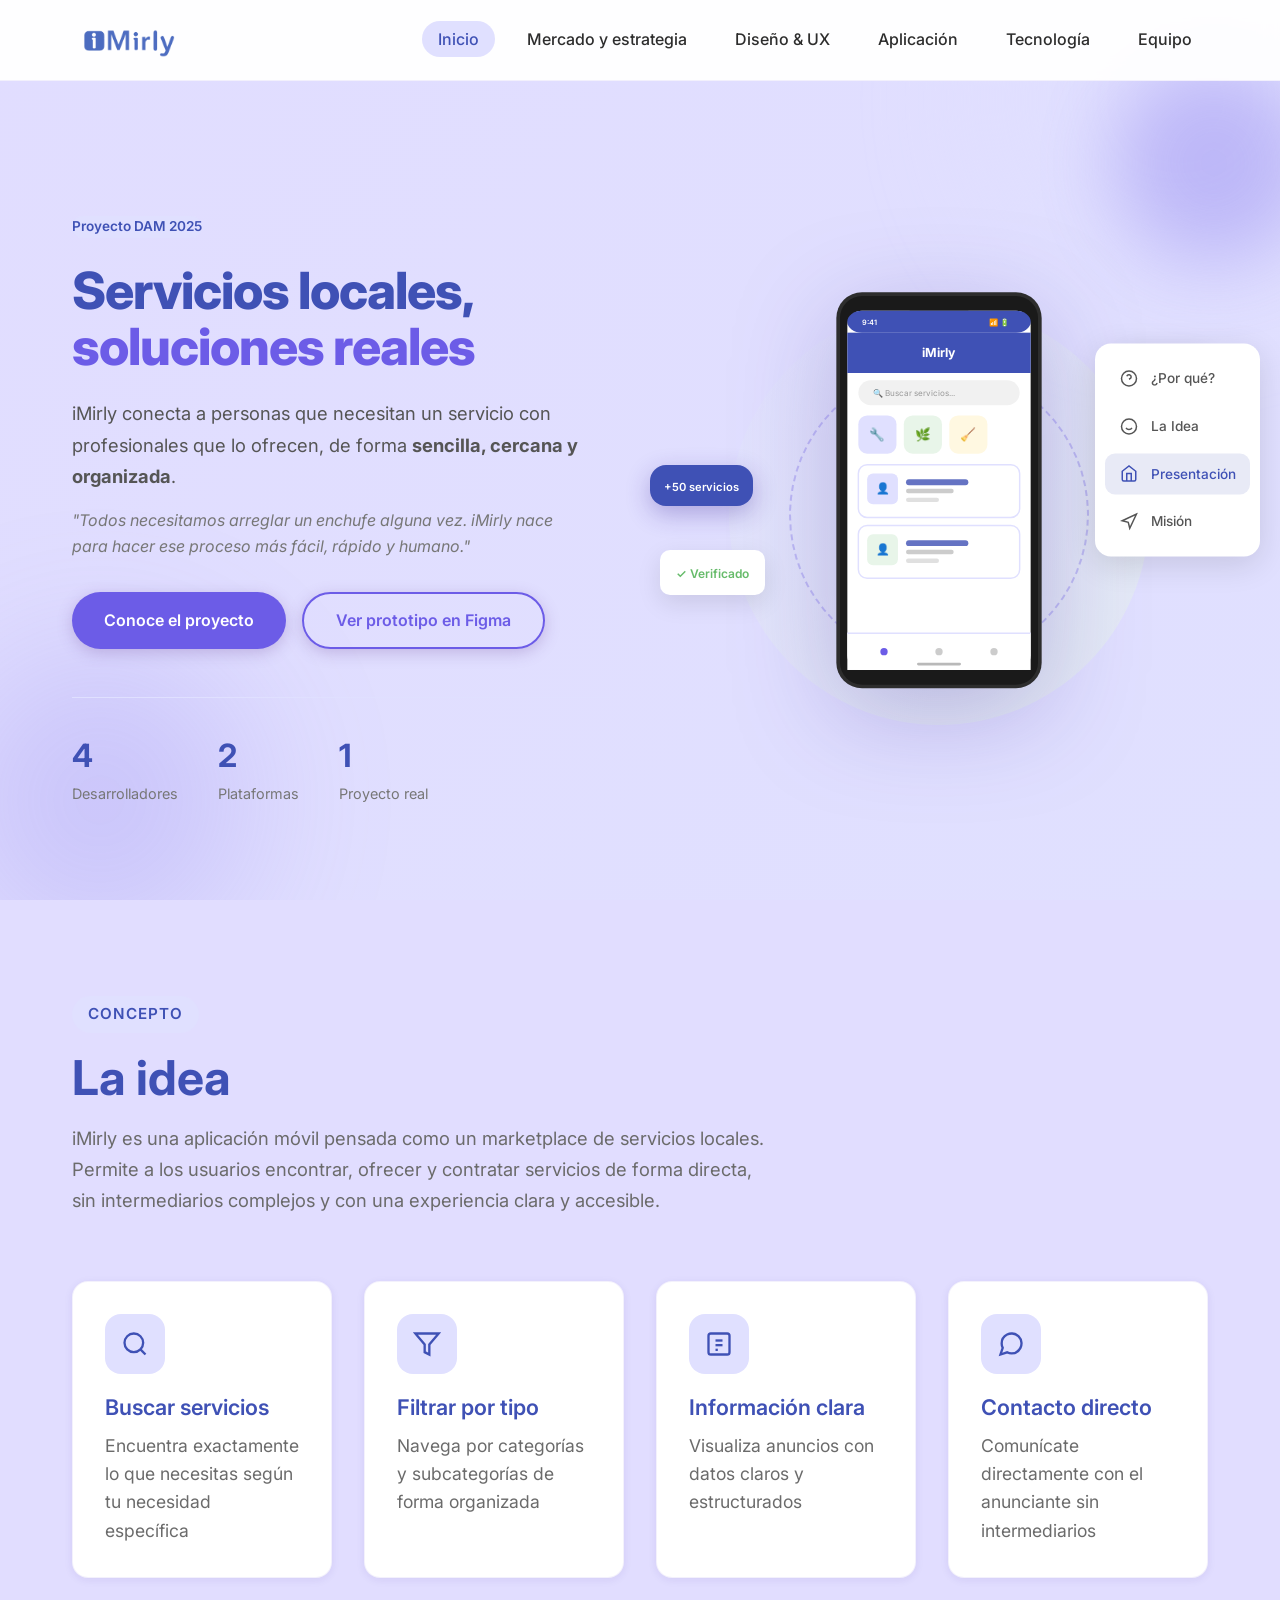
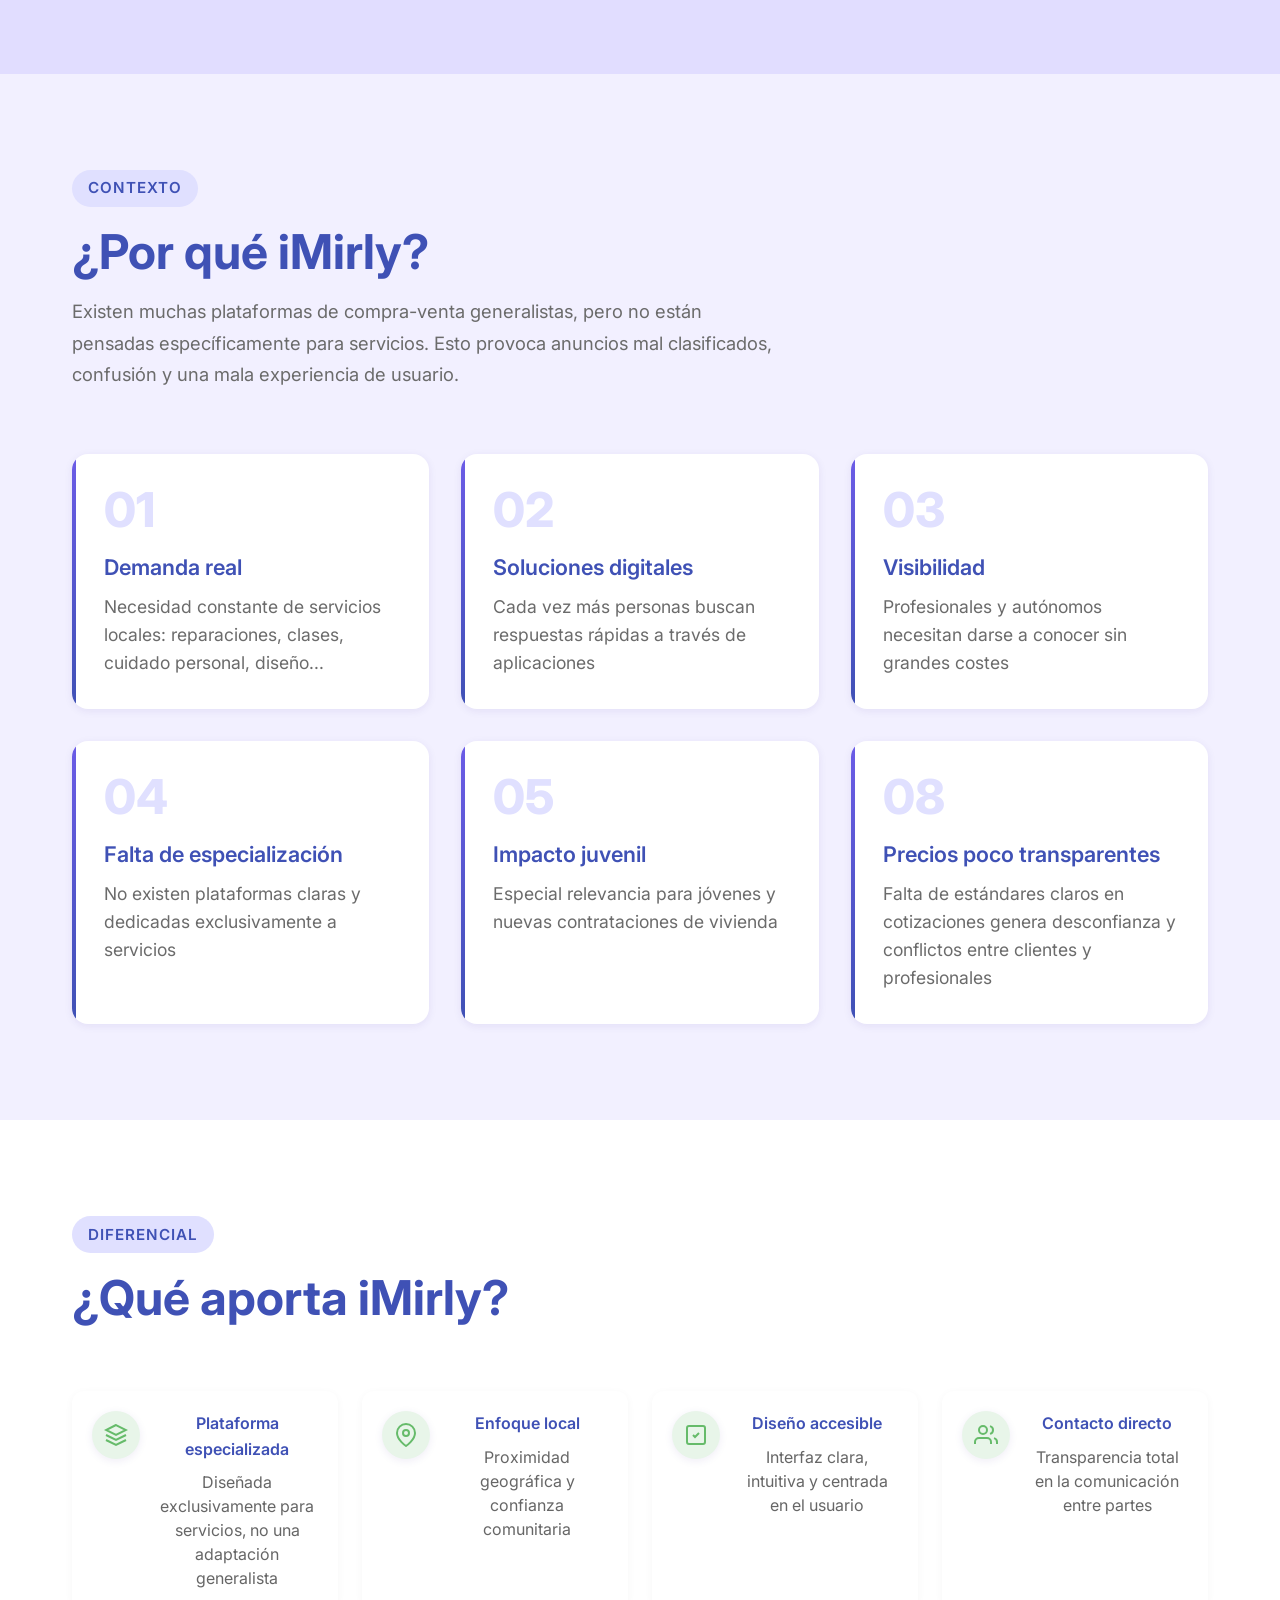
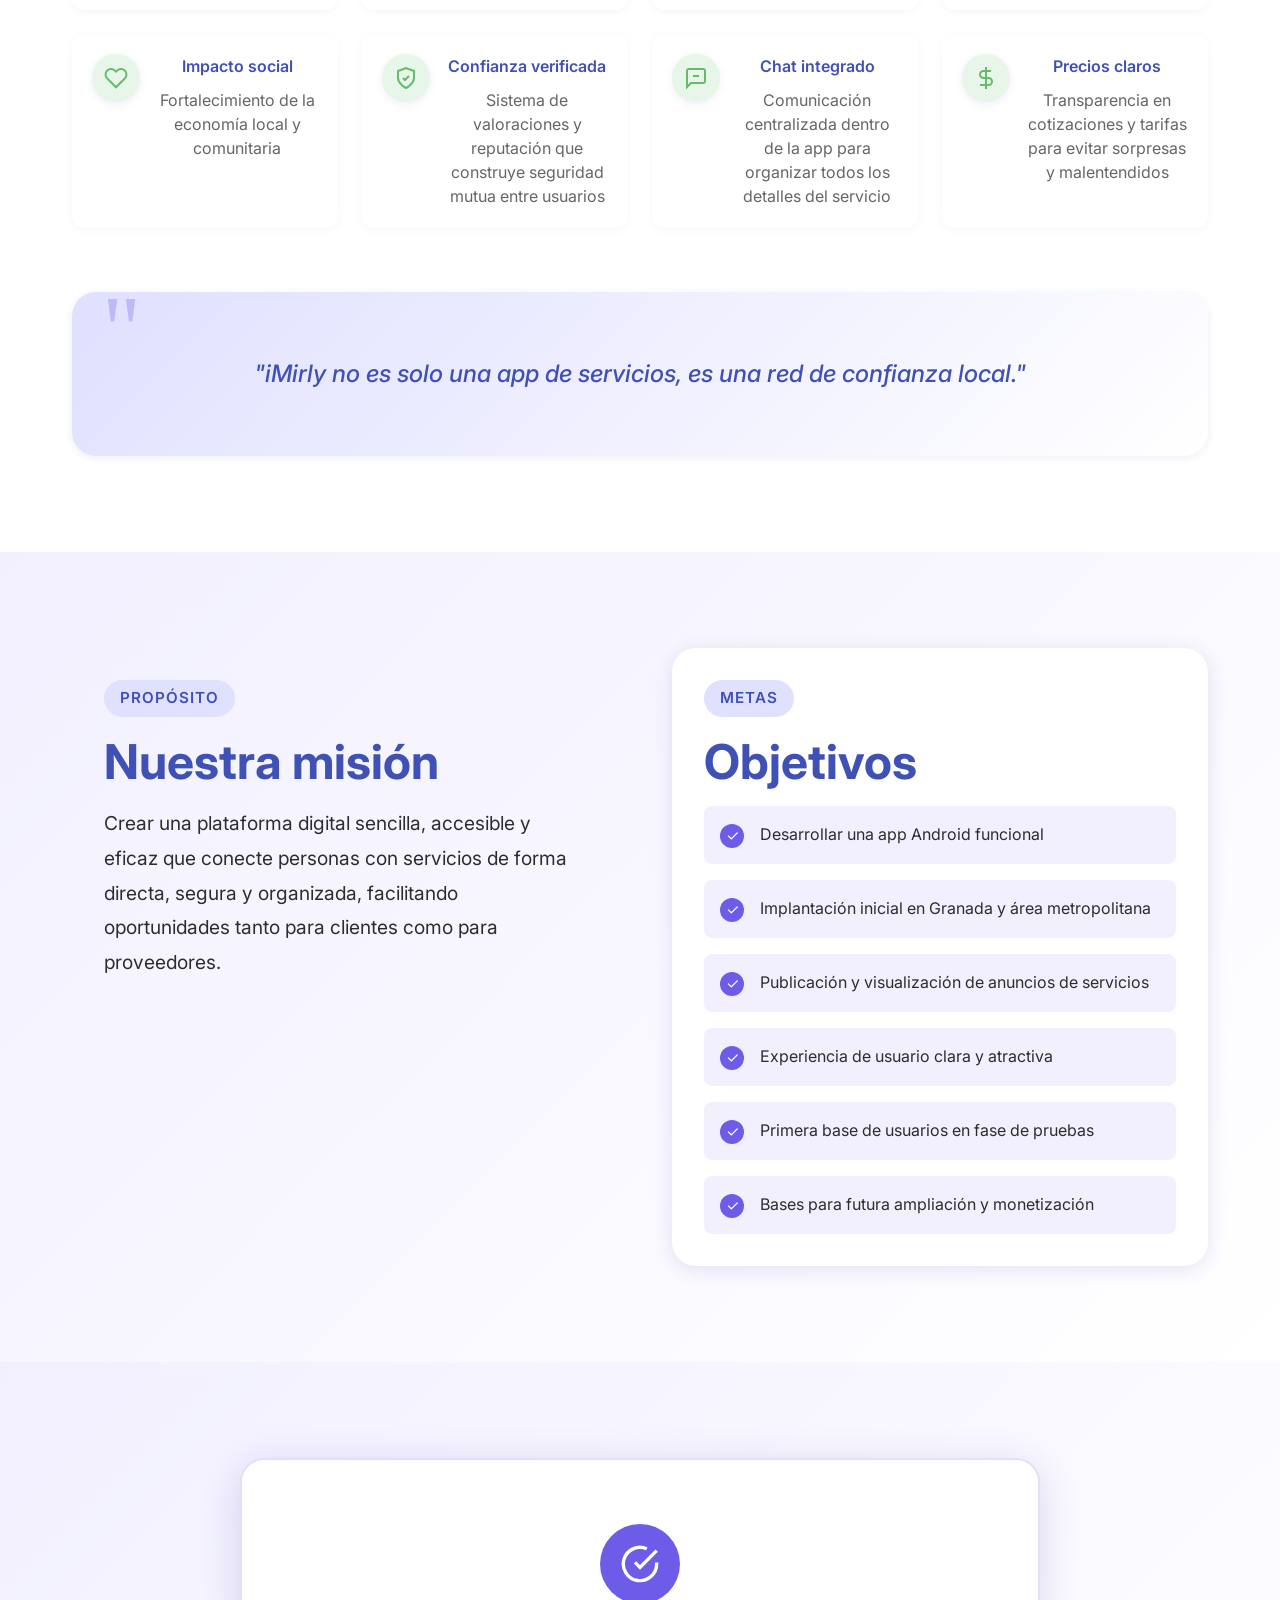
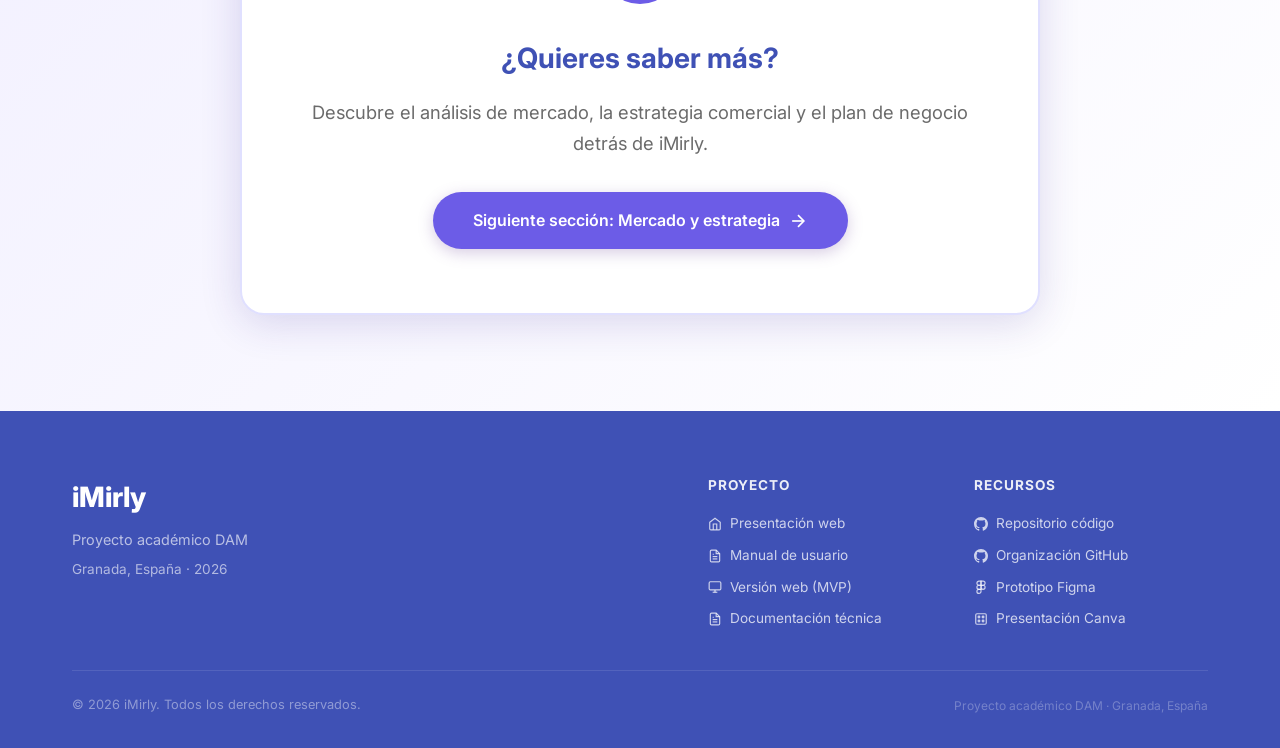
<file: index.html>
<!DOCTYPE html>
<html lang="es">

<head>
    <meta charset="UTF-8">
    <meta name="viewport" content="width=device-width, initial-scale=1.0">
    <title>iMirly - Servicios Locales, Soluciones Reales</title>
    <link rel="preconnect" href="https://fonts.googleapis.com">
    <link rel="preconnect" href="https://fonts.gstatic.com" crossorigin>
    <link href="https://fonts.googleapis.com/css2?family=Inter:wght@300;400;500;600;700;800&display=swap"
        rel="stylesheet">
    <link rel="stylesheet" href="styles.css">
    <link rel="stylesheet" href="mobile.css">
</head>

<body>
    <!-- Header / Navbar -->
    <header class="header" id="header">
        <nav class="nav container">
            <img src="./assets/img/iMirlyazul.png" alt="Vista previa de la aplicación iMirly"
                                class="nav__logo" style="width: 120px; height: auto;">
            <!-- <a href="#" class="nav__logo">iMirly</a> -->
            <ul class="nav__menu">
                <li class="nav__item">
                    <a href="#home" class="nav__link active">Inicio</a>
                </li>
                <li class="nav__item">
                    <a href="mercado-y-estrategia.html" class="nav__link">Mercado y estrategia</a>
                </li>
                <li class="nav__item">
                    <a href="diseno-ux.html" class="nav__link">Diseño & UX</a>
                </li>
                </li>
                <li class="nav__item">
                    <a href="aplicacion.html" class="nav__link">Aplicación</a>
                </li>
                </li>
                <li class="nav__item">
                    <a href="tecnologia.html" class="nav__link">Tecnología</a>
                </li>
                </li>
                <li class="nav__item">
                    <a href="equipo.html" class="nav__link">Equipo</a>
                </li>
            </ul>
            <button class="nav__toggle" id="nav-toggle">
                <span></span>
                <span></span>
                <span></span>
            </button>
        </nav>
    </header>

    <!-- Menú Flotante Lateral -->
    <nav class="floating-nav" id="floating-nav">
        <div class="floating-nav__menu active" id="floating-menu">
            <a href="#problem" class="floating-nav__link" data-section="problem">
                <span class="floating-nav__icon">
                    <svg viewBox="0 0 24 24" fill="none" stroke="currentColor" stroke-width="2"><circle cx="12" cy="12" r="10"/><path d="M9.09 9a3 3 0 0 1 5.83 1c0 2-3 3-3 3"/><line x1="12" y1="17" x2="12.01" y2="17"/></svg>
                </span>
                <span class="floating-nav__label">¿Por qué?</span>
            </a>
            <a href="#idea" class="floating-nav__link" data-section="idea">
                <span class="floating-nav__icon">
                    <svg viewBox="0 0 24 24" fill="none" stroke="currentColor" stroke-width="2"><circle cx="12" cy="12" r="10"/><path d="M8 14s1.5 2 4 2 4-2 4-2"/><line x1="9" y1="9" x2="9.01" y2="9"/><line x1="15" y1="9" x2="15.01" y2="9"/></svg>
                </span>
                <span class="floating-nav__label">La Idea</span>
            </a>
            <a href="#home" class="floating-nav__link" data-section="home">
                <span class="floating-nav__icon">
                    <svg viewBox="0 0 24 24" fill="none" stroke="currentColor" stroke-width="2"><path d="M3 9l9-7 9 7v11a2 2 0 0 1-2 2H5a2 2 0 0 1-2-2z"/><polyline points="9 22 9 12 15 12 15 22"/></svg>
                </span>
                <span class="floating-nav__label">Presentación</span>
            </a>
            <a href="#mission" class="floating-nav__link" data-section="mission">
                <span class="floating-nav__icon">
                    <svg viewBox="0 0 24 24" fill="none" stroke="currentColor" stroke-width="2"><polygon points="3 11 22 2 13 21 11 13 3 11"/></svg>
                </span>
                <span class="floating-nav__label">Misión</span>
            </a>
        </div>
    </nav>


    <!-- Hero Section -->
    <section class="hero" id="home">
        <div class="hero__decoration hero__decoration--1"></div>
        <div class="hero__decoration hero__decoration--2"></div>
        <div class="hero__decoration hero__decoration--3"></div>

        <div class="container">
            <div class="hero__wrapper"
                style="display: grid; grid-template-columns: 1fr 1fr; gap: 60px; align-items: center; min-height: auto; padding: 100px 0 60px;">

                <!-- Contenido texto -->
                <div class="hero__content fade-in" style="max-width: 540px; position: relative; z-index: 2;">
                    <span
                        style="display: inline-block; background: #e0e0ff; color: #3f51b5; border-radius: 20px; font-size: 0.85rem; font-weight: 600; margin-bottom: 24px;">
                        Proyecto DAM 2025
                    </span>

                    <h1 class="hero__title"
                        style="font-size: 3.2rem; line-height: 1.1; margin-bottom: 24px; color: #3f51b5;">
                        Servicios locales,<br>
                        <span style="color: #6c5ce7;">soluciones reales</span>
                    </h1>

                    <p class="hero__subtitle"
                        style="font-size: 1.15rem; line-height: 1.7; color: #555; margin-bottom: 16px;">
                        iMirly conecta a personas que necesitan un servicio con profesionales que lo ofrecen, de forma
                        <strong>sencilla, cercana y organizada</strong>.
                    </p>

                    <p class="hero__text"
                        style="font-size: 1rem; color: #777; margin-bottom: 32px; font-style: italic;">
                        "Todos necesitamos arreglar un enchufe alguna vez. iMirly nace para hacer ese proceso más fácil,
                        rápido y humano."
                    </p>

                    <div style="display: flex; gap: 16px; flex-wrap: wrap;">
                        <a href="index.html#idea" class="btn btn--primary" style="padding: 14px 32px; font-size: 1rem;">
                            Conoce el proyecto
                        </a>
                        <a href="diseno-ux.html#figma" class="btn btn--secondary"
                            style="padding: 14px 32px; font-size: 1rem; background: transparent; border: 2px solid #6c5ce7; color: #6c5ce7;">
                            Ver prototipo en Figma
                        </a>
                    </div>

                    <!-- Stats -->
                    <div
                        style="display: flex; gap: 40px; margin-top: 48px; padding-top: 32px; border-top: 1px solid #e0e0ff;">
                        <div>
                            <span style="display: block; font-size: 2rem; font-weight: 700; color: #3f51b5;">4</span>
                            <span style="font-size: 0.9rem; color: #777;">Desarrolladores</span>
                        </div>
                        <div>
                            <span style="display: block; font-size: 2rem; font-weight: 700; color: #3f51b5;">2</span>
                            <span style="font-size: 0.9rem; color: #777;">Plataformas</span>
                        </div>
                        <div>
                            <span style="display: block; font-size: 2rem; font-weight: 700; color: #3f51b5;">1</span>
                            <span style="font-size: 0.9rem; color: #777;">Proyecto real</span>
                        </div>
                    </div>
                </div>

                <!-- Mockup de App Móvil - Posicionado arriba -->
                <div class="hero__mockup fade-in"
                    style="display: flex; justify-content: center; align-items: flex-start; position: relative; margin-top: -40px;">

                    <!-- Círculos decorativos de fondo -->
                    <div
                        style="position: absolute; width: 420px; height: 420px; border-radius: 50%; background: linear-gradient(135deg, #e0e0ff 0%, #e8f5e9 100%); opacity: 0.5; top: 20px; z-index: 0;">
                    </div>
                    <div
                        style="position: absolute; width: 300px; height: 300px; border-radius: 50%; border: 2px dashed #6c5ce7; opacity: 0.3; top: 80px; animation: spin 20s linear infinite; z-index: 0;">
                    </div>

                    <!-- Teléfono móvil -->
                    <svg viewBox="0 0 300 560"
                        style="width: 220px; height: auto; filter: drop-shadow(0 25px 50px rgba(50, 30, 146, 0.25)); position: relative; z-index: 1;">
                        <!-- Marco del teléfono -->
                        <rect x="10" y="10" width="280" height="540" rx="35" fill="#2D2D2D" />
                        <rect x="15" y="15" width="270" height="530" rx="30" fill="#1a1a1a" />

                        <!-- Pantalla -->
                        <rect x="25" y="35" width="250" height="490" rx="20" fill="#ffffff" />

                        <!-- Notch -->
                        <path d="M 110 35 L 110 50 Q 110 55 115 55 L 185 55 Q 190 55 190 50 L 190 35 Z"
                            fill="#1a1a1a" />

                        <!-- Status Bar -->
                        <rect x="25" y="35" width="250" height="30" rx="20" fill="#3f51b5" />
                        <text x="45" y="55" fill="white" font-size="10" font-family="Inter, sans-serif"
                            font-weight="600">9:41</text>
                        <text x="245" y="55" fill="white" font-size="10" font-family="Inter, sans-serif"
                            text-anchor="end">📶 🔋</text>

                        <!-- Header App -->
                        <rect x="25" y="65" width="250" height="55" fill="#3f51b5" />
                        <text x="150" y="98" fill="white" font-size="17" font-family="Inter, sans-serif"
                            font-weight="700" text-anchor="middle">iMirly</text>

                        <!-- Search Bar -->
                        <rect x="40" y="130" width="220" height="34" rx="17" fill="#F1F1F1" />
                        <text x="60" y="152" fill="#999" font-size="11" font-family="Inter, sans-serif">🔍 Buscar
                            servicios...</text>

                        <!-- Categorías -->
                        <rect x="40" y="178" width="52" height="52" rx="12" fill="#e0e0ff" />
                        <text x="66" y="210" fill="#6c5ce7" font-size="17" text-anchor="middle">🔧</text>

                        <rect x="102" y="178" width="52" height="52" rx="12" fill="#e8f5e9" />
                        <text x="128" y="210" fill="#66bb6a" font-size="17" text-anchor="middle">🌿</text>

                        <rect x="164" y="178" width="52" height="52" rx="12" fill="#FFF8E1" />
                        <text x="190" y="210" fill="#ffa726" font-size="17" text-anchor="middle">🧹</text>

                        <!-- Cards de servicios -->
                        <rect x="40" y="245" width="220" height="72" rx="12" fill="white" stroke="#e0e0ff"
                            stroke-width="2" />
                        <rect x="52" y="257" width="42" height="42" rx="8" fill="#e0e0ff" />
                        <text x="73" y="282" fill="#6c5ce7" font-size="15" text-anchor="middle">👤</text>
                        <rect x="105" y="265" width="85" height="8" rx="4" fill="#3f51b5" opacity="0.8" />
                        <rect x="105" y="278" width="65" height="6" rx="3" fill="#999" opacity="0.5" />
                        <rect x="105" y="290" width="45" height="6" rx="3" fill="#999" opacity="0.3" />

                        <rect x="40" y="328" width="220" height="72" rx="12" fill="white" stroke="#e0e0ff"
                            stroke-width="2" />
                        <rect x="52" y="340" width="42" height="42" rx="8" fill="#e8f5e9" />
                        <text x="73" y="365" fill="#66bb6a" font-size="15" text-anchor="middle">👤</text>
                        <rect x="105" y="348" width="85" height="8" rx="4" fill="#3f51b5" opacity="0.8" />
                        <rect x="105" y="361" width="65" height="6" rx="3" fill="#999" opacity="0.5" />
                        <rect x="105" y="373" width="45" height="6" rx="3" fill="#999" opacity="0.3" />

                        <!-- Bottom Navigation -->
                        <rect x="25" y="475" width="250" height="50" fill="white" />
                        <line x1="25" y1="475" x2="275" y2="475" stroke="#e0e0ff" stroke-width="2" />
                        <circle cx="75" cy="500" r="5" fill="#6c5ce7" />
                        <circle cx="150" cy="500" r="5" fill="#ccc" />
                        <circle cx="225" cy="500" r="5" fill="#ccc" />

                        <!-- Home Indicator -->
                        <rect x="120" y="515" width="60" height="4" rx="2" fill="#1a1a1a" opacity="0.3" />
                    </svg>

                    <!-- Elementos flotantes - Reposicionados más arriba -->
                    <div
                        style="position: absolute; top: 60px; right: 0px; padding: 10px 16px; background: white; border-radius: 10px; box-shadow: 0 8px 25px rgba(0,0,0,0.1); animation: float 3s ease-in-out infinite; z-index: 2;">
                        <span style="font-size: 1.2rem;">⭐</span>
                        <span style="font-size: 0.75rem; color: #3f51b5; font-weight: 600; margin-left: 6px;">4.8</span>
                    </div>

                    <div
                        style="position: absolute; bottom: 100px; left: -10px; padding: 10px 16px; background: white; border-radius: 10px; box-shadow: 0 8px 25px rgba(0,0,0,0.1); animation: float 3s ease-in-out infinite 0.5s; z-index: 2;">
                        <span style="font-size: 0.75rem; color: #66bb6a; font-weight: 600;">✓ Verificado</span>
                    </div>

                    <div
                        style="position: absolute; top: 180px; left: -20px; padding: 8px 14px; background: #3f51b5; border-radius: 16px; box-shadow: 0 8px 25px rgba(50,30,146,0.3); animation: float 3s ease-in-out infinite 1s; z-index: 2;">
                        <span style="font-size: 0.7rem; color: white; font-weight: 600;">+50 servicios</span>
                    </div>
                </div>
            </div>
        </div>
    </section>

    <!-- La Idea Section -->
    <section class="section section--idea" id="idea">
        <div class="container">
            <div class="section__header fade-in">
                <span class="section__tag">Concepto</span>
                <h2 class="section__title">La idea</h2>
                <p class="section__description">
                    iMirly es una aplicación móvil pensada como un marketplace de servicios locales. Permite a los
                    usuarios encontrar, ofrecer y contratar servicios de forma directa, sin intermediarios complejos y
                    con una experiencia clara y accesible.
                </p>
            </div>
            <div class="features">
                <div class="feature-card fade-in">
                    <div class="feature-card__icon">
                        <svg viewBox="0 0 24 24" fill="none" stroke="currentColor" stroke-width="2">
                            <circle cx="11" cy="11" r="8" />
                            <path d="M21 21L16.65 16.65" />
                        </svg>
                    </div>
                    <h3 class="feature-card__title">Buscar servicios</h3>
                    <p class="feature-card__text">Encuentra exactamente lo que necesitas según tu necesidad específica
                    </p>
                </div>
                <div class="feature-card fade-in">
                    <div class="feature-card__icon">
                        <svg viewBox="0 0 24 24" fill="none" stroke="currentColor" stroke-width="2">
                            <polygon points="22 3 2 3 10 12.46 10 19 14 21 14 12.46 22 3" />
                        </svg>
                    </div>
                    <h3 class="feature-card__title">Filtrar por tipo</h3>
                    <p class="feature-card__text">Navega por categorías y subcategorías de forma organizada</p>
                </div>
                <div class="feature-card fade-in">
                    <div class="feature-card__icon">
                        <svg viewBox="0 0 24 24" fill="none" stroke="currentColor" stroke-width="2">
                            <rect x="3" y="3" width="18" height="18" rx="2" />
                            <line x1="9" y1="9" x2="15" y2="9" />
                            <line x1="9" y1="13" x2="15" y2="13" />
                            <line x1="9" y1="17" x2="11" y2="17" />
                        </svg>
                    </div>
                    <h3 class="feature-card__title">Información clara</h3>
                    <p class="feature-card__text">Visualiza anuncios con datos claros y estructurados</p>
                </div>
                <div class="feature-card fade-in">
                    <div class="feature-card__icon">
                        <svg viewBox="0 0 24 24" fill="none" stroke="currentColor" stroke-width="2">
                            <path
                                d="M21 11.5a8.38 8.38 0 0 1-.9 3.8 8.5 8.5 0 0 1-7.6 4.7 8.38 8.38 0 0 1-3.8-.9L3 21l1.9-5.7a8.38 8.38 0 0 1-.9-3.8 8.5 8.5 0 0 1 4.7-7.6 8.38 8.38 0 0 1 3.8-.9h.5a8.48 8.48 0 0 1 8 8v.5z" />
                        </svg>
                    </div>
                    <h3 class="feature-card__title">Contacto directo</h3>
                    <p class="feature-card__text">Comunícate directamente con el anunciante sin intermediarios</p>
                </div>
            </div>
        </div>
    </section>

    <!-- El Problema Section -->
    <section class="section section--problem" id="problem">
        <div class="container">
            <div class="section__header fade-in">
                <span class="section__tag">Contexto</span>
                <h2 class="section__title">¿Por qué iMirly?</h2>
                <p class="section__description">
                    Existen muchas plataformas de compra-venta generalistas, pero no están pensadas específicamente para
                    servicios. Esto provoca anuncios mal clasificados, confusión y una mala experiencia de usuario.
                </p>
            </div>
            <div class="problem-grid">
                <div class="problem-card fade-in">
                    <div class="problem-card__number">01</div>
                    <h3 class="problem-card__title">Demanda real</h3>
                    <p class="problem-card__text">Necesidad constante de servicios locales: reparaciones, clases,
                        cuidado personal, diseño...</p>
                </div>
                <div class="problem-card fade-in">
                    <div class="problem-card__number">02</div>
                    <h3 class="problem-card__title">Soluciones digitales</h3>
                    <p class="problem-card__text">Cada vez más personas buscan respuestas rápidas a través de
                        aplicaciones</p>
                </div>
                <div class="problem-card fade-in">
                    <div class="problem-card__number">03</div>
                    <h3 class="problem-card__title">Visibilidad</h3>
                    <p class="problem-card__text">Profesionales y autónomos necesitan darse a conocer sin grandes costes
                    </p>
                </div>
                <div class="problem-card fade-in">
                    <div class="problem-card__number">04</div>
                    <h3 class="problem-card__title">Falta de especialización</h3>
                    <p class="problem-card__text">No existen plataformas claras y dedicadas exclusivamente a servicios
                    </p>
                </div>
                <div class="problem-card fade-in">
                    <div class="problem-card__number">05</div>
                    <h3 class="problem-card__title">Impacto juvenil</h3>
                    <p class="problem-card__text">Especial relevancia para jóvenes y nuevas contrataciones de vivienda
                    </p>
                </div>


                <div class="problem-card fade-in">
                    <div class="problem-card__number">08</div>
                    <h3 class="problem-card__title">Precios poco transparentes</h3>
                    <p class="problem-card__text">Falta de estándares claros en cotizaciones genera desconfianza y
                        conflictos entre clientes y profesionales</p>
                </div>
            </div>
        </div>
    </section>

    <!-- Propuesta de Valor Section -->
    <section class="section section--value" id="value">
        <div class="container">
            <div class="section__header fade-in">
                <span class="section__tag">Diferencial</span>
                <h2 class="section__title">¿Qué aporta iMirly?</h2>
            </div>

            <div class="value-grid"
                style="display: grid; grid-template-columns: repeat(4, 1fr); gap: 24px; margin-bottom: 48px;">
                <!-- Fila 1 -->
                <div class="value-item fade-in"
                    style="display: flex; align-items: flex-start; gap: 16px; padding: 20px; background: #fff; border-radius: 12px; box-shadow: 0 2px 8px rgba(0,0,0,0.04);">
                    <div class="value-item__icon"
                        style="flex-shrink: 0; width: 48px; height: 48px; background: #E8F5E9; border-radius: 50%; display: flex; align-items: center; justify-content: center; color: #66bb6a;">
                        <svg viewBox="0 0 24 24" fill="none" stroke="currentColor" stroke-width="2"
                            style="width: 24px; height: 24px;">
                            <path d="M12 2L2 7l10 5 10-5-10-5zM2 17l10 5 10-5M2 12l10 5 10-5" />
                        </svg>
                    </div>
                    <div>
                        <h3 class="value-item__title"
                            style="font-size: 1rem; font-weight: 600; color: #3f51b5; margin-bottom: 8px;">Plataforma
                            especializada</h3>
                        <p class="value-item__text"
                            style="font-size: 1rem; color: #666; line-height: 1.5; margin: 0;">Diseñada exclusivamente
                            para servicios, no una adaptación generalista</p>
                    </div>
                </div>

                <div class="value-item fade-in"
                    style="display: flex; align-items: flex-start; gap: 16px; padding: 20px; background: #fff; border-radius: 12px; box-shadow: 0 2px 8px rgba(0,0,0,0.04);">
                    <div class="value-item__icon"
                        style="flex-shrink: 0; width: 48px; height: 48px; background: #E8F5E9; border-radius: 50%; display: flex; align-items: center; justify-content: center; color: #66bb6a;">
                        <svg viewBox="0 0 24 24" fill="none" stroke="currentColor" stroke-width="2"
                            style="width: 24px; height: 24px;">
                            <path d="M21 10c0 7-9 13-9 13s-9-6-9-13a9 9 0 0 1 18 0z" />
                            <circle cx="12" cy="10" r="3" />
                        </svg>
                    </div>
                    <div>
                        <h3 class="value-item__title"
                            style="font-size: 1rem; font-weight: 600; color: #3f51b5; margin-bottom: 8px;">Enfoque local
                        </h3>
                        <p class="value-item__text"
                            style="font-size: 1rem; color: #666; line-height: 1.5; margin: 0;">Proximidad geográfica y
                            confianza comunitaria</p>
                    </div>
                </div>

                <div class="value-item fade-in"
                    style="display: flex; align-items: flex-start; gap: 16px; padding: 20px; background: #fff; border-radius: 12px; box-shadow: 0 2px 8px rgba(0,0,0,0.04);">
                    <div class="value-item__icon"
                        style="flex-shrink: 0; width: 48px; height: 48px; background: #E8F5E9; border-radius: 50%; display: flex; align-items: center; justify-content: center; color: #66bb6a;">
                        <svg viewBox="0 0 24 24" fill="none" stroke="currentColor" stroke-width="2"
                            style="width: 24px; height: 24px;">
                            <rect x="3" y="3" width="18" height="18" rx="2" />
                            <path d="M9 12l2 2 4-4" />
                        </svg>
                    </div>
                    <div>
                        <h3 class="value-item__title"
                            style="font-size: 1rem; font-weight: 600; color: #3f51b5; margin-bottom: 8px;">Diseño
                            accesible</h3>
                        <p class="value-item__text"
                            style="font-size: 1rem; color: #666; line-height: 1.5; margin: 0;">Interfaz clara,
                            intuitiva y centrada en el usuario</p>
                    </div>
                </div>

                <div class="value-item fade-in"
                    style="display: flex; align-items: flex-start; gap: 16px; padding: 20px; background: #fff; border-radius: 12px; box-shadow: 0 2px 8px rgba(0,0,0,0.04);">
                    <div class="value-item__icon"
                        style="flex-shrink: 0; width: 48px; height: 48px; background: #E8F5E9; border-radius: 50%; display: flex; align-items: center; justify-content: center; color: #66bb6a;">
                        <svg viewBox="0 0 24 24" fill="none" stroke="currentColor" stroke-width="2"
                            style="width: 24px; height: 24px;">
                            <path d="M17 21v-2a4 4 0 0 0-4-4H5a4 4 0 0 0-4 4v2" />
                            <circle cx="9" cy="7" r="4" />
                            <path d="M23 21v-2a4 4 0 0 0-3-3.87M16 3.13a4 4 0 0 1 0 7.75" />
                        </svg>
                    </div>
                    <div>
                        <h3 class="value-item__title"
                            style="font-size: 1rem; font-weight: 600; color: #3f51b5; margin-bottom: 8px;">Contacto
                            directo</h3>
                        <p class="value-item__text"
                            style="font-size: 1rem; color: #666; line-height: 1.5; margin: 0;">Transparencia total en
                            la comunicación entre partes</p>
                    </div>
                </div>

                <!-- Fila 2 -->
                <div class="value-item fade-in"
                    style="display: flex; align-items: flex-start; gap: 16px; padding: 20px; background: #fff; border-radius: 12px; box-shadow: 0 2px 8px rgba(0,0,0,0.04);">
                    <div class="value-item__icon"
                        style="flex-shrink: 0; width: 48px; height: 48px; background: #E8F5E9; border-radius: 50%; display: flex; align-items: center; justify-content: center; color: #66bb6a;">
                        <svg viewBox="0 0 24 24" fill="none" stroke="currentColor" stroke-width="2"
                            style="width: 24px; height: 24px;">
                            <path
                                d="M20.84 4.61a5.5 5.5 0 0 0-7.78 0L12 5.67l-1.06-1.06a5.5 5.5 0 0 0-7.78 7.78l1.06 1.06L12 21.23l7.78-7.78 1.06-1.06a5.5 5.5 0 0 0 0-7.78z" />
                        </svg>
                    </div>
                    <div>
                        <h3 class="value-item__title"
                            style="font-size: 1rem; font-weight: 600; color: #3f51b5; margin-bottom: 8px;">Impacto
                            social</h3>
                        <p class="value-item__text"
                            style="font-size: 1rem; color: #666; line-height: 1.5; margin: 0;">Fortalecimiento de la
                            economía local y comunitaria</p>
                    </div>
                </div>

                <div class="value-item fade-in"
                    style="display: flex; align-items: flex-start; gap: 16px; padding: 20px; background: #fff; border-radius: 12px; box-shadow: 0 2px 8px rgba(0,0,0,0.04);">
                    <div class="value-item__icon"
                        style="flex-shrink: 0; width: 48px; height: 48px; background: #E8F5E9; border-radius: 50%; display: flex; align-items: center; justify-content: center; color: #66bb6a;">
                        <svg viewBox="0 0 24 24" fill="none" stroke="currentColor" stroke-width="2"
                            style="width: 24px; height: 24px;">
                            <path d="M12 22s8-4 8-10V5l-8-3-8 3v7c0 6 8 10 8 10z" />
                            <path d="M9 12l2 2 4-4" />
                        </svg>
                    </div>
                    <div>
                        <h3 class="value-item__title"
                            style="font-size: 1rem; font-weight: 600; color: #3f51b5; margin-bottom: 8px;">Confianza
                            verificada</h3>
                        <p class="value-item__text"
                            style="font-size: 1rem; color: #666; line-height: 1.5; margin: 0;">Sistema de valoraciones
                            y reputación que construye seguridad mutua entre usuarios</p>
                    </div>
                </div>

                <div class="value-item fade-in"
                    style="display: flex; align-items: flex-start; gap: 16px; padding: 20px; background: #fff; border-radius: 12px; box-shadow: 0 2px 8px rgba(0,0,0,0.04);">
                    <div class="value-item__icon"
                        style="flex-shrink: 0; width: 48px; height: 48px; background: #E8F5E9; border-radius: 50%; display: flex; align-items: center; justify-content: center; color: #66bb6a;">
                        <svg viewBox="0 0 24 24" fill="none" stroke="currentColor" stroke-width="2"
                            style="width: 24px; height: 24px;">
                            <path d="M21 15a2 2 0 0 1-2 2H7l-4 4V5a2 2 0 0 1 2-2h14a2 2 0 0 1 2 2z" />
                            <line x1="9" y1="10" x2="15" y2="10" />
                        </svg>
                    </div>
                    <div>
                        <h3 class="value-item__title"
                            style="font-size: 1rem; font-weight: 600; color: #3f51b5; margin-bottom: 8px;">Chat
                            integrado</h3>
                        <p class="value-item__text"
                            style="font-size: 1rem; color: #666; line-height: 1.5; margin: 0;">Comunicación
                            centralizada dentro de la app para organizar todos los detalles del servicio</p>
                    </div>
                </div>

                <div class="value-item fade-in"
                    style="display: flex; align-items: flex-start; gap: 16px; padding: 20px; background: #fff; border-radius: 12px; box-shadow: 0 2px 8px rgba(0,0,0,0.04);">
                    <div class="value-item__icon"
                        style="flex-shrink: 0; width: 48px; height: 48px; background: #E8F5E9; border-radius: 50%; display: flex; align-items: center; justify-content: center; color: #66bb6a;">
                        <svg viewBox="0 0 24 24" fill="none" stroke="currentColor" stroke-width="2"
                            style="width: 24px; height: 24px;">
                            <line x1="12" y1="1" x2="12" y2="23" />
                            <path d="M17 5H9.5a3.5 3.5 0 0 0 0 7h5a3.5 3.5 0 0 1 0 7H6" />
                        </svg>
                    </div>
                    <div>
                        <h3 class="value-item__title"
                            style="font-size: 1rem; font-weight: 600; color: #3f51b5; margin-bottom: 8px;">Precios
                            claros</h3>
                        <p class="value-item__text"
                            style="font-size: 1rem; color: #666; line-height: 1.5; margin: 0;">Transparencia en
                            cotizaciones y tarifas para evitar sorpresas y malentendidos</p>
                    </div>
                </div>
            </div>

            <div class="quote fade-in">
                <blockquote class="quote__text">
                    "iMirly no es solo una app de servicios, es una red de confianza local."
                </blockquote>
            </div>
        </div>
    </section>

    <!-- Misión y Objetivos Section -->
    <section class="section section--mission" id="mission">
        <div class="container">
            <div class="mission-wrapper">
                <div class="mission-block fade-in">
                    <span class="section__tag">Propósito</span>
                    <h2 class="section__title">Nuestra misión</h2>
                    <p class="mission__text">
                        Crear una plataforma digital sencilla, accesible y eficaz que conecte personas con servicios de
                        forma directa, segura y organizada, facilitando oportunidades tanto para clientes como para
                        proveedores.
                    </p>
                </div>
                <div class="objectives-block fade-in">
                    <span class="section__tag">Metas</span>
                    <h2 class="section__title">Objetivos</h2>
                    <ul class="objectives__list">
                        <li class="objective-item">
                            <span class="objective-item__check">✓</span>
                            <span class="objective-item__text">Desarrollar una app Android funcional</span>
                        </li>
                        <li class="objective-item">
                            <span class="objective-item__check">✓</span>
                            <span class="objective-item__text">Implantación inicial en Granada y área
                                metropolitana</span>
                        </li>
                        <li class="objective-item">
                            <span class="objective-item__check">✓</span>
                            <span class="objective-item__text">Publicación y visualización de anuncios de
                                servicios</span>
                        </li>
                        <li class="objective-item">
                            <span class="objective-item__check">✓</span>
                            <span class="objective-item__text">Experiencia de usuario clara y atractiva</span>
                        </li>
                        <li class="objective-item">
                            <span class="objective-item__check">✓</span>
                            <span class="objective-item__text">Primera base de usuarios en fase de pruebas</span>
                        </li>
                        <li class="objective-item">
                            <span class="objective-item__check">✓</span>
                            <span class="objective-item__text">Bases para futura ampliación y monetización</span>
                        </li>
                    </ul>
                </div>
            </div>
        </div>
    </section>



    <!-- Cierre / Siguiente página -->
    <section class="section section--closing" id="cierre">
        <div class="container">
            <div class="closing-block fade-in">
                <div class="closing-block__icon">
                    <svg viewBox="0 0 24 24" fill="none" stroke="currentColor" stroke-width="2">
                        <path d="M22 11.08V12a10 10 0 1 1-5.93-9.14" />
                        <polyline points="22 4 12 14.01 9 11.01" />
                    </svg>
                </div>
                <h2 class="closing-block__title">¿Quieres saber más?</h2>
                <p class="closing-block__text">
                    Descubre el análisis de mercado, la estrategia comercial y el plan de negocio detrás de iMirly.
                </p>
                <a href="mercado-y-estrategia.html" class="btn btn--secondary">
                    Siguiente sección: Mercado y estrategia
                    <svg viewBox="0 0 24 24" fill="none" stroke="currentColor" stroke-width="2"
                        style="width: 20px; height: 20px; margin-left: 8px;">
                        <line x1="5" y1="12" x2="19" y2="12" />
                        <polyline points="12 5 19 12 12 19" />
                    </svg>
                </a>
            </div>
        </div>
    </section>

    <script src="main.js"></script>
    <script src="footer.js"></script>
</body>
</html>
</file>
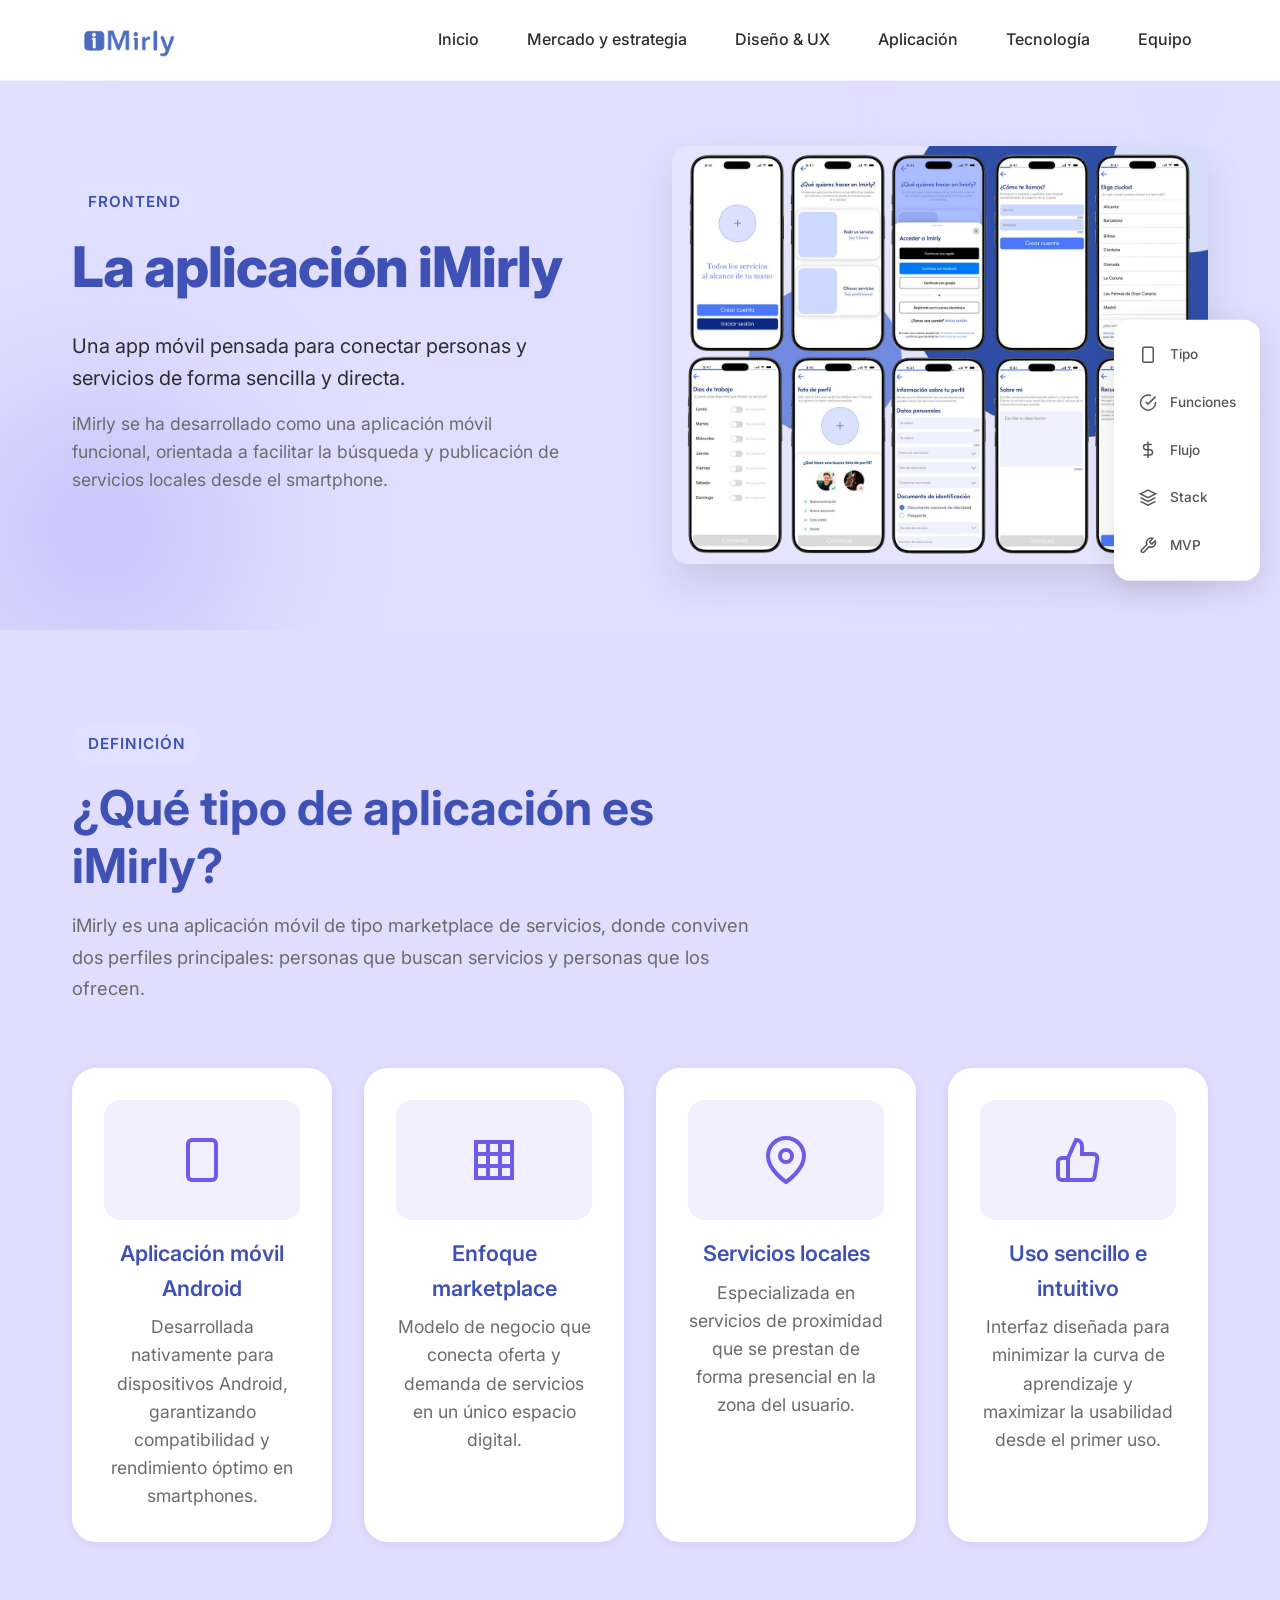
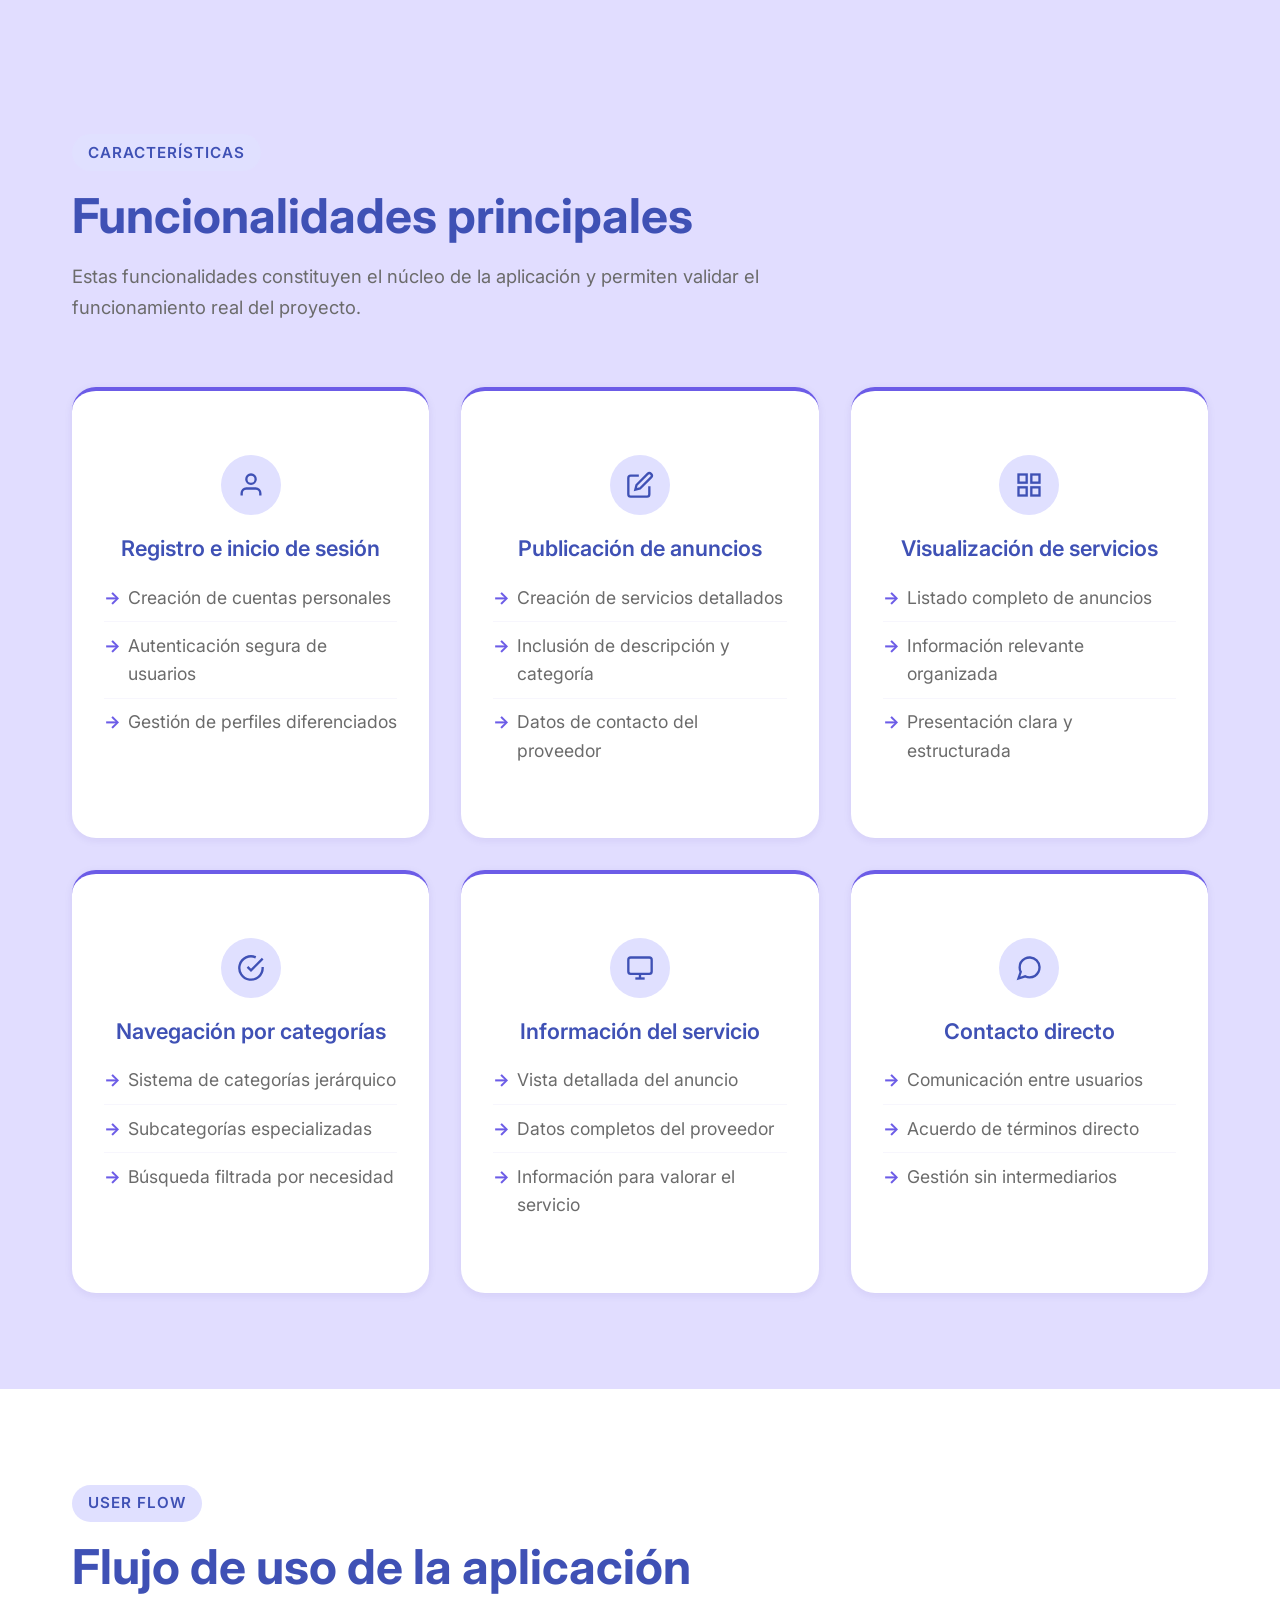
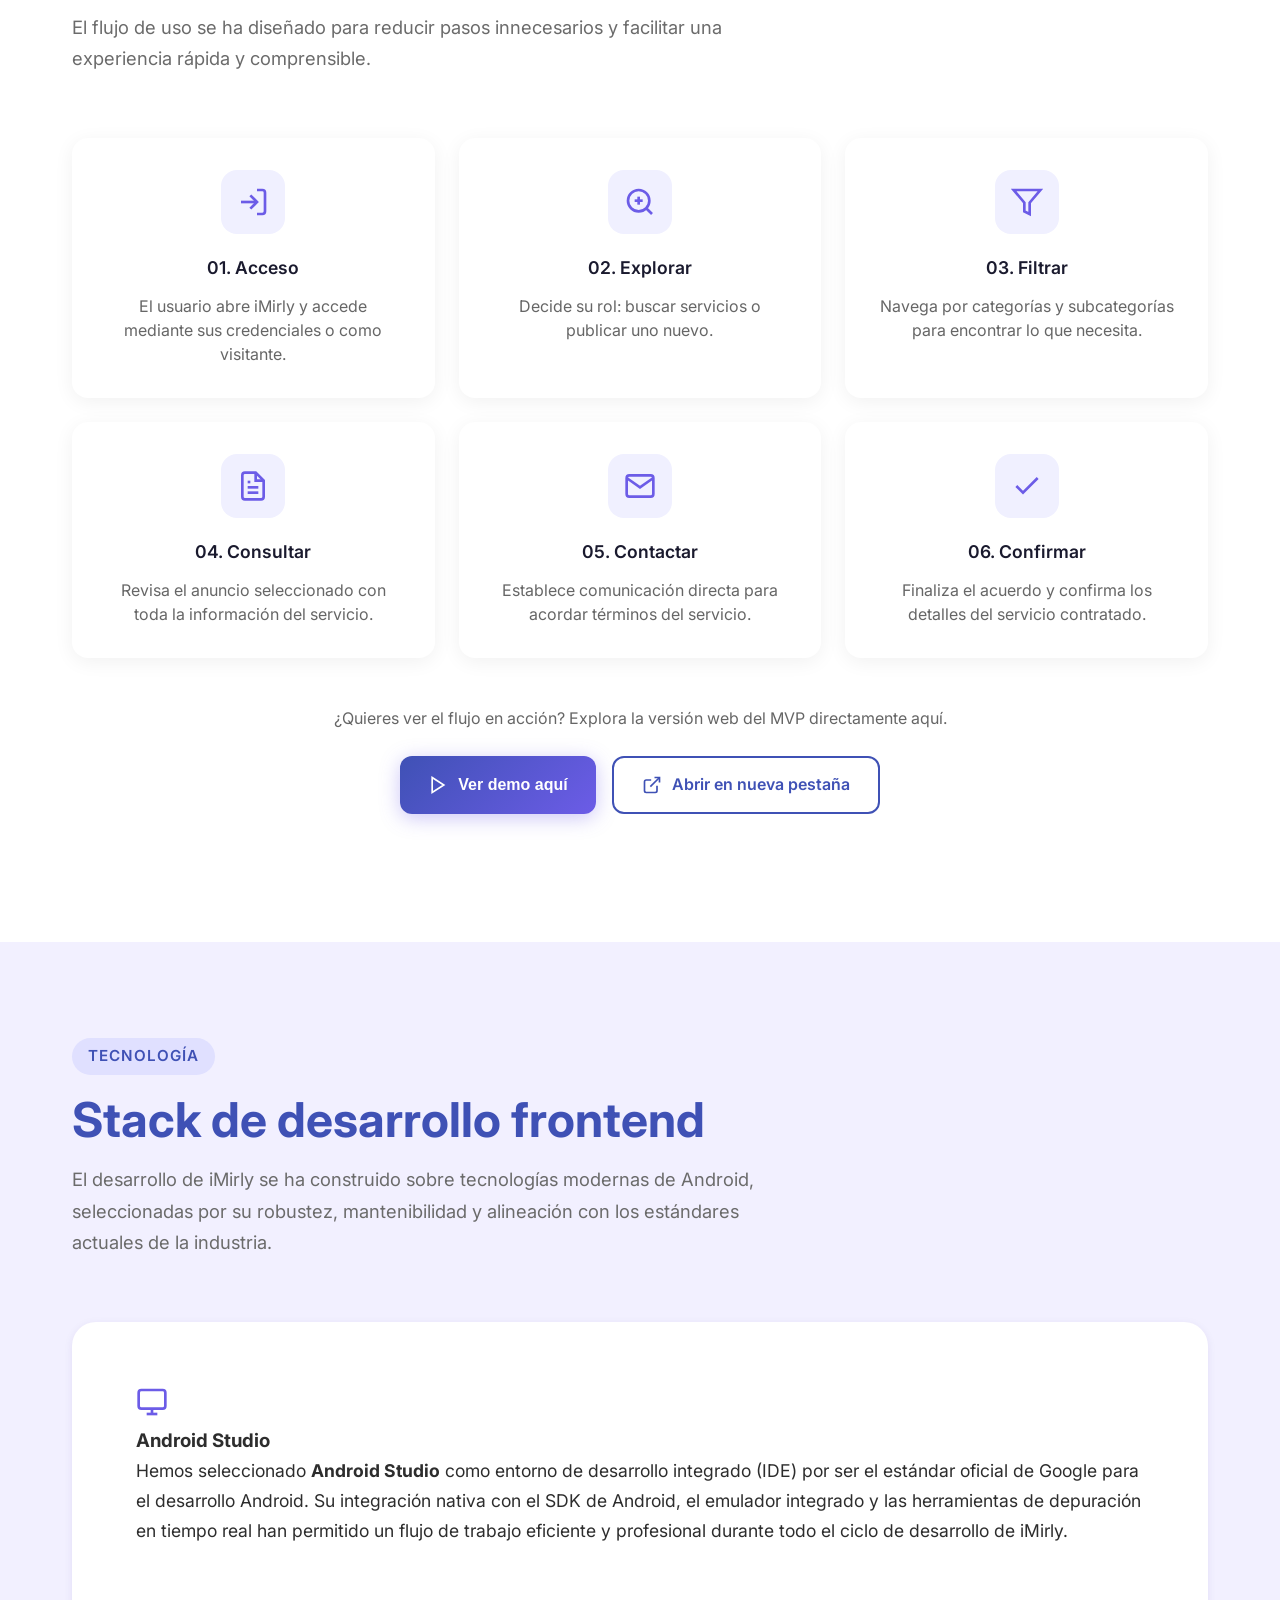
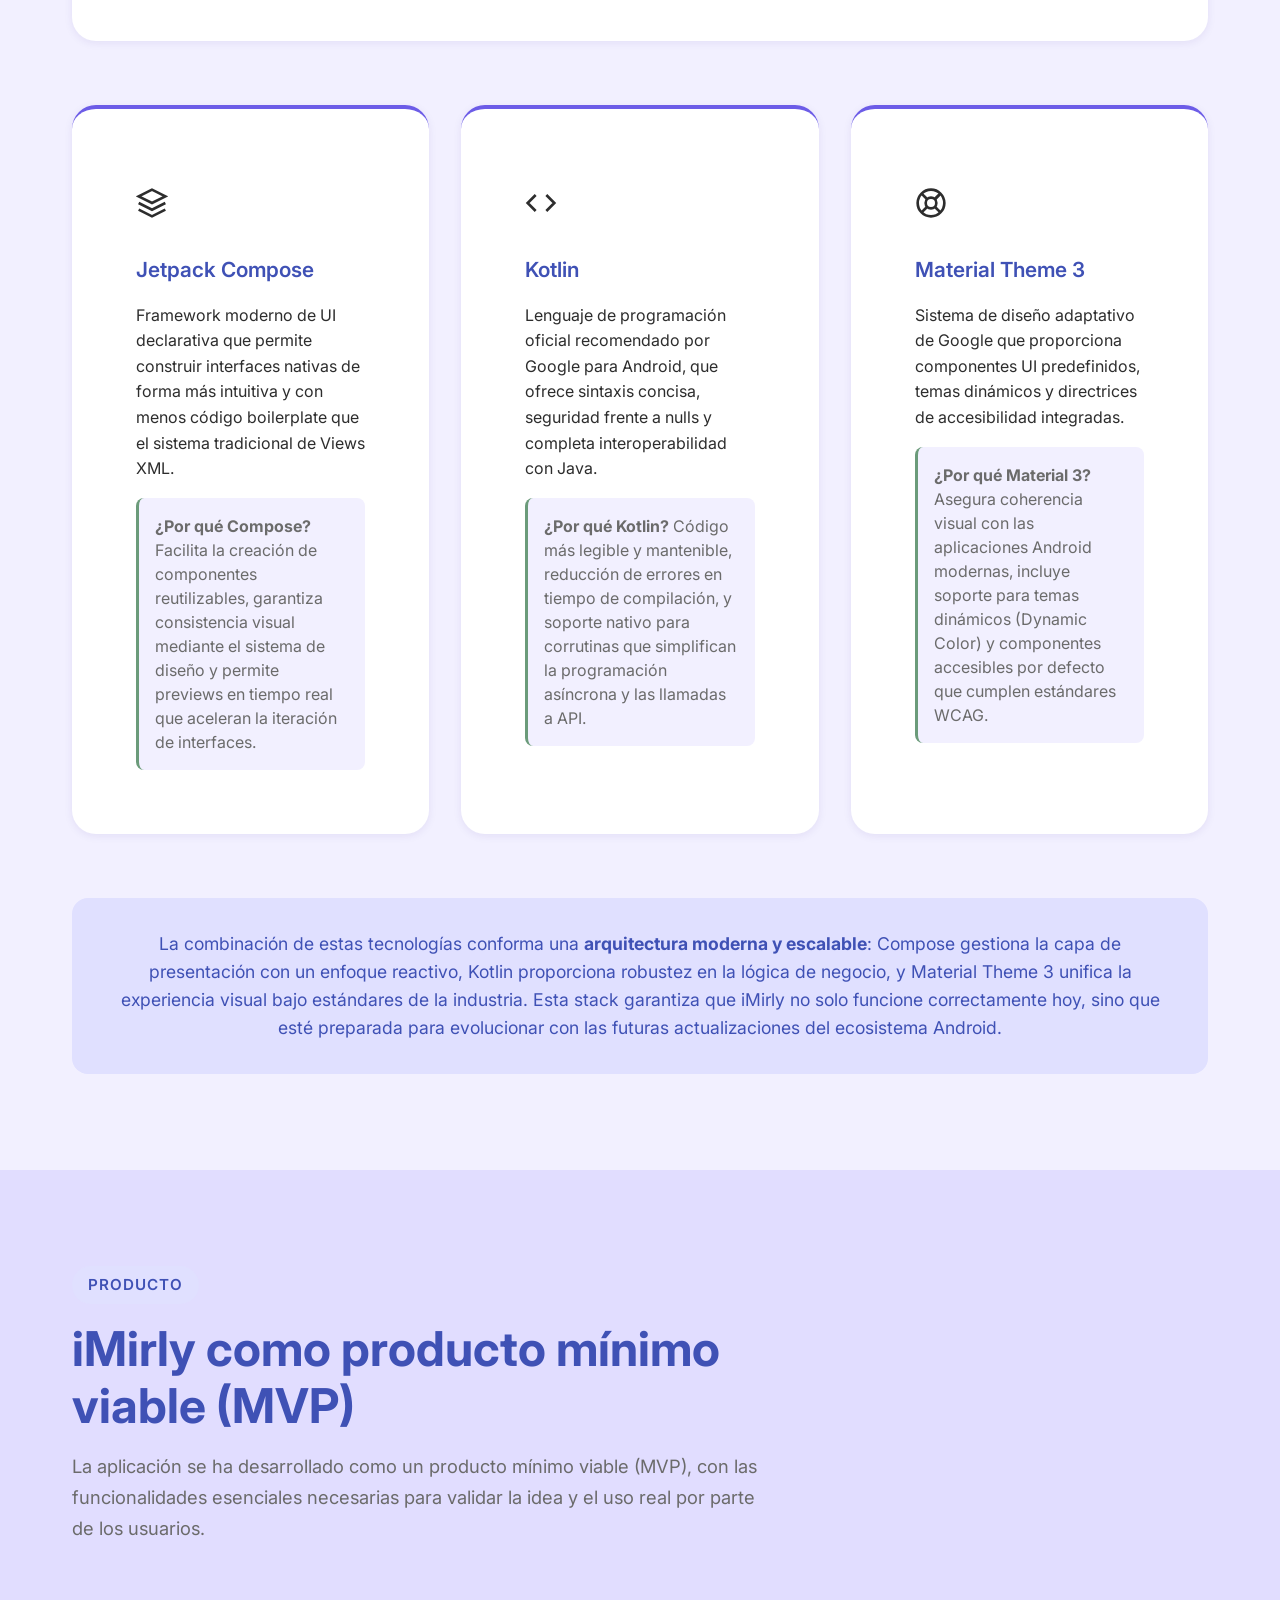
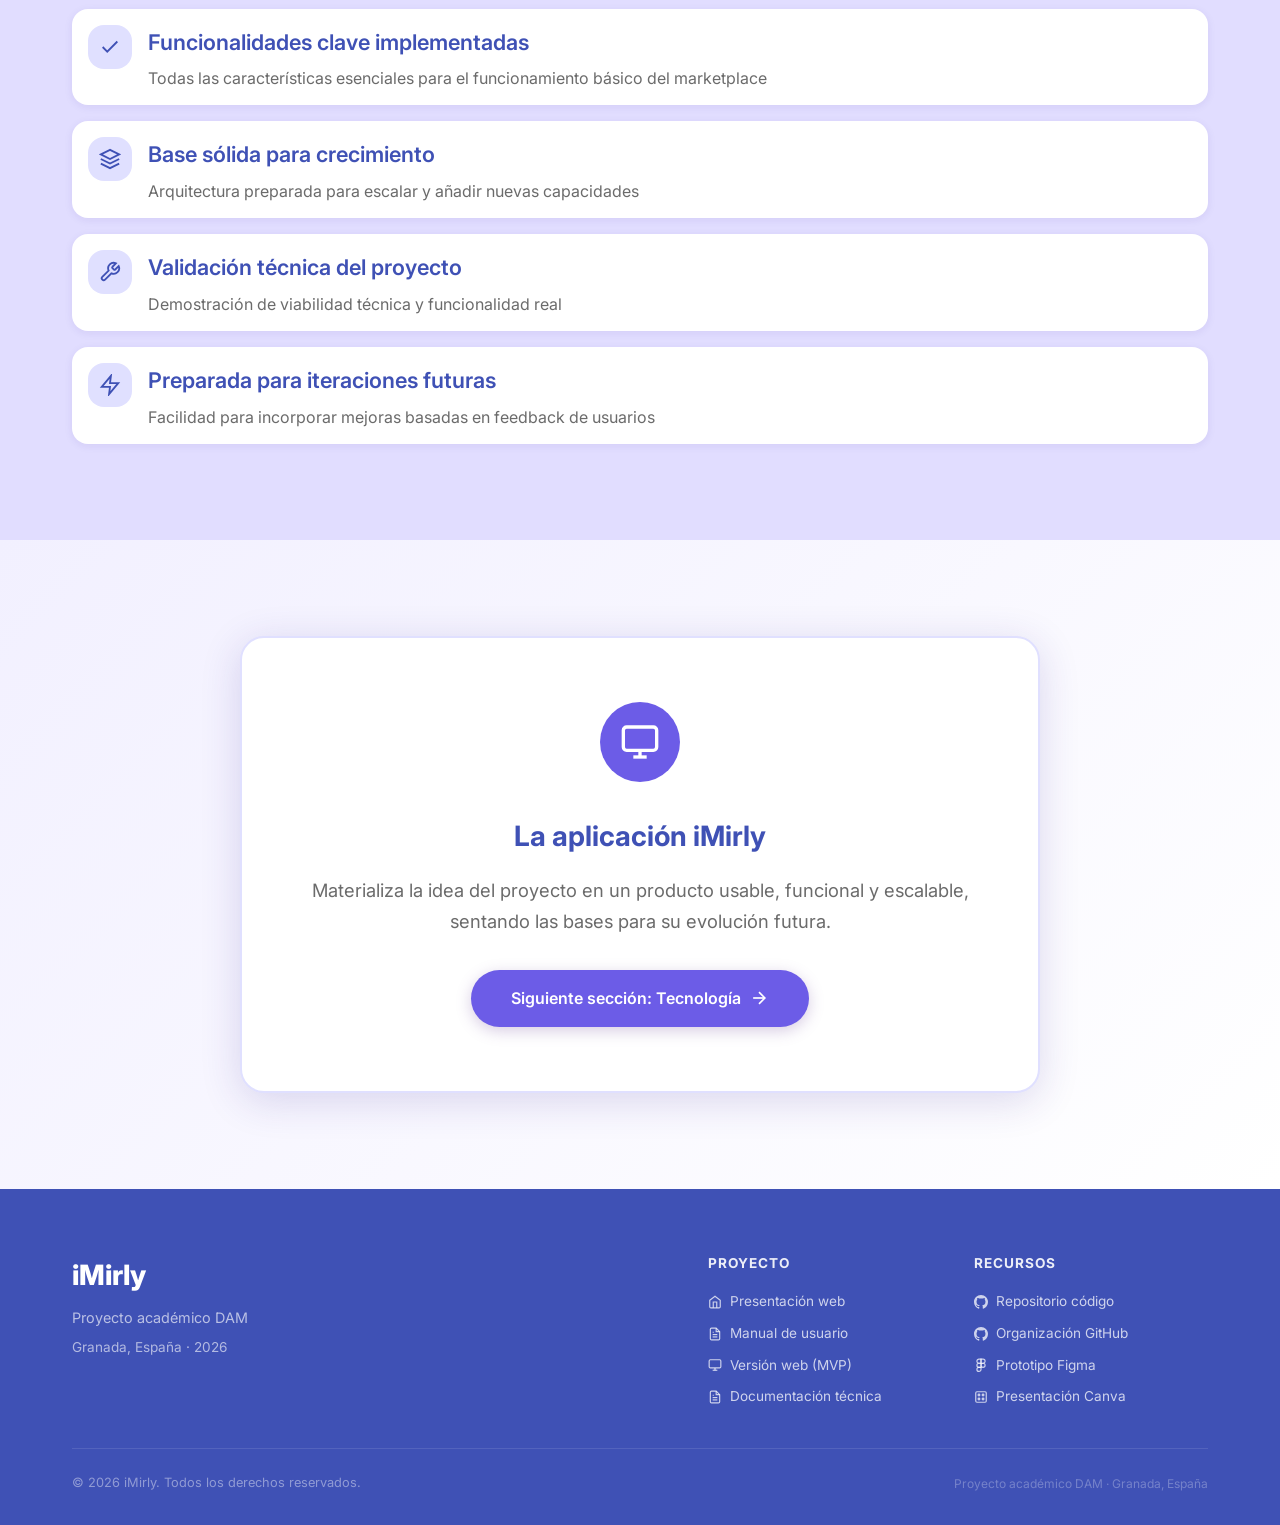
<file: aplicacion.html>
<!DOCTYPE html>
<html lang="es">
<head>
    <meta charset="UTF-8">
    <meta name="viewport" content="width=device-width, initial-scale=1.0">
    <title>La Aplicación - iMirly</title>
    <link rel="preconnect" href="https://fonts.googleapis.com">
    <link rel="preconnect" href="https://fonts.gstatic.com" crossorigin>
    <link href="https://fonts.googleapis.com/css2?family=Inter:wght@300;400;500;600;700;800&display=swap" rel="stylesheet">
    <link rel="stylesheet" href="styles.css">
    <link rel="stylesheet" href="mobile.css">

    <style>
        /* Grid de flujo de uso */
        .flow-grid {
            display: grid;
            grid-template-columns: repeat(3, 1fr);
            gap: 24px;
        }

        @media (max-width: 768px) {
            .flow-grid {
                grid-template-columns: repeat(2, 1fr);
                gap: 16px;
            }
            .flow-card {
                padding: 24px 16px !important;
            }
        }

        @media (max-width: 480px) {
            .flow-grid {
                grid-template-columns: 1fr;
                gap: 12px;
            }
        }
    </style>
</head>
<body>
    <!-- Header / Navbar -->
    <header class="header" id="header">
        <nav class="nav container">
            <a href="index.html">
                <img src="./assets/img/iMirlyazul.png"
                    alt="Vista previa de la aplicación iMirly"
                    class="nav__logo"
                    style="width: 120px; height: auto;">
            </a>
            <ul class="nav__menu">
                <li class="nav__item">
                    <a href="index.html" class="nav__link">Inicio</a>
                </li>
                <li class="nav__item">
                    <a href="mercado-y-estrategia.html" class="nav__link">Mercado y estrategia</a>
                </li>
                <li class="nav__item">
                    <a href="diseno-ux.html" class="nav__link">Diseño & UX</a>
                </li>
                <li class="nav__item">
                    <a href="aplicacion.html" class="nav__link active">Aplicación</a>
                </li>
                <li class="nav__item">
                    <a href="tecnologia.html" class="nav__link">Tecnología</a>
                </li>
                <li class="nav__item">
                    <a href="equipo.html" class="nav__link">Equipo</a>
                </li>
            </ul>
            <button class="nav__toggle" id="nav-toggle">
                <span></span>
                <span></span>
                <span></span>
            </button>
        </nav>
    </header>

    <!-- Menú Flotante Lateral -->
    <nav class="floating-nav" id="floating-nav">
        <div class="floating-nav__menu active" id="floating-menu">
            <a href="#tipo-aplicacion" class="floating-nav__link" data-section="tipo-aplicacion">
                <span class="floating-nav__icon">
                    <svg viewBox="0 0 24 24" fill="none" stroke="currentColor" stroke-width="2"><rect x="5" y="2" width="14" height="20" rx="2"/><line x1="12" y1="18" x2="12.01" y2="18"/></svg>
                </span>
                <span class="floating-nav__label">Tipo</span>
            </a>
            <a href="#funcionalidades" class="floating-nav__link" data-section="funcionalidades">
                <span class="floating-nav__icon">
                    <svg viewBox="0 0 24 24" fill="none" stroke="currentColor" stroke-width="2"><path d="M22 11.08V12a10 10 0 1 1-5.93-9.14"/><polyline points="22 4 12 14.01 9 11.01"/></svg>
                </span>
                <span class="floating-nav__label">Funciones</span>
            </a>
            <a href="#flujo-uso" class="floating-nav__link" data-section="flujo-uso">
                <span class="floating-nav__icon">
                    <svg viewBox="0 0 24 24" fill="none" stroke="currentColor" stroke-width="2"><line x1="12" y1="1" x2="12" y2="23"/><path d="M17 5H9.5a3.5 3.5 0 0 0 0 7h5a3.5 3.5 0 0 1 0 7H6"/></svg>
                </span>
                <span class="floating-nav__label">Flujo</span>
            </a>
            <!--
            <a href="#frontend" class="floating-nav__link" data-section="frontend">
                <span class="floating-nav__icon">
                    <svg viewBox="0 0 24 24" fill="none" stroke="currentColor" stroke-width="2"><polyline points="16 18 22 12 16 6"/><polyline points="8 6 2 12 8 18"/></svg>
                </span>
                <span class="floating-nav__label">Frontend</span>
            </a>
            -->
            <a href="#stack-tecnologico" class="floating-nav__link" data-section="stack-tecnologico">
                <span class="floating-nav__icon">
                    <svg viewBox="0 0 24 24" fill="none" stroke="currentColor" stroke-width="2"><path d="M12 2L2 7l10 5 10-5-10-5zM2 17l10 5 10-5M2 12l10 5 10-5"/></svg>
                </span>
                <span class="floating-nav__label">Stack</span>
            </a>
            <a href="#mvp" class="floating-nav__link" data-section="mvp">
                <span class="floating-nav__icon">
                    <svg viewBox="0 0 24 24" fill="none" stroke="currentColor" stroke-width="2"><path d="M14.7 6.3a1 1 0 0 0 0 1.4l1.6 1.6a1 1 0 0 0 1.4 0l3.77-3.77a6 6 0 0 1-7.94 7.94l-6.91 6.91a2.12 2.12 0 0 1-3-3l6.91-6.91a6 6 0 0 1 7.94-7.94l-3.76 3.76z"/></svg>
                </span>
                <span class="floating-nav__label">MVP</span>
            </a>
            <!--
            <a href="#valor" class="floating-nav__link" data-section="valor">
                <span class="floating-nav__icon">
                    <svg viewBox="0 0 24 24" fill="none" stroke="currentColor" stroke-width="2"><path d="M20.84 4.61a5.5 5.5 0 0 0-7.78 0L12 5.67l-1.06-1.06a5.5 5.5 0 0 0-7.78 7.78l1.06 1.06L12 21.23l7.78-7.78 1.06-1.06a5.5 5.5 0 0 0 0-7.78z"/></svg>
                </span>
                <span class="floating-nav__label">Valor</span>
            </a>
            -->
        </div>
    </nav>


    <!-- Hero Section -->
    <section class="hero hero--secondary">
    <div class="hero__decoration hero__decoration--1"></div>
    <div class="hero__decoration hero__decoration--2"></div>
    <div class="container">
        <div class="hero__wrapper" style="display: grid; grid-template-columns: 1fr 1fr; gap: 64px; align-items: center;">
            <!-- Contenido texto -->
            <div class="hero__content fade-in">
                <span class="section__tag">Frontend</span>
                <h1 class="hero__title">La aplicación iMirly</h1>
                <p class="hero__subtitle">
                    Una app móvil pensada para conectar personas y servicios de forma sencilla y directa.
                </p>
                <p class="hero__text">
                    iMirly se ha desarrollado como una aplicación móvil funcional, orientada a facilitar la búsqueda y publicación de servicios locales desde el smartphone.
                </p>
            </div>

            <!-- Imagen a la derecha - PON TU RUTA AQUÍ -->
            <div class="hero__image fade-in" style="display: flex; justify-content: center; align-items: center;">
                <img src="./assets/img/maquetaimirly.jpg" alt="Aplicación móvil iMirly" style="max-width: 100%; height: auto; border-radius: 16px; box-shadow: 0 20px 40px rgba(0,0,0,0.1);">
            </div>
        </div>
    </div>
</section>

    <!-- Tipo de Aplicación -->
    <section class="section section--concept" id="tipo-aplicacion">
        <div class="container">
            <div class="section__header fade-in">
                <span class="section__tag">Definición</span>
                <h2 class="section__title">¿Qué tipo de aplicación es iMirly?</h2>
                <p class="section__description">
                    iMirly es una aplicación móvil de tipo marketplace de servicios, donde conviven dos perfiles principales: personas que buscan servicios y personas que los ofrecen.
                </p>
            </div>
            <div class="concept-grid">
                <div class="concept-card fade-in">
                    <div class="concept-card__visual concept-card__visual--clean">
                        <svg viewBox="0 0 24 24" fill="none" stroke="currentColor" stroke-width="2" style="width: 48px; height: 48px; color: #6c5ce7;">
                            <rect x="5" y="2" width="14" height="20" rx="2" ry="2"></rect>
                            <line x1="12" y1="18" x2="12.01" y2="18"></line>
                        </svg>
                    </div>
                    <h3 class="concept-card__title">Aplicación móvil Android</h3>
                    <p class="concept-card__text">Desarrollada nativamente para dispositivos Android, garantizando compatibilidad y rendimiento óptimo en smartphones.</p>
                </div>
                <div class="concept-card fade-in">
                    <div class="concept-card__visual concept-card__visual--clear">
                        <svg viewBox="0 0 24 24" fill="none" stroke="currentColor" stroke-width="2" style="width: 48px; height: 48px; color: #6c5ce7;">
                            <path d="M3 3h18v18H3zM9 3v18M15 3v18M3 9h18M3 15h18"></path>
                        </svg>
                    </div>
                    <h3 class="concept-card__title">Enfoque marketplace</h3>
                    <p class="concept-card__text">Modelo de negocio que conecta oferta y demanda de servicios en un único espacio digital.</p>
                </div>
                <div class="concept-card fade-in">
                    <div class="concept-card__visual concept-card__visual--friendly">
                        <svg viewBox="0 0 24 24" fill="none" stroke="currentColor" stroke-width="2" style="width: 48px; height: 48px; color: #6c5ce7;">
                            <path d="M21 10c0 7-9 13-9 13s-9-6-9-13a9 9 0 0 1 18 0z"></path>
                            <circle cx="12" cy="10" r="3"></circle>
                        </svg>
                    </div>
                    <h3 class="concept-card__title">Servicios locales</h3>
                    <p class="concept-card__text">Especializada en servicios de proximidad que se prestan de forma presencial en la zona del usuario.</p>
                </div>
                <div class="concept-card fade-in">
                    <div class="concept-card__visual concept-card__visual--modern">
                        <svg viewBox="0 0 24 24" fill="none" stroke="currentColor" stroke-width="2" style="width: 48px; height: 48px; color: #6c5ce7;">
                            <path d="M14 9V5a3 3 0 0 0-3-3l-4 9v11h11.28a2 2 0 0 0 2-1.7l1.38-9a2 2 0 0 0-2-2.3zM7 22H4a2 2 0 0 1-2-2v-7a2 2 0 0 1 2-2h3"></path>
                        </svg>
                    </div>
                    <h3 class="concept-card__title">Uso sencillo e intuitivo</h3>
                    <p class="concept-card__text">Interfaz diseñada para minimizar la curva de aprendizaje y maximizar la usabilidad desde el primer uso.</p>
                </div>
            </div>
        </div>
    </section>

    <!-- Funcionalidades Principales -->
    <section class="section section--ux" id="funcionalidades">
        <div class="container">
            <div class="section__header fade-in">
                <span class="section__tag">Características</span>
                <h2 class="section__title">Funcionalidades principales</h2>
                <p class="section__description">
                    Estas funcionalidades constituyen el núcleo de la aplicación y permiten validar el funcionamiento real del proyecto.
                </p>
            </div>
            <div class="ux-pillars">
                <div class="ux-pillar fade-in">
                    <div class="ux-pillar__icon">
                        <svg viewBox="0 0 24 24" fill="none" stroke="currentColor" stroke-width="2">
                            <path d="M20 21v-2a4 4 0 0 0-4-4H8a4 4 0 0 0-4 4v2"></path>
                            <circle cx="12" cy="7" r="4"></circle>
                        </svg>
                    </div>
                    <h3 class="ux-pillar__title">Registro e inicio de sesión</h3>
                    <ul class="ux-pillar__list">
                        <li>Creación de cuentas personales</li>
                        <li>Autenticación segura de usuarios</li>
                        <li>Gestión de perfiles diferenciados</li>
                    </ul>
                </div>
                <div class="ux-pillar fade-in">
                    <div class="ux-pillar__icon">
                        <svg viewBox="0 0 24 24" fill="none" stroke="currentColor" stroke-width="2">
                            <path d="M11 4H4a2 2 0 0 0-2 2v14a2 2 0 0 0 2 2h14a2 2 0 0 0 2-2v-7"></path>
                            <path d="M18.5 2.5a2.121 2.121 0 0 1 3 3L12 15l-4 1 1-4 9.5-9.5z"></path>
                        </svg>
                    </div>
                    <h3 class="ux-pillar__title">Publicación de anuncios</h3>
                    <ul class="ux-pillar__list">
                        <li>Creación de servicios detallados</li>
                        <li>Inclusión de descripción y categoría</li>
                        <li>Datos de contacto del proveedor</li>
                    </ul>
                </div>
                <div class="ux-pillar fade-in">
                    <div class="ux-pillar__icon">
                        <svg viewBox="0 0 24 24" fill="none" stroke="currentColor" stroke-width="2">
                            <rect x="3" y="3" width="7" height="7"></rect>
                            <rect x="14" y="3" width="7" height="7"></rect>
                            <rect x="14" y="14" width="7" height="7"></rect>
                            <rect x="3" y="14" width="7" height="7"></rect>
                        </svg>
                    </div>
                    <h3 class="ux-pillar__title">Visualización de servicios</h3>
                    <ul class="ux-pillar__list">
                        <li>Listado completo de anuncios</li>
                        <li>Información relevante organizada</li>
                        <li>Presentación clara y estructurada</li>
                    </ul>
                </div>
                <div class="ux-pillar fade-in">
                    <div class="ux-pillar__icon">
                        <svg viewBox="0 0 24 24" fill="none" stroke="currentColor" stroke-width="2">
                            <path d="M22 11.08V12a10 10 0 1 1-5.93-9.14"></path>
                            <polyline points="22 4 12 14.01 9 11.01"></polyline>
                        </svg>
                    </div>
                    <h3 class="ux-pillar__title">Navegación por categorías</h3>
                    <ul class="ux-pillar__list">
                        <li>Sistema de categorías jerárquico</li>
                        <li>Subcategorías especializadas</li>
                        <li>Búsqueda filtrada por necesidad</li>
                    </ul>
                </div>
                <div class="ux-pillar fade-in">
                    <div class="ux-pillar__icon">
                        <svg viewBox="0 0 24 24" fill="none" stroke="currentColor" stroke-width="2">
                            <rect x="2" y="3" width="20" height="14" rx="2" ry="2"></rect>
                            <line x1="8" y1="21" x2="16" y2="21"></line>
                            <line x1="12" y1="17" x2="12" y2="21"></line>
                        </svg>
                    </div>
                    <h3 class="ux-pillar__title">Información del servicio</h3>
                    <ul class="ux-pillar__list">
                        <li>Vista detallada del anuncio</li>
                        <li>Datos completos del proveedor</li>
                        <li>Información para valorar el servicio</li>
                    </ul>
                </div>
                <div class="ux-pillar fade-in">
                    <div class="ux-pillar__icon">
                        <svg viewBox="0 0 24 24" fill="none" stroke="currentColor" stroke-width="2">
                            <path d="M21 11.5a8.38 8.38 0 0 1-.9 3.8 8.5 8.5 0 0 1-7.6 4.7 8.38 8.38 0 0 1-3.8-.9L3 21l1.9-5.7a8.38 8.38 0 0 1-.9-3.8 8.5 8.5 0 0 1 4.7-7.6 8.38 8.38 0 0 1 3.8-.9h.5a8.48 8.48 0 0 1 8 8v.5z"></path>
                        </svg>
                    </div>
                    <h3 class="ux-pillar__title">Contacto directo</h3>
                    <ul class="ux-pillar__list">
                        <li>Comunicación entre usuarios</li>
                        <li>Acuerdo de términos directo</li>
                        <li>Gestión sin intermediarios</li>
                    </ul>
                </div>
            </div>
            
        </div>
        
    </section>

    <!-- Flujo de Uso -->
    <section class="section section--wireframes" id="flujo-uso">
        <div class="container">
            <div class="section__header fade-in">
                <span class="section__tag">User Flow</span>
                <h2 class="section__title">Flujo de uso de la aplicación</h2>
                <p class="section__description">
                    El flujo de uso se ha diseñado para reducir pasos innecesarios y facilitar una experiencia rápida y comprensible.
                </p>
            </div>

            <div class="flow-grid" style="display: grid; grid-template-columns: repeat(3, 1fr); gap: 24px;">
                <div class="flow-card fade-in" style="background: white; border-radius: 16px; padding: 32px; box-shadow: 0 4px 20px rgba(0,0,0,0.06); text-align: center;">
                    <div class="flow-card__icon" style="width: 64px; height: 64px; background: #f0f0ff; border-radius: 16px; display: flex; align-items: center; justify-content: center; margin: 0 auto 20px;">
                        <svg viewBox="0 0 24 24" fill="none" stroke="#6c5ce7" stroke-width="2" style="width: 32px; height: 32px;">
                            <path d="M15 3h4a2 2 0 0 1 2 2v14a2 2 0 0 1-2 2h-4"></path>
                            <polyline points="10 17 15 12 10 7"></polyline>
                            <line x1="15" y1="12" x2="3" y2="12"></line>
                        </svg>
                    </div>
                    <h3 style="font-size: 1.1rem; font-weight: 600; color: #1a1a2e; margin-bottom: 12px;">01. Acceso</h3>
                    <p style="font-size: 1rem; color: #666; line-height: 1.5;">El usuario abre iMirly y accede mediante sus credenciales o como visitante.</p>
                </div>

                <div class="flow-card fade-in" style="background: white; border-radius: 16px; padding: 32px; box-shadow: 0 4px 20px rgba(0,0,0,0.06); text-align: center;">
                    <div class="flow-card__icon" style="width: 64px; height: 64px; background: #f0f0ff; border-radius: 16px; display: flex; align-items: center; justify-content: center; margin: 0 auto 20px;">
                        <svg viewBox="0 0 24 24" fill="none" stroke="#6c5ce7" stroke-width="2" style="width: 32px; height: 32px;">
                            <circle cx="11" cy="11" r="8"></circle>
                            <line x1="21" y1="21" x2="16.65" y2="16.65"></line>
                            <line x1="11" y1="8" x2="11" y2="14"></line>
                            <line x1="8" y1="11" x2="14" y2="11"></line>
                        </svg>
                    </div>
                    <h3 style="font-size: 1.1rem; font-weight: 600; color: #1a1a2e; margin-bottom: 12px;">02. Explorar</h3>
                    <p style="font-size: 1rem; color: #666; line-height: 1.5;">Decide su rol: buscar servicios o publicar uno nuevo.</p>
                </div>

                <div class="flow-card fade-in" style="background: white; border-radius: 16px; padding: 32px; box-shadow: 0 4px 20px rgba(0,0,0,0.06); text-align: center;">
                    <div class="flow-card__icon" style="width: 64px; height: 64px; background: #f0f0ff; border-radius: 16px; display: flex; align-items: center; justify-content: center; margin: 0 auto 20px;">
                        <svg viewBox="0 0 24 24" fill="none" stroke="#6c5ce7" stroke-width="2" style="width: 32px; height: 32px;">
                            <polygon points="22 3 2 3 10 12.46 10 19 14 21 14 12.46 22 3"></polygon>
                        </svg>
                    </div>
                    <h3 style="font-size: 1.1rem; font-weight: 600; color: #1a1a2e; margin-bottom: 12px;">03. Filtrar</h3>
                    <p style="font-size: 1rem; color: #666; line-height: 1.5;">Navega por categorías y subcategorías para encontrar lo que necesita.</p>
                </div>

                <div class="flow-card fade-in" style="background: white; border-radius: 16px; padding: 32px; box-shadow: 0 4px 20px rgba(0,0,0,0.06); text-align: center;">
                    <div class="flow-card__icon" style="width: 64px; height: 64px; background: #f0f0ff; border-radius: 16px; display: flex; align-items: center; justify-content: center; margin: 0 auto 20px;">
                        <svg viewBox="0 0 24 24" fill="none" stroke="#6c5ce7" stroke-width="2" style="width: 32px; height: 32px;">
                            <path d="M14 2H6a2 2 0 0 0-2 2v16a2 2 0 0 0 2 2h12a2 2 0 0 0 2-2V8z"></path>
                            <polyline points="14 2 14 8 20 8"></polyline>
                            <line x1="16" y1="13" x2="8" y2="13"></line>
                            <line x1="16" y1="17" x2="8" y2="17"></line>
                            <polyline points="10 9 9 9 8 9"></polyline>
                        </svg>
                    </div>
                    <h3 style="font-size: 1.1rem; font-weight: 600; color: #1a1a2e; margin-bottom: 12px;">04. Consultar</h3>
                    <p style="font-size: 1rem; color: #666; line-height: 1.5;">Revisa el anuncio seleccionado con toda la información del servicio.</p>
                </div>

                <div class="flow-card fade-in" style="background: white; border-radius: 16px; padding: 32px; box-shadow: 0 4px 20px rgba(0,0,0,0.06); text-align: center;">
                    <div class="flow-card__icon" style="width: 64px; height: 64px; background: #f0f0ff; border-radius: 16px; display: flex; align-items: center; justify-content: center; margin: 0 auto 20px;">
                        <svg viewBox="0 0 24 24" fill="none" stroke="#6c5ce7" stroke-width="2" style="width: 32px; height: 32px;">
                            <path d="M4 4h16c1.1 0 2 .9 2 2v12c0 1.1-.9 2-2 2H4c-1.1 0-2-.9-2-2V6c0-1.1.9-2 2-2z"></path>
                            <polyline points="22,6 12,13 2,6"></polyline>
                        </svg>
                    </div>
                    <h3 style="font-size: 1.1rem; font-weight: 600; color: #1a1a2e; margin-bottom: 12px;">05. Contactar</h3>
                    <p style="font-size: 1rem; color: #666; line-height: 1.5;">Establece comunicación directa para acordar términos del servicio.</p>
                </div>

                <div class="flow-card fade-in" style="background: white; border-radius: 16px; padding: 32px; box-shadow: 0 4px 20px rgba(0,0,0,0.06); text-align: center;">
                    <div class="flow-card__icon" style="width: 64px; height: 64px; background: #f0f0ff; border-radius: 16px; display: flex; align-items: center; justify-content: center; margin: 0 auto 20px;">
                        <svg viewBox="0 0 24 24" fill="none" stroke="#6c5ce7" stroke-width="2" style="width: 32px; height: 32px;">
                            <polyline points="20 6 9 17 4 12"></polyline>
                        </svg>
                    </div>
                    <h3 style="font-size: 1.1rem; font-weight: 600; color: #1a1a2e; margin-bottom: 12px;">06. Confirmar</h3>
                    <p style="font-size: 1rem; color: #666; line-height: 1.5;">Finaliza el acuerdo y confirma los detalles del servicio contratado.</p>
                </div>
            </div>

            <!-- Botón + Demo MVP -->
            <div class="fade-in" style="margin-top: 48px; text-align: center;">
                <p style="color: #666; font-size: 1rem; margin-bottom: 24px;">¿Quieres ver el flujo en acción? Explora la versión web del MVP directamente aquí.</p>
                <div style="display: flex; gap: 16px; justify-content: center; flex-wrap: wrap; margin-bottom: 32px;">
                    <button id="btn-demo-inline"
                        onclick="toggleMvpDemo()"
                        style="display: inline-flex; align-items: center; gap: 10px; background: linear-gradient(135deg, #3f51b5, #6c5ce7); color: white; border: none; padding: 14px 28px; border-radius: 12px; font-size: 1rem; font-weight: 600; cursor: pointer; box-shadow: 0 4px 20px rgba(108,92,231,0.35); transition: transform 0.2s, box-shadow 0.2s;"
                        onmouseover="this.style.transform='translateY(-2px)';this.style.boxShadow='0 8px 28px rgba(108,92,231,0.45)'"
                        onmouseout="this.style.transform='';this.style.boxShadow='0 4px 20px rgba(108,92,231,0.35)'">
                        <svg viewBox="0 0 24 24" fill="none" stroke="currentColor" stroke-width="2" style="width:20px;height:20px;flex-shrink:0;">
                            <polygon points="5 3 19 12 5 21 5 3"></polygon>
                        </svg>
                        <span id="btn-demo-label">Ver demo aquí</span>
                    </button>
                    <a href="https://imirly.github.io/iMirlyWeb-MVP/" target="_blank" rel="noopener noreferrer"
                        style="display: inline-flex; align-items: center; gap: 10px; background: white; color: #3f51b5; border: 2px solid #3f51b5; padding: 14px 28px; border-radius: 12px; font-size: 1rem; font-weight: 600; text-decoration: none; transition: background 0.2s;"
                        onmouseover="this.style.background='#f0f0ff'"
                        onmouseout="this.style.background='white'">
                        <svg viewBox="0 0 24 24" fill="none" stroke="currentColor" stroke-width="2" style="width:20px;height:20px;flex-shrink:0;">
                            <path d="M18 13v6a2 2 0 0 1-2 2H5a2 2 0 0 1-2-2V8a2 2 0 0 1 2-2h6"></path>
                            <polyline points="15 3 21 3 21 9"></polyline>
                            <line x1="10" y1="14" x2="21" y2="3"></line>
                        </svg>
                        Abrir en nueva pestaña
                    </a>
                </div>

                <!-- Contenedor iframe MVP (oculto por defecto) -->
                <div id="mvp-demo-container" style="display:none; margin-top: 8px;">
                    <div style="position:relative; background:#1a1a2e; border-radius:20px; padding:16px; box-shadow:0 20px 60px rgba(0,0,0,0.2);">
                        <!-- Barra de navegador decorativa -->
                        <div style="display:flex; align-items:center; gap:8px; margin-bottom:12px;">
                            <div style="display:flex; gap:6px;">
                                <span style="width:12px;height:12px;background:#ff5f57;border-radius:50%;display:block;"></span>
                                <span style="width:12px;height:12px;background:#febc2e;border-radius:50%;display:block;"></span>
                                <span style="width:12px;height:12px;background:#28c840;border-radius:50%;display:block;"></span>
                            </div>
                            <div style="flex:1;background:rgba(255,255,255,0.1);border-radius:6px;padding:4px 12px;font-size:0.8rem;color:rgba(255,255,255,0.6);font-family:monospace;">
                                imirly.github.io/iMirlyWeb-MVP/
                            </div>
                            <button onclick="toggleMvpDemo()" title="Cerrar demo"
                                style="background:rgba(255,255,255,0.1);border:none;color:rgba(255,255,255,0.7);width:28px;height:28px;border-radius:6px;cursor:pointer;font-size:1rem;display:flex;align-items:center;justify-content:center;">✕</button>
                        </div>
                        <iframe
                            id="mvp-iframe"
                            src=""
                            data-src="https://imirly.github.io/iMirlyWeb-MVP/"
                            style="width:100%;height:620px;border:none;border-radius:12px;background:white;"
                            loading="lazy"
                            title="Demo MVP iMirly">
                        </iframe>
                    </div>
                    <p style="color:#888;font-size:0.8rem;margin-top:12px;text-align:center;">
                        Si la demo no carga correctamente, usa el botón "Abrir en nueva pestaña" ↑
                    </p>
                </div>
            </div>

        </div>
    </section>

    <!-- Enfoque Frontend -->
     <!--
    <section class="section section--ui" id="frontend">
        <div class="container">
            <div class="section__header fade-in">
                <span class="section__tag">Desarrollo</span>
                <h2 class="section__title">Enfoque frontend</h2>
                <p class="section__description">
                    El desarrollo del frontend de iMirly se ha centrado en ofrecer una experiencia fluida, clara y coherente con el diseño planteado.
                </p>
            </div>
            <div class="ui-showcase">
                <div class="ui-element fade-in">
                    <div class="ui-element__preview">
                        <div class="ui-card ui-card--clean">
                            <div class="ui-card__content" style="padding: 24px;">
                                <div style="width: 100%; height: 8px; background: #e0e0ff; border-radius: 4px; margin-bottom: 12px;"></div>
                                <div style="width: 80%; height: 8px; background: #F1F1F1; border-radius: 4px;"></div>
                            </div>
                        </div>
                    </div>
                    <div class="ui-element__info">
                        <h4>Interfaz limpia</h4>
                        <p>Diseño sin elementos superfluos que distraigan del objetivo principal</p>
                    </div>
                </div>
                <div class="ui-element fade-in">
                    <div class="ui-element__preview" style="display: flex; align-items: center; justify-content: center;">
                        <div class="ui-hierarchy" style="display: flex; flex-direction: row; gap: 8px; align-items: center; justify-content: center;">
                            <div style="width: 40px; height: 40px; background: #6c5ce7; border-radius: 8px;"></div>
                            <div style="width: 40px; height: 40px; background: #3f51b5; border-radius: 8px;"></div>
                            <div style="width: 40px; height: 40px; background: #e0e0ff; border-radius: 8px;"></div>
                        </div>
                    </div>
                    <div class="ui-element__info">
                        <h4>Navegación sencilla</h4>
                        <p>Estructura intuitiva que permite moverse entre pantallas sin confusión</p>
                    </div>
                </div>
                <div class="ui-element fade-in">
                    <div class="ui-element__preview">
                        <div class="ui-buttons" style="flex-direction: column; gap: 12px;">
                            <div style="width: 100px; height: 36px; background: #6c5ce7; border-radius: 20px;"></div>
                            <div style="width: 100px; height: 36px; border: 2px solid #6c5ce7; border-radius: 20px;"></div>
                        </div>
                    </div>
                    <div class="ui-element__info">
                        <h4>Uso orientado a móvil</h4>
                        <p>Interacciones optimizadas para pantallas táctiles y dispositivos móviles</p>
                    </div>
                </div>
                <div class="ui-element fade-in">
                    <div class="ui-element__preview">
                        <div class="ui-spacing" style="flex-direction: row; gap: 4px; justify-content: center;">
                            <div style="width: 20px; height: 20px; background: #6c5ce7; border-radius: 4px;"></div>
                            <div style="width: 20px; height: 20px; background: #6c5ce7; border-radius: 4px;"></div>
                            <div style="width: 20px; height: 20px; background: #6c5ce7; border-radius: 4px;"></div>
                        </div>
                    </div>
                    <div class="ui-element__info">
                        <h4>Consistencia visual</h4>
                        <p>Paleta, tipografías y componentes uniformes en toda la aplicación</p>
                    </div>
                </div>
                <div class="ui-element fade-in" style="grid-column: 1 / -1;">
                    <div class="ui-element__preview">
                        <div style="display: flex; align-items: center; justify-content: center; gap: 16px;">
                            <div style="width: 60px; height: 60px; background: linear-gradient(135deg, #e0e0ff 0%, #6c5ce7 100%); border-radius: 12px;"></div>
                            <div style="width: 60px; height: 60px; background: linear-gradient(135deg, #6c5ce7 0%, #3f51b5 100%); border-radius: 12px;"></div>
                            <div style="width: 60px; height: 60px; background: linear-gradient(135deg, #3f51b5 0%, #3f51b5 100%); border-radius: 12px;"></div>
                        </div>
                    </div>
                    <div class="ui-element__info">
                        <h4>Preparada para ampliaciones</h4>
                        <p>Arquitectura modular que facilita la incorporación de nuevas funcionalidades futuras</p>
                    </div>
                </div>
            </div>
        </div>
    </section>
    -->

    <!-- Stack Tecnológico -->
<section class="section section--research" id="stack-tecnologico">
    <div class="container">
        <div class="section__header fade-in">
            <span class="section__tag">Tecnología</span>
            <h2 class="section__title">Stack de desarrollo frontend</h2>
            <p class="section__description">
                El desarrollo de iMirly se ha construido sobre tecnologías modernas de Android, seleccionadas por su robustez, mantenibilidad y alineación con los estándares actuales de la industria.
            </p>
        </div>

        <!-- Android Studio -->
        <div class="research-context fade-in">
            <div class="research-context__header">
                <svg viewBox="0 0 24 24" fill="none" stroke="currentColor" stroke-width="2" style="width: 32px; height: 32px; color: #6c5ce7;">
                    <rect x="2" y="3" width="20" height="14" rx="2" ry="2"></rect>
                    <line x1="8" y1="21" x2="16" y2="21"></line>
                    <line x1="12" y1="17" x2="12" y2="21"></line>
                </svg>
                <h3 class="research-context__title">Android Studio</h3>
            </div>
            <p class="research-context__text">
                Hemos seleccionado <strong>Android Studio</strong> como entorno de desarrollo integrado (IDE) por ser el estándar oficial de Google para el desarrollo Android. Su integración nativa con el SDK de Android, el emulador integrado y las herramientas de depuración en tiempo real han permitido un flujo de trabajo eficiente y profesional durante todo el ciclo de desarrollo de iMirly.
            </p>
        </div>

        <!-- Tres pilares técnicos -->
        <div class="research-pillars">
            <div class="research-pillar fade-in">
                <div class="research-pillar__icon">
                    <svg viewBox="0 0 24 24" fill="none" stroke="currentColor" stroke-width="2" style="width: 32px; height: 32px;">
                        <path d="M12 2L2 7l10 5 10-5-10-5zM2 17l10 5 10-5M2 12l10 5 10-5"></path>
                    </svg>
                </div>
                <h3 class="research-pillar__title">Jetpack Compose</h3>
                <p class="research-pillar__text">
                    Framework moderno de UI declarativa que permite construir interfaces nativas de forma más intuitiva y con menos código boilerplate que el sistema tradicional de Views XML.
                </p>
                <p class="research-pillar__insight">
                    <strong>¿Por qué Compose?</strong> Facilita la creación de componentes reutilizables, garantiza consistencia visual mediante el sistema de diseño y permite previews en tiempo real que aceleran la iteración de interfaces.
                </p>
            </div>

            <div class="research-pillar fade-in">
                <div class="research-pillar__icon">
                    <svg viewBox="0 0 24 24" fill="none" stroke="currentColor" stroke-width="2" style="width: 32px; height: 32px;">
                        <polyline points="16 18 22 12 16 6"></polyline>
                        <polyline points="8 6 2 12 8 18"></polyline>
                    </svg>
                </div>
                <h3 class="research-pillar__title">Kotlin</h3>
                <p class="research-pillar__text">
                    Lenguaje de programación oficial recomendado por Google para Android, que ofrece sintaxis concisa, seguridad frente a nulls y completa interoperabilidad con Java.
                </p>
                <p class="research-pillar__insight">
                    <strong>¿Por qué Kotlin?</strong> Código más legible y mantenible, reducción de errores en tiempo de compilación, y soporte nativo para corrutinas que simplifican la programación asíncrona y las llamadas a API.
                </p>
            </div>

            <div class="research-pillar fade-in">
                <div class="research-pillar__icon">
                    <svg viewBox="0 0 24 24" fill="none" stroke="currentColor" stroke-width="2" style="width: 32px; height: 32px;">
                        <circle cx="12" cy="12" r="10"></circle>
                        <circle cx="12" cy="12" r="4"></circle>
                        <line x1="4.93" y1="4.93" x2="9.17" y2="9.17"></line>
                        <line x1="14.83" y1="14.83" x2="19.07" y2="19.07"></line>
                        <line x1="14.83" y1="9.17" x2="19.07" y2="4.93"></line>
                        <line x1="14.83" y1="9.17" x2="18.36" y2="5.64"></line>
                        <line x1="4.93" y1="19.07" x2="9.17" y2="14.83"></line>
                    </svg>
                </div>
                <h3 class="research-pillar__title">Material Theme 3</h3>
                <p class="research-pillar__text">
                    Sistema de diseño adaptativo de Google que proporciona componentes UI predefinidos, temas dinámicos y directrices de accesibilidad integradas.
                </p>
                <p class="research-pillar__insight">
                    <strong>¿Por qué Material 3?</strong> Asegura coherencia visual con las aplicaciones Android modernas, incluye soporte para temas dinámicos (Dynamic Color) y componentes accesibles por defecto que cumplen estándares WCAG.
                </p>
            </div>
        </div>

        <!-- Arquitectura -->
        <div class="palette-description fade-in" style="margin-top: 48px;">
            <p>La combinación de estas tecnologías conforma una <strong>arquitectura moderna y escalable</strong>: Compose gestiona la capa de presentación con un enfoque reactivo, Kotlin proporciona robustez en la lógica de negocio, y Material Theme 3 unifica la experiencia visual bajo estándares de la industria. Esta stack garantiza que iMirly no solo funcione correctamente hoy, sino que esté preparada para evolucionar con las futuras actualizaciones del ecosistema Android.</p>
        </div>
    </div>
</section>

    <!-- MVP -->
    <section class="section section--accessibility" id="mvp">
        <div class="container">
            <div class="section__header fade-in">
                <span class="section__tag">Producto</span>
                <h2 class="section__title">iMirly como producto mínimo viable (MVP)</h2>
                <p class="section__description">
                    La aplicación se ha desarrollado como un producto mínimo viable (MVP), con las funcionalidades esenciales necesarias para validar la idea y el uso real por parte de los usuarios.
                </p>
            </div>
            <div class="accessibility-features">
                <div class="accessibility-feature fade-in">
                    <div class="accessibility-feature__icon">
                        <svg viewBox="0 0 24 24" fill="none" stroke="currentColor" stroke-width="2">
                            <polyline points="20 6 9 17 4 12"></polyline>
                        </svg>
                    </div>
                    <div class="accessibility-feature__text">
                        <h4>Funcionalidades clave implementadas</h4>
                        <p>Todas las características esenciales para el funcionamiento básico del marketplace</p>
                    </div>
                </div>
                <div class="accessibility-feature fade-in">
                    <div class="accessibility-feature__icon">
                        <svg viewBox="0 0 24 24" fill="none" stroke="currentColor" stroke-width="2">
                            <path d="M12 2L2 7l10 5 10-5-10-5zM2 17l10 5 10-5M2 12l10 5 10-5"></path>
                        </svg>
                    </div>
                    <div class="accessibility-feature__text">
                        <h4>Base sólida para crecimiento</h4>
                        <p>Arquitectura preparada para escalar y añadir nuevas capacidades</p>
                    </div>
                </div>
                <div class="accessibility-feature fade-in">
                    <div class="accessibility-feature__icon">
                        <svg viewBox="0 0 24 24" fill="none" stroke="currentColor" stroke-width="2">
                            <path d="M14.7 6.3a1 1 0 0 0 0 1.4l1.6 1.6a1 1 0 0 0 1.4 0l3.77-3.77a6 6 0 0 1-7.94 7.94l-6.91 6.91a2.12 2.12 0 0 1-3-3l6.91-6.91a6 6 0 0 1 7.94-7.94l-3.76 3.76z"></path>
                        </svg>
                    </div>
                    <div class="accessibility-feature__text">
                        <h4>Validación técnica del proyecto</h4>
                        <p>Demostración de viabilidad técnica y funcionalidad real</p>
                    </div>
                </div>
                <div class="accessibility-feature fade-in">
                    <div class="accessibility-feature__icon">
                        <svg viewBox="0 0 24 24" fill="none" stroke="currentColor" stroke-width="2">
                            <polygon points="13 2 3 14 12 14 11 22 21 10 12 10 13 2"></polygon>
                        </svg>
                    </div>
                    <div class="accessibility-feature__text">
                        <h4>Preparada para iteraciones futuras</h4>
                        <p>Facilidad para incorporar mejoras basadas en feedback de usuarios</p>
                    </div>
                </div>
            </div>
        </div>
    </section>

    <!--
     Valor de la Aplicación 
    <section class="section section--value-design" id="valor">
        <div class="container">
            <div class="section__header fade-in">
                <span class="section__tag">Impacto</span>
                <h2 class="section__title">La aplicación dentro del proyecto</h2>
            </div>
            <div class="value-proposition fade-in">
                <div class="value-proposition__content">
                    <p class="value-proposition__text">
                        La aplicación de iMirly demuestra la <strong>viabilidad técnica</strong> del proyecto y su capacidad para convertirse en un producto real, más allá de un ejercicio académico.
                    </p>
                    <div class="value-points">
                        <div class="value-point">
                            <span class="value-point__number">01</span>
                            <span class="value-point__text">Producto funcional</span>
                        </div>
                        <div class="value-point">
                            <span class="value-point__number">02</span>
                            <span class="value-point__text">Código real</span>
                        </div>
                        <div class="value-point">
                            <span class="value-point__number">03</span>
                            <span class="value-point__text">Experiencia validada</span>
                        </div>
                    </div>
                </div>
                <div class="value-visual">
                    <div class="value-visual__element"></div>
                    <div class="value-visual__element value-visual__element--secondary"></div>
                    <div class="value-visual__element value-visual__element--tertiary"></div>
                </div>
            </div>
            <div class="quote quote--large fade-in">
                <blockquote class="quote__text">
                    "Una aplicación funcional convierte una idea en una solución real."
                </blockquote>
            </div>
        </div>
    </section>
    -->

    <!-- Cierre de Sección -->
    <section class="section section--closing" id="cierre">
        <div class="container">
            <div class="closing-block fade-in">
                <div class="closing-block__icon">
                    <svg viewBox="0 0 24 24" fill="none" stroke="currentColor" stroke-width="2">
                        <rect x="2" y="3" width="20" height="14" rx="2" ry="2"></rect>
                        <line x1="8" y1="21" x2="16" y2="21"></line>
                        <line x1="12" y1="17" x2="12" y2="21"></line>
                    </svg>
                </div>
                <h2 class="closing-block__title">La aplicación iMirly</h2>
                <p class="closing-block__text">
                    Materializa la idea del proyecto en un producto usable, funcional y escalable, sentando las bases para su evolución futura.
                </p>
                <a href="tecnologia.html" class="btn btn--secondary">
                    Siguiente sección: Tecnología
                    <svg viewBox="0 0 24 24" fill="none" stroke="currentColor" stroke-width="2" style="width: 20px; height: 20px; margin-left: 8px;">
                        <line x1="5" y1="12" x2="19" y2="12"></line>
                        <polyline points="12 5 19 12 12 19"></polyline>
                    </svg>
                </a>
            </div>
        </div>
    </section>

    <script src="main.js"></script>
    <script src="footer.js"></script>

    <script>
        // ── MVP Demo toggle ──────────────────────────────────────
        function toggleMvpDemo() {
            var container = document.getElementById('mvp-demo-container');
            var iframe    = document.getElementById('mvp-iframe');
            var label     = document.getElementById('btn-demo-label');
            var isHidden  = container.style.display === 'none';

            if (isHidden) {
                container.style.display = 'block';
                label.textContent = 'Ocultar demo';
                // Cargar src solo la primera vez (lazy)
                if (!iframe.src || iframe.src === window.location.href) {
                    iframe.src = iframe.getAttribute('data-src');
                }
                // Scroll suave hasta la demo
                setTimeout(function() {
                    container.scrollIntoView({ behavior: 'smooth', block: 'start' });
                }, 100);
            } else {
                container.style.display = 'none';
                label.textContent = 'Ver demo aquí';
            }
        }

        // Fix menú hamburguesa en móvil - gestionado en main.js
    </script>
</body>
</html>
</file>
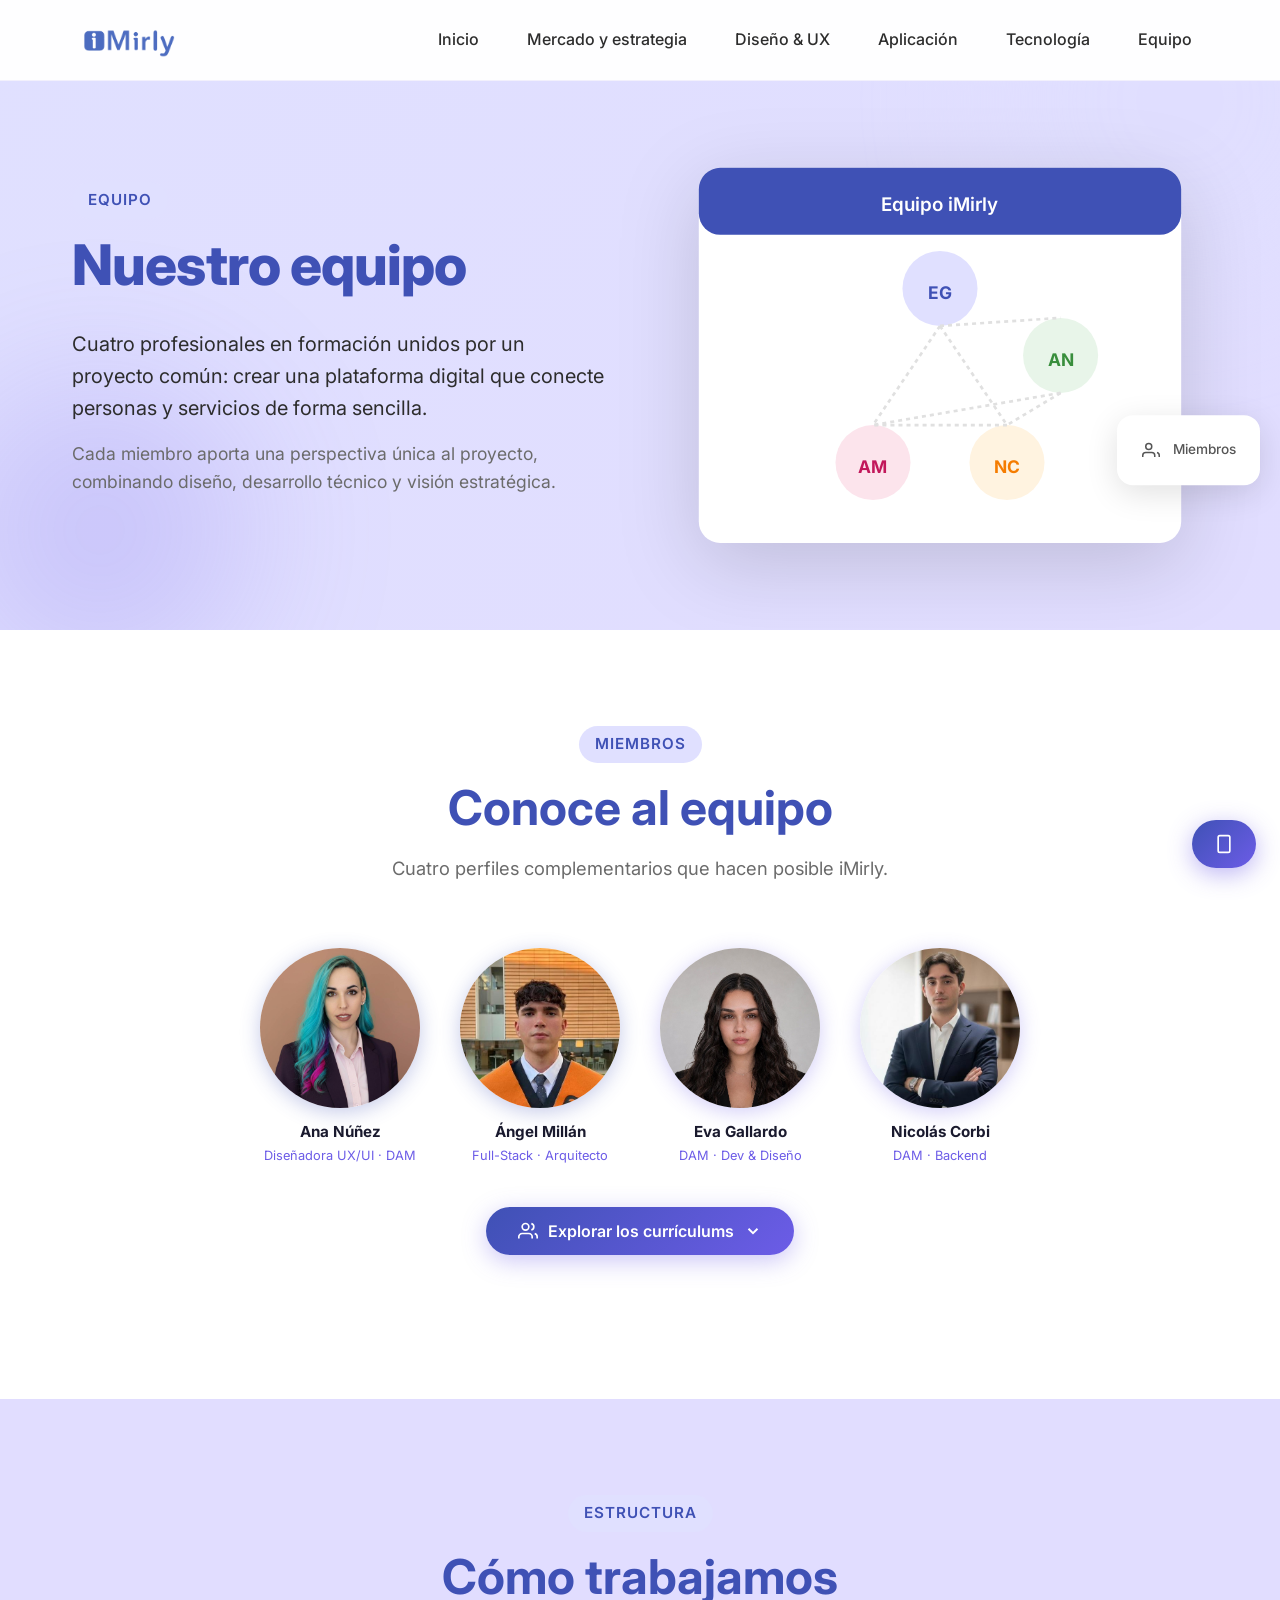
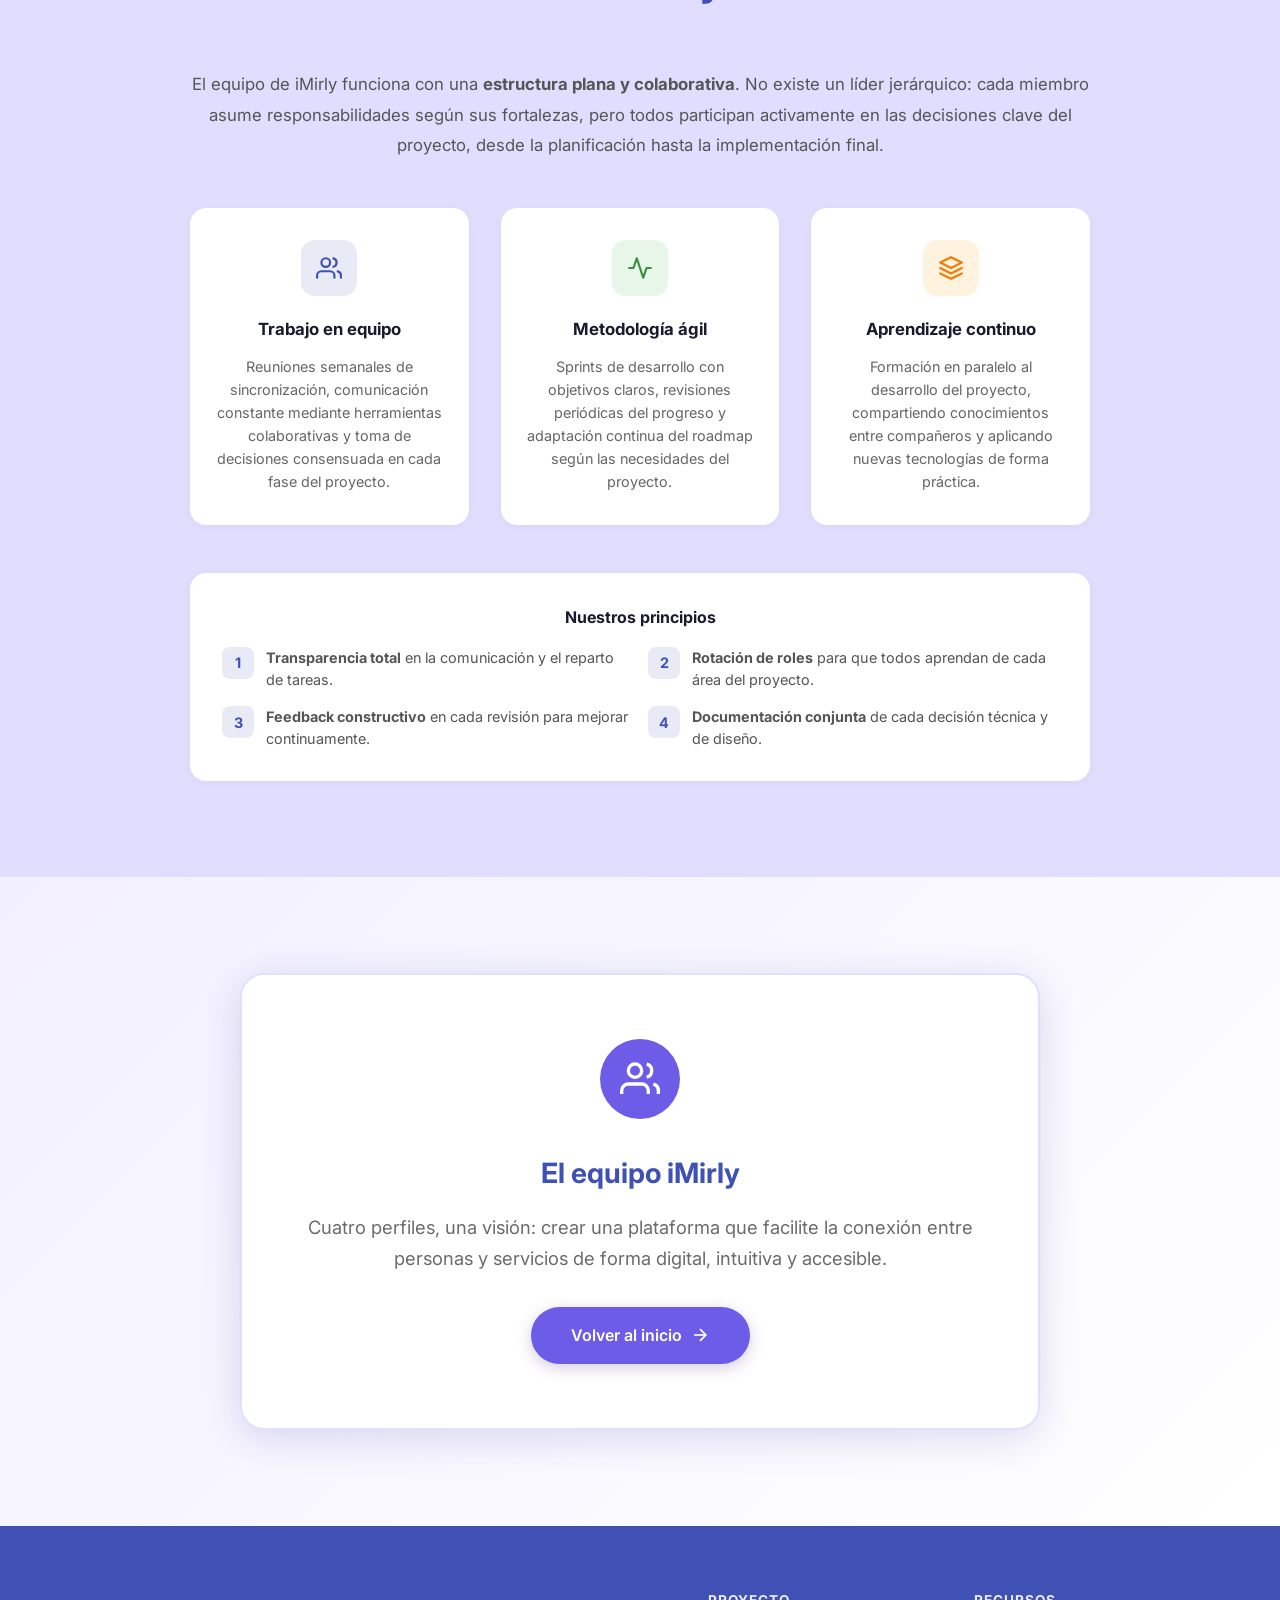
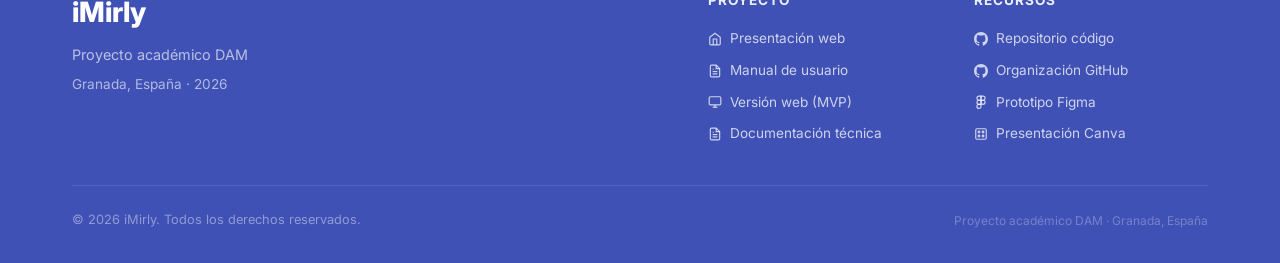
<file: equipo.html>
<!DOCTYPE html>
<html lang="es">
<head>
    <meta charset="UTF-8">
    <meta name="viewport" content="width=device-width, initial-scale=1.0">
    <title>Equipo - iMirly</title>
    <link rel="preconnect" href="https://fonts.googleapis.com">
    <link rel="preconnect" href="https://fonts.gstatic.com" crossorigin>
    <link href="https://fonts.googleapis.com/css2?family=Inter:wght@300;400;500;600;700;800&display=swap" rel="stylesheet">
    <link rel="stylesheet" href="styles.css">
    <link rel="stylesheet" href="mobile.css">
</head>
<body style="overflow-x: hidden;">
    <header class="header" id="header">
        <nav class="nav container">
            <a href="index.html">
                <img src="./assets/img/iMirlyazul.png"
                    alt="Vista previa de la aplicación iMirly"
                    class="nav__logo"
                    style="width: 120px; height: auto;">
            </a>
            <ul class="nav__menu">
                <li class="nav__item">
                    <a href="index.html" class="nav__link">Inicio</a>
                </li>
                <li class="nav__item">
                    <a href="mercado-y-estrategia.html" class="nav__link">Mercado y estrategia</a>
                </li>
                <li class="nav__item">
                    <a href="diseno-ux.html" class="nav__link">Diseño & UX</a>
                </li>
                <li class="nav__item">
                    <a href="aplicacion.html" class="nav__link">Aplicación</a>
                </li>
                <li class="nav__item">
                    <a href="tecnologia.html" class="nav__link">Tecnología</a>
                </li>
                <li class="nav__item">
                    <a href="equipo.html" class="nav__link active">Equipo</a>
                </li>
            </ul>
            <button class="nav__toggle" id="nav-toggle">
                <span></span>
                <span></span>
                <span></span>
            </button>
        </nav>
    </header>

    <nav class="floating-nav" id="floating-nav">
        <div class="floating-nav__menu active" id="floating-menu">
            <a href="#equipo" class="floating-nav__link" data-section="equipo">
                <span class="floating-nav__icon">
                    <svg viewBox="0 0 24 24" fill="none" stroke="currentColor" stroke-width="2"><path d="M17 21v-2a4 4 0 0 0-4-4H5a4 4 0 0 0-4 4v2"/><circle cx="9" cy="7" r="4"/><path d="M23 21v-2a4 4 0 0 0-3-3.87"/></svg>
                </span>
                <span class="floating-nav__label">Miembros</span>
            </a>
        </div>
    </nav>

    <section class="hero hero--secondary">
        <div class="hero__decoration hero__decoration--1"></div>
        <div class="hero__decoration hero__decoration--2"></div>
        <div class="container">
            <div class="hero__wrapper" style="display: grid; grid-template-columns: 1fr 1fr; gap: 64px; align-items: center;">
                <div class="hero__content fade-in">
                    <span class="section__tag">Equipo</span>
                    <h1 class="hero__title">Nuestro equipo</h1>
                    <p class="hero__subtitle">
                        Cuatro profesionales en formación unidos por un proyecto común: crear una plataforma digital que conecte personas y servicios de forma sencilla.
                    </p>
                    <p class="hero__text">
                        Cada miembro aporta una perspectiva única al proyecto, combinando diseño, desarrollo técnico y visión estratégica.
                    </p>
                </div>
                <div class="hero__image fade-in" style="display: flex; justify-content: center; align-items: center;">
                    <svg viewBox="0 0 400 320" style="max-width: 100%; height: auto; filter: drop-shadow(0 20px 40px rgba(0,0,0,0.15));">
                        <rect x="20" y="20" width="360" height="280" rx="16" fill="#ffffff"/>
                        <rect x="20" y="20" width="360" height="50" rx="16" fill="#3f51b5"/>
                        <text x="200" y="52" text-anchor="middle" fill="white" font-size="14" font-weight="600" font-family="Inter, sans-serif">Equipo iMirly</text>

                        <circle cx="200" cy="110" r="28" fill="#e0e0ff"/>
                        <text x="200" y="118" text-anchor="middle" fill="#3f51b5" font-size="13" font-weight="700" font-family="Inter, sans-serif">EG</text>

                        <circle cx="290" cy="160" r="28" fill="#e8f5e9"/>
                        <text x="290" y="168" text-anchor="middle" fill="#388e3c" font-size="13" font-weight="700" font-family="Inter, sans-serif">AN</text>

                        <circle cx="250" cy="240" r="28" fill="#fff3e0"/>
                        <text x="250" y="248" text-anchor="middle" fill="#f57c00" font-size="13" font-weight="700" font-family="Inter, sans-serif">NC</text>

                        <circle cx="150" cy="240" r="28" fill="#fce4ec"/>
                        <text x="150" y="248" text-anchor="middle" fill="#c2185b" font-size="13" font-weight="700" font-family="Inter, sans-serif">AM</text>

                        <line x1="200" y1="138" x2="290" y2="132" stroke="#e0e0e0" stroke-width="2" stroke-dasharray="3"/>
                        <line x1="200" y1="138" x2="250" y2="212" stroke="#e0e0e0" stroke-width="2" stroke-dasharray="3"/>
                        <line x1="200" y1="138" x2="150" y2="212" stroke="#e0e0e0" stroke-width="2" stroke-dasharray="3"/>
                        <line x1="290" y1="188" x2="250" y2="212" stroke="#e0e0e0" stroke-width="2" stroke-dasharray="3"/>
                        <line x1="290" y1="188" x2="150" y2="212" stroke="#e0e0e0" stroke-width="2" stroke-dasharray="3"/>
                        <line x1="250" y1="212" x2="150" y2="212" stroke="#e0e0e0" stroke-width="2" stroke-dasharray="3"/>
                    </svg>
                </div>
            </div>
        </div>
    </section>

    <section class="section section--team" id="equipo">
        <div class="container">
            <div class="team-section__header fade-in">
                <span class="section__tag">Miembros</span>
                <h2 class="team-section__title centered">Conoce al equipo</h2>
                <p class="team-section__description">
                    Cuatro perfiles complementarios que hacen posible iMirly.
                </p>
            </div>

            <div class="team-preview fade-in" style="display: flex; justify-content: center; gap: 40px; flex-wrap: wrap; margin-bottom: 40px;">

                <div class="team-preview__member" style="display: flex; flex-direction: column; align-items: center; gap: 12px; cursor: pointer;" onclick="expandTeam()">
                    <div style="width: 160px; height: 160px; border-radius: 50%; overflow: hidden; box-shadow: 0 4px 20px rgba(63,81,181,0.3); transition: transform 0.2s, box-shadow 0.2s;"
                        onmouseover="this.style.transform='scale(1.07)';this.style.boxShadow='0 8px 28px rgba(63,81,181,0.45)'"
                        onmouseout="this.style.transform='';this.style.boxShadow='0 4px 20px rgba(63,81,181,0.3)'">
                        <img src="assets/imgEquipo/ana.jpg" alt="Ana Núñez" style="width:100%; height:100%; object-fit:cover;">
                    </div>
                    <div style="text-align: center;">
                        <p style="font-weight: 700; color: #1a1a2e; font-size: 0.95rem; margin: 0;">Ana Núñez</p>
                        <p style="font-size: 0.8rem; color: #6c5ce7; margin: 2px 0 0;">Diseñadora UX/UI · DAM</p>
                    </div>
                </div>

                <div class="team-preview__member" style="display: flex; flex-direction: column; align-items: center; gap: 12px; cursor: pointer;" onclick="expandTeam()">
                    <div style="width: 160px; height: 160px; border-radius: 50%; overflow: hidden; box-shadow: 0 4px 20px rgba(63,81,181,0.3); transition: transform 0.2s, box-shadow 0.2s;"
                        onmouseover="this.style.transform='scale(1.07)';this.style.boxShadow='0 8px 28px rgba(63,81,181,0.45)'"
                        onmouseout="this.style.transform='';this.style.boxShadow='0 4px 20px rgba(63,81,181,0.3)'">
                        <img src="assets/imgEquipo/angel.jpg" alt="Ángel Millán" style="width:100%; height:100%; object-fit:cover;">
                    </div>
                    <div style="text-align: center;">
                        <p style="font-weight: 700; color: #1a1a2e; font-size: 0.95rem; margin: 0;">Ángel Millán</p>
                        <p style="font-size: 0.8rem; color: #6c5ce7; margin: 2px 0 0;">Full-Stack · Arquitecto</p>
                    </div>
                </div>
                
                <div class="team-preview__member" style="display: flex; flex-direction: column; align-items: center; gap: 12px; cursor: pointer;" onclick="expandTeam()">
                    <div style="width: 160px; height: 160px; border-radius: 50%; overflow: hidden; box-shadow: 0 4px 20px rgba(108,92,231,0.3); transition: transform 0.2s, box-shadow 0.2s;"
                        onmouseover="this.style.transform='scale(1.07)';this.style.boxShadow='0 8px 28px rgba(108,92,231,0.45)'"
                        onmouseout="this.style.transform='';this.style.boxShadow='0 4px 20px rgba(108,92,231,0.3)'">
                        <img src="assets/imgEquipo/eva.jpg" alt="Eva Gallardo" style="width:100%; height:100%; object-fit:cover;">
                    </div>
                    <div style="text-align: center;">
                        <p style="font-weight: 700; color: #1a1a2e; font-size: 0.95rem; margin: 0;">Eva Gallardo</p>
                        <p style="font-size: 0.8rem; color: #6c5ce7; margin: 2px 0 0;">DAM · Dev & Diseño</p>
                    </div>
                </div>

                <div class="team-preview__member" style="display: flex; flex-direction: column; align-items: center; gap: 12px; cursor: pointer;" onclick="expandTeam()">
                    <div style="width: 160px; height: 160px; border-radius: 50%; overflow: hidden; box-shadow: 0 4px 20px rgba(108,92,231,0.3); transition: transform 0.2s, box-shadow 0.2s;"
                        onmouseover="this.style.transform='scale(1.07)';this.style.boxShadow='0 8px 28px rgba(108,92,231,0.45)'"
                        onmouseout="this.style.transform='';this.style.boxShadow='0 4px 20px rgba(108,92,231,0.3)'">
                        <img src="assets/imgEquipo/nicolas.jpg" alt="Nicolás Corbi" style="width:100%; height:100%; object-fit:cover;">
                    </div>
                    <div style="text-align: center;">
                        <p style="font-weight: 700; color: #1a1a2e; font-size: 0.95rem; margin: 0;">Nicolás Corbi</p>
                        <p style="font-size: 0.8rem; color: #6c5ce7; margin: 2px 0 0;">DAM · Backend</p>
                    </div>
                </div>
            </div>

            <div style="text-align: center; margin-bottom: 48px;" id="expand-btn-wrapper">
                <button id="expand-team-btn" onclick="expandTeam()" style="display: inline-flex; align-items: center; gap: 10px; background: linear-gradient(135deg, #3f51b5, #6c5ce7); color: white; border: none; padding: 14px 32px; border-radius: 50px; font-size: 1rem; font-weight: 600; cursor: pointer; box-shadow: 0 6px 24px rgba(108,92,231,0.35); transition: transform 0.2s, box-shadow 0.2s; font-family: inherit;" onmouseover="this.style.transform='translateY(-2px)';this.style.boxShadow='0 10px 32px rgba(108,92,231,0.5)'" onmouseout="this.style.transform='';this.style.boxShadow='0 6px 24px rgba(108,92,231,0.35)'">
                    <svg viewBox="0 0 24 24" fill="none" stroke="currentColor" stroke-width="2" style="width:20px;height:20px;flex-shrink:0;"><path d="M17 21v-2a4 4 0 0 0-4-4H5a4 4 0 0 0-4 4v2"/><circle cx="9" cy="7" r="4"/><path d="M23 21v-2a4 4 0 0 0-3-3.87"/><path d="M16 3.13a4 4 0 0 1 0 7.75"/></svg>
                    Explorar los currículums
                    <svg id="expand-chevron" viewBox="0 0 24 24" fill="none" stroke="currentColor" stroke-width="2.5" style="width:18px;height:18px;flex-shrink:0;transition:transform 0.3s;"><polyline points="6 9 12 15 18 9"/></svg>
                </button>
            </div>

            <div id="team-details" style="overflow: hidden; max-height: 0; transition: max-height 0.7s ease, opacity 0.5s ease; opacity: 0; width: 95vw; position: relative; left: 50%; transform: translateX(-50%);">
            <div class="team-grid" style="display: grid; grid-template-columns: repeat(4, 1fr); gap: 24px; max-width: 1600px; margin: 0 auto; padding-bottom: 24px;">

                <div class="team-card fade-in" style="background: white; border-radius: 20px; padding: 32px 24px; box-shadow: 0 4px 24px rgba(0,0,0,0.08); text-align: left;">
                    <div style="display: flex; align-items: center; gap: 16px; margin-bottom: 24px;">
                        <div class="team-card__avatar" style="width: 64px; height: 64px; background: linear-gradient(135deg, #6c5ce7 0%, #3f51b5 100%); border-radius: 14px; display: flex; align-items: center; justify-content: center; font-size: 1.3rem; font-weight: 700; color: white; flex-shrink: 0;">
                            <span>AN</span>
                        </div>
                        <div>
                            <h3 class="team-card__name" style="font-size: 1.2rem; font-weight: 700; color: #1a1a2e; margin-bottom: 4px;">Ana Núñez Rejón</h3>
                            <p class="team-card__role" style="font-size: 0.85rem; color: #6c5ce7; font-weight: 600; line-height: 1.4;">Diseñadora Gráfica & UX/UI · DAM</p>
                        </div>
                    </div>

                    <div class="team-card__body" style="font-size: 0.85rem; color: #555; line-height: 1.7;">
                        <p style="margin-bottom: 20px;">Diseñadora gráfica con más de 12 años de experiencia en branding e identidad visual. Actualmente cursa el Grado Superior DAM, combinando su bagaje creativo con habilidades técnicas de desarrollo.</p>

                        <h4 style="font-size: 0.8rem; font-weight: 700; color: #1a1a2e; text-transform: uppercase; letter-spacing: 0.5px; margin-bottom: 12px; margin-top: 24px;">Contribuciones en iMirly</h4>
                        <ul style="list-style: none; padding: 0; margin: 0;">
                            <li style="padding: 6px 0; padding-left: 20px; position: relative;"><span style="position: absolute; left: 0; color: #6c5ce7;">▸</span> Desarrollo de la interfaz de usuario en Jetpack Compose</li>
                            <li style="padding: 6px 0; padding-left: 20px; position: relative;"><span style="position: absolute; left: 0; color: #6c5ce7;">▸</span> UX/UI de la aplicación móvil y la web de presentación</li>
                            <li style="padding: 6px 0; padding-left: 20px; position: relative;"><span style="position: absolute; left: 0; color: #6c5ce7;">▸</span> Desarrollo frontend de la landing page corporativa</li>
                            <li style="padding: 6px 0; padding-left: 20px; position: relative;"><span style="position: absolute; left: 0; color: #6c5ce7;">▸</span> Prototipado, wireframes y mockups del producto</li>
                        </ul>

                        <h4 style="font-size: 0.8rem; font-weight: 700; color: #1a1a2e; text-transform: uppercase; letter-spacing: 0.5px; margin-bottom: 12px; margin-top: 24px;">Tecnologías</h4>
                        <div style="display: flex; flex-wrap: wrap; gap: 8px;">
                            <span style="background: #f0f0ff; color: #3f51b5; padding: 6px 12px; border-radius: 20px; font-size: 0.75rem; font-weight: 500;">Figma</span>
                            <span style="background: #f0f0ff; color: #3f51b5; padding: 6px 12px; border-radius: 20px; font-size: 0.75rem; font-weight: 500;">HTML/CSS</span>
                            <span style="background: #f0f0ff; color: #3f51b5; padding: 6px 12px; border-radius: 20px; font-size: 0.75rem; font-weight: 500;">JavaScript</span>
                            <span style="background: #f0f0ff; color: #3f51b5; padding: 6px 12px; border-radius: 20px; font-size: 0.75rem; font-weight: 500;">Photoshop</span>
                            <span style="background: #f0f0ff; color: #3f51b5; padding: 6px 12px; border-radius: 20px; font-size: 0.75rem; font-weight: 500;">Illustrator</span>
                            <span style="background: #f0f0ff; color: #3f51b5; padding: 6px 12px; border-radius: 20px; font-size: 0.75rem; font-weight: 500;">Kotlin</span>
                            <span style="background: #f0f0ff; color: #3f51b5; padding: 6px 12px; border-radius: 20px; font-size: 0.75rem; font-weight: 500;">Java</span>
                            <span style="background: #f0f0ff; color: #3f51b5; padding: 6px 12px; border-radius: 20px; font-size: 0.75rem; font-weight: 500;">Android Studio</span>
                            <span style="background: #f0f0ff; color: #3f51b5; padding: 6px 12px; border-radius: 20px; font-size: 0.75rem; font-weight: 500;">Spring Boot</span>
                            <span style="background: #f0f0ff; color: #3f51b5; padding: 6px 12px; border-radius: 20px; font-size: 0.75rem; font-weight: 500;">Git</span>
                        </div>
                    </div>

                    <div class="team-card__links" style="display: flex; gap: 12px; margin-top: 28px; padding-top: 20px; border-top: 1px solid #f0f0f0;">
                        <a href="https://www.linkedin.com/in/ananunezrejon" target="_blank" class="team-card__link" style="width: 36px; height: 36px; border-radius: 8px; background: #f5f5f5; display: flex; align-items: center; justify-content: center; transition: all 0.3s ease;" title="LinkedIn">
                            <svg viewBox="0 0 24 24" fill="currentColor" style="width: 18px; height: 18px; color: #666;">
                                <path d="M20.447 20.452h-3.554v-5.569c0-1.328-.027-3.037-1.852-3.037-1.853 0-2.136 1.445-2.136 2.939v5.667H9.351V9h3.414v1.561h.046c.477-.9 1.637-1.85 3.37-1.85 3.601 0 4.267 2.37 4.267 5.455v6.286zM5.337 7.433a2.062 2.062 0 0 1-2.063-2.065 2.064 2.064 0 1 1 2.063 2.065zm1.782 13.019H3.555V9h3.564v11.452zM22.225 0H1.771C.792 0 0 .774 0 1.729v20.542C0 23.227.792 24 1.771 24h20.451C23.2 24 24 23.227 24 22.271V1.729C24 .774 23.2 0 22.222 0h.003z"/>
                            </svg>
                        </a>
                        <a href="https://github.com/AnaNunezRejon" target="_blank" class="team-card__link" style="width: 36px; height: 36px; border-radius: 8px; background: #f5f5f5; display: flex; align-items: center; justify-content: center; transition: all 0.3s ease;" title="GitHub">
                            <svg viewBox="0 0 24 24" fill="currentColor" style="width: 18px; height: 18px; color: #666;">
                                <path d="M12 0c-6.626 0-12 5.373-12 12 0 5.302 3.438 9.8 8.207 11.387.599.111.793-.261.793-.577v-2.234c-3.338.726-4.033-1.416-4.033-1.416-.546-1.387-1.333-1.756-1.333-1.756-1.089-.745.083-.729.083-.729 1.205.084 1.839 1.237 1.839 1.237 1.07 1.834 2.807 1.304 3.492.997.107-.775.418-1.305.762-1.604-2.665-.305-5.467-1.334-5.467-5.931 0-1.311.469-2.381 1.236-3.221-.124-.303-.535-1.524.117-3.176 0 0 1.008-.322 3.301 1.23.957-.266 1.983-.399 3.003-.404 1.02.005 2.047.138 3.006.404 2.291-1.552 3.297-1.23 3.297-1.23.653 1.653.242 2.874.118 3.176.77.84 1.235 1.911 1.235 3.221 0 4.609-2.807 5.624-5.479 5.921.43.372.823 1.102.823 2.222v3.293c0 .319.192.694.801.576 4.765-1.589 8.199-6.086 8.199-11.386 0-6.627-5.373-12-12-12z"/>
                            </svg>
                        </a>
                        <a href="https://behance.net/ananunezrejon" target="_blank" class="team-card__link" style="width: 36px; height: 36px; border-radius: 8px; background: #f5f5f5; display: flex; align-items: center; justify-content: center; transition: all 0.3s ease;" title="Behance">
                            <svg viewBox="0 0 24 24" fill="currentColor" style="width: 18px; height: 18px; color: #666;">
                                <path d="M22 7h-7V5h7v2zm1.726 10c-.442 1.297-2.029 3-5.101 3-3.074 0-5.564-1.729-5.564-5.675 0-3.91 2.325-5.92 5.466-5.92 3.082 0 4.964 1.782 5.375 4.426.078.506.109 1.188.095 2.14H15.97c.13 2.211 1.168 2.911 2.632 2.911 1.168 0 2.083-.461 2.395-1.473h2.628zm-7.735-3.67h5.185c-.083-1.574-.913-2.293-2.481-2.293-1.459 0-2.474.759-2.704 2.293zM8.667 18.5H1V5.5h7.333c3.093 0 4.927 1.455 4.927 4.091 0 1.786-.759 2.93-2.073 3.506 1.685.482 2.635 1.686 2.635 3.413 0 2.787-1.896 4.49-5.155 4.49zM3.92 10.133h3.075c1.393 0 2.093-.556 2.093-1.556 0-1.072-.7-1.577-2.093-1.577H3.92v3.133zm3.47 6.267H3.92v-3.4h3.47c1.531 0 2.309.556 2.309 1.7 0 1.163-.778 1.7-2.309 1.7z"/>
                            </svg>
                        </a>
                    </div>
                </div>
                
                <div class="team-card fade-in" style="background: white; border-radius: 20px; padding: 32px 24px; box-shadow: 0 4px 24px rgba(0,0,0,0.08); text-align: left;">
                    <div style="display: flex; align-items: center; gap: 16px; margin-bottom: 24px;">
                        <div class="team-card__avatar" style="width: 64px; height: 64px; background: linear-gradient(135deg, #e0e0ff 0%, #6c5ce7 100%); border-radius: 14px; display: flex; align-items: center; justify-content: center; font-size: 1.3rem; font-weight: 700; color: white; flex-shrink: 0;">
                            <span>AM</span>
                        </div>
                        <div>
                            <h3 class="team-card__name" style="font-size: 1.2rem; font-weight: 700; color: #1a1a2e; margin-bottom: 4px;">Ángel Millán Aragón</h3>
                            <p class="team-card__role" style="font-size: 0.85rem; color: #6c5ce7; font-weight: 600; line-height: 1.4;">Full-Stack Developer / Arquitecto Backend</p>
                        </div>
                    </div>

                    <div class="team-card__body" style="font-size: 0.85rem; color: #555; line-height: 1.7;">
                        <p style="margin-bottom: 20px;">Desarrollador Full-Stack apasionado por la tecnología y la mejora continua. Cuida al detalle todo el ciclo de desarrollo del software: desde la arquitectura y la integración de IA, hasta la automatización con metodologías DevOps y el aseguramiento de la calidad.</p>

                        <h4 style="font-size: 0.8rem; font-weight: 700; color: #1a1a2e; text-transform: uppercase; letter-spacing: 0.5px; margin-bottom: 12px; margin-top: 24px;">Contribuciones en iMirly</h4>
                        <ul style="list-style: none; padding: 0; margin: 0;">
                            <li style="padding: 6px 0; padding-left: 20px; position: relative;"><span style="position: absolute; left: 0; color: #6c5ce7;">▸</span> Diseño y desarrollo de la API REST con Spring Boot bajo Arquitectura Hexagonal.</li>
                            <li style="padding: 6px 0; padding-left: 20px; position: relative;"><span style="position: absolute; left: 0; color: #6c5ce7;">▸</span> Creación del ecosistema relacional (PostgreSQL) y mapeo de entidades (Hibernate/JPA).</li>
                            <li style="padding: 6px 0; padding-left: 20px; position: relative;"><span style="position: absolute; left: 0; color: #6c5ce7;">▸</span> Implementación del sistema de contratos en "Limbo" (Escrow) y monedero virtual.</li>
                            <li style="padding: 6px 0; padding-left: 20px; position: relative;"><span style="position: absolute; left: 0; color: #6c5ce7;">▸</span> Conexión asíncrona de Android (Compose) con el backend usando Retrofit y ViewModels.</li>
                        </ul>

                        <h4 style="font-size: 0.8rem; font-weight: 700; color: #1a1a2e; text-transform: uppercase; letter-spacing: 0.5px; margin-bottom: 12px; margin-top: 24px;">Tecnologías</h4>
                        <div style="display: flex; flex-wrap: wrap; gap: 8px;">
                            <span style="background: #f0f0ff; color: #3f51b5; padding: 6px 12px; border-radius: 20px; font-size: 0.75rem; font-weight: 500;">Python, Java & Kotlin</span>
                            <span style="background: #f0f0ff; color: #3f51b5; padding: 6px 12px; border-radius: 20px; font-size: 0.75rem; font-weight: 500;">AWS</span>
                            <span style="background: #f0f0ff; color: #3f51b5; padding: 6px 12px; border-radius: 20px; font-size: 0.75rem; font-weight: 500;">Docker & Linux</span>
                            <span style="background: #f0f0ff; color: #3f51b5; padding: 6px 12px; border-radius: 20px; font-size: 0.75rem; font-weight: 500;">Spring Boot</span>
                            <span style="background: #f0f0ff; color: #3f51b5; padding: 6px 12px; border-radius: 20px; font-size: 0.75rem; font-weight: 500;">PostgreSQL</span>
                            <span style="background: #f0f0ff; color: #3f51b5; padding: 6px 12px; border-radius: 20px; font-size: 0.75rem; font-weight: 500;">CI/CD</span>
                            <span style="background: #f0f0ff; color: #3f51b5; padding: 6px 12px; border-radius: 20px; font-size: 0.75rem; font-weight: 500;">Hibernate</span>
                            <span style="background: #f0f0ff; color: #3f51b5; padding: 6px 12px; border-radius: 20px; font-size: 0.75rem; font-weight: 500;">Jetpack Compose</span>
                        </div>
                    </div>

                    <div class="team-card__links" style="display: flex; gap: 12px; margin-top: 28px; padding-top: 20px; border-top: 1px solid #f0f0f0;">
                        <a href="https://www.linkedin.com/in/ángel-millán-aragón/" target="_blank" class="team-card__link" style="width: 36px; height: 36px; border-radius: 8px; background: #f5f5f5; display: flex; align-items: center; justify-content: center; transition: all 0.3s ease;" title="LinkedIn" onmouseover="this.style.background='#e8eaf6'" onmouseout="this.style.background='#f5f5f5'">
                            <svg viewBox="0 0 24 24" fill="currentColor" style="width: 18px; height: 18px; color: #666;">
                                <path d="M20.447 20.452h-3.554v-5.569c0-1.328-.027-3.037-1.852-3.037-1.853 0-2.136 1.445-2.136 2.939v5.667H9.351V9h3.414v1.561h.046c.477-.9 1.637-1.85 3.37-1.85 3.601 0 4.267 2.37 4.267 5.455v6.286zM5.337 7.433a2.062 2.062 0 0 1-2.063-2.065 2.064 2.064 0 1 1 2.063 2.065zm1.782 13.019H3.555V9h3.564v11.452zM22.225 0H1.771C.792 0 0 .774 0 1.729v20.542C0 23.227.792 24 1.771 24h20.451C23.2 24 24 23.227 24 22.271V1.729C24 .774 23.2 0 22.222 0h.003z"/>
                            </svg>
                        </a>
                        
                        <a href="https://github.com/Anyeel" target="_blank" class="team-card__link" style="width: 36px; height: 36px; border-radius: 8px; background: #f5f5f5; display: flex; align-items: center; justify-content: center; transition: all 0.3s ease;" title="GitHub" onmouseover="this.style.background='#e8eaf6'" onmouseout="this.style.background='#f5f5f5'">
                            <svg viewBox="0 0 24 24" fill="currentColor" style="width: 18px; height: 18px; color: #666;">
                                <path d="M12 0c-6.626 0-12 5.373-12 12 0 5.302 3.438 9.8 8.207 11.387.599.111.793-.261.793-.577v-2.234c-3.338.726-4.033-1.416-4.033-1.416-.546-1.387-1.333-1.756-1.333-1.756-1.089-.745.083-.729.083-.729 1.205.084 1.839 1.237 1.839 1.237 1.07 1.834 2.807 1.304 3.492.997.107-.775.418-1.305.762-1.604-2.665-.305-5.467-1.334-5.467-5.931 0-1.311.469-2.381 1.236-3.221-.124-.303-.535-1.524.117-3.176 0 0 1.008-.322 3.301 1.23.957-.266 1.983-.399 3.003-.404 1.02.005 2.047.138 3.006.404 2.291-1.552 3.297-1.23 3.297-1.23.653 1.653.242 2.874.118 3.176.77.84 1.235 1.911 1.235 3.221 0 4.609-2.807 5.624-5.479 5.921.43.372.823 1.102.823 2.222v3.293c0 .319.192.694.801.576 4.765-1.589 8.199-6.086 8.199-11.386 0-6.627-5.373-12-12-12z"/>
                            </svg>
                        </a>
                    </div>
                </div>

                <div class="team-card fade-in" style="background: white; border-radius: 20px; padding: 32px 24px; box-shadow: 0 4px 24px rgba(0,0,0,0.08); text-align: left;">
                    <div style="display: flex; align-items: center; gap: 16px; margin-bottom: 24px;">
                        <div class="team-card__avatar" style="width: 64px; height: 64px; background: linear-gradient(135deg, #e0e0ff 0%, #6c5ce7 100%); border-radius: 14px; display: flex; align-items: center; justify-content: center; font-size: 1.3rem; font-weight: 700; color: white; flex-shrink: 0;">
                            <span>EG</span>
                        </div>
                        <div>
                            <h3 class="team-card__name" style="font-size: 1.2rem; font-weight: 700; color: #1a1a2e; margin-bottom: 4px;">Eva Gallardo Romero</h3>
                            <p class="team-card__role" style="font-size: 0.85rem; color: #6c5ce7; font-weight: 600; line-height: 1.4;">Desarrolladora de Aplicaciones Multiplataforma</p>
                        </div>
                    </div>

                    <div class="team-card__body" style="font-size: 0.85rem; color: #555; line-height: 1.7;">
                        <p style="margin-bottom: 20px;">Apasionada por resolver problemas con código: desde apps Android nativas con arquitecturas modernas hasta webs estáticas con diseño responsive. Con experiencia en diseño UX/UI en Figma y desarrollo de videojuegos en Unity. Le da igual frontend, backend o móvil — si implica código, cuenta con ella.</p>

                        <h4 style="font-size: 0.8rem; font-weight: 700; color: #1a1a2e; text-transform: uppercase; letter-spacing: 0.5px; margin-bottom: 12px; margin-top: 24px;">Contribuciones en iMirly</h4>
                        <ul style="list-style: none; padding: 0; margin: 0;">
                            <li style="padding: 6px 0; padding-left: 20px; position: relative;"><span style="position: absolute; left: 0; color: #6c5ce7;">▸</span> Documentación técnica del proyecto</li>
                            <li style="padding: 6px 0; padding-left: 20px; position: relative;"><span style="position: absolute; left: 0; color: #6c5ce7;">▸</span> Identidad visual y materiales en Canva</li>
                            <li style="padding: 6px 0; padding-left: 20px; position: relative;"><span style="position: absolute; left: 0; color: #6c5ce7;">▸</span> Desarrollo de las webs de soporte del proyecto</li>
                            <li style="padding: 6px 0; padding-left: 20px; position: relative;"><span style="position: absolute; left: 0; color: #6c5ce7;">▸</span> Diseño de la app junto a Ana Núñez</li>
                            <li style="padding: 6px 0; padding-left: 20px; position: relative;"><span style="position: absolute; left: 0; color: #6c5ce7;">▸</span> Research con usuarios sobre decisiones de estilo</li>
                            <li style="padding: 6px 0; padding-left: 20px; position: relative;"><span style="position: absolute; left: 0; color: #6c5ce7;">▸</span> Organización del repositorio y materiales en GitHub</li>
                        </ul>

                        <h4 style="font-size: 0.8rem; font-weight: 700; color: #1a1a2e; text-transform: uppercase; letter-spacing: 0.5px; margin-bottom: 12px; margin-top: 24px;">Tecnologías</h4>
                        <div style="display: flex; flex-wrap: wrap; gap: 8px;">
                            <span style="background: #f0f0ff; color: #3f51b5; padding: 6px 12px; border-radius: 20px; font-size: 0.75rem; font-weight: 500;">Kotlin</span>
                            <span style="background: #f0f0ff; color: #3f51b5; padding: 6px 12px; border-radius: 20px; font-size: 0.75rem; font-weight: 500;">Jetpack Compose</span>
                            <span style="background: #f0f0ff; color: #3f51b5; padding: 6px 12px; border-radius: 20px; font-size: 0.75rem; font-weight: 500;">Canva</span>
                            <span style="background: #f0f0ff; color: #3f51b5; padding: 6px 12px; border-radius: 20px; font-size: 0.75rem; font-weight: 500;">HTML5 · CSS3</span>
                            <span style="background: #f0f0ff; color: #3f51b5; padding: 6px 12px; border-radius: 20px; font-size: 0.75rem; font-weight: 500;">GitHub</span>
                            <span style="background: #f0f0ff; color: #3f51b5; padding: 6px 12px; border-radius: 20px; font-size: 0.75rem; font-weight: 500;">Material Design 3</span>
                        </div>
                    </div>

                    <div class="team-card__links" style="display: flex; gap: 12px; margin-top: 28px; padding-top: 20px; border-top: 1px solid #f0f0f0;">
                        <a href="https://www.linkedin.com/in/eva-gallardo-romero-830362349/" target="_blank" rel="noopener noreferrer" class="team-card__link" style="width: 36px; height: 36px; border-radius: 8px; background: #f5f5f5; display: flex; align-items: center; justify-content: center; transition: all 0.3s ease;" title="LinkedIn" onmouseover="this.style.background='#e8eaf6'" onmouseout="this.style.background='#f5f5f5'">
                            <svg viewBox="0 0 24 24" fill="currentColor" style="width: 18px; height: 18px; color: #666;">
                                <path d="M20.447 20.452h-3.554v-5.569c0-1.328-.027-3.037-1.852-3.037-1.853 0-2.136 1.445-2.136 2.939v5.667H9.351V9h3.414v1.561h.046c.477-.9 1.637-1.85 3.37-1.85 3.601 0 4.267 2.37 4.267 5.455v6.286zM5.337 7.433a2.062 2.062 0 0 1-2.063-2.065 2.064 2.064 0 1 1 2.063 2.065zm1.782 13.019H3.555V9h3.564v11.452zM22.225 0H1.771C.792 0 0 .774 0 1.729v20.542C0 23.227.792 24 1.771 24h20.451C23.2 24 24 23.227 24 22.271V1.729C24 .774 23.2 0 22.222 0h.003z"/>
                            </svg>
                        </a>
                        <a href="https://github.com/evagr11" target="_blank" rel="noopener noreferrer" class="team-card__link" style="width: 36px; height: 36px; border-radius: 8px; background: #f5f5f5; display: flex; align-items: center; justify-content: center; transition: all 0.3s ease;" title="GitHub" onmouseover="this.style.background='#e8eaf6'" onmouseout="this.style.background='#f5f5f5'">
                            <svg viewBox="0 0 24 24" fill="currentColor" style="width: 18px; height: 18px; color: #666;">
                                <path d="M12 0c-6.626 0-12 5.373-12 12 0 5.302 3.438 9.8 8.207 11.387.599.111.793-.261.793-.577v-2.234c-3.338.726-4.033-1.416-4.033-1.416-.546-1.387-1.333-1.756-1.333-1.756-1.089-.745.083-.729.083-.729 1.205.084 1.839 1.237 1.839 1.237 1.07 1.834 2.807 1.304 3.492.997.107-.775.418-1.305.762-1.604-2.665-.305-5.467-1.334-5.467-5.931 0-1.311.469-2.381 1.236-3.221-.124-.303-.535-1.524.117-3.176 0 0 1.008-.322 3.301 1.23.957-.266 1.983-.399 3.003-.404 1.02.005 2.047.138 3.006.404 2.291-1.552 3.297-1.23 3.297-1.23.653 1.653.242 2.874.118 3.176.77.84 1.235 1.911 1.235 3.221 0 4.609-2.807 5.624-5.479 5.921.43.372.823 1.102.823 2.222v3.293c0 .319.192.694.801.576 4.765-1.589 8.199-6.086 8.199-11.386 0-6.627-5.373-12-12-12z"/>
                            </svg>
                        </a>
                        <a href="https://evagr.itch.io/" target="_blank" rel="noopener noreferrer" class="team-card__link" style="width: 36px; height: 36px; border-radius: 8px; background: #f5f5f5; display: flex; align-items: center; justify-content: center; transition: all 0.3s ease;" title="itch.io" onmouseover="this.style.background='#e8eaf6'" onmouseout="this.style.background='#f5f5f5'">
                            <svg viewBox="0 0 24 24" fill="currentColor" style="width: 18px; height: 18px; color: #666;">
                                <path d="M3.13 1.338C2.08 1.96.02 4.328 0 4.95v1.03c0 1.303 1.22 2.45 2.325 2.45 1.33 0 2.436-1.102 2.436-2.41 0 1.308 1.07 2.41 2.4 2.41 1.328 0 2.362-1.102 2.362-2.41 0 1.308 1.107 2.41 2.436 2.41h.024c1.33 0 2.436-1.102 2.436-2.41 0 1.308 1.034 2.41 2.363 2.41 1.328 0 2.4-1.102 2.4-2.41 0 1.308 1.104 2.41 2.435 2.41C22.78 8.43 24 7.283 24 5.98V4.95c-.02-.622-2.08-2.99-3.13-3.612C19.154.448 4.846.448 3.13 1.338zm8.87 5.82c-.418.002-.827.06-1.12.173-.665.252-.99.88-.99 1.54v.42H7.38c-.057 0-.118.007-.173.018V9.16h-.002v.063c-.24.096-.45.295-.504.568v.018c-.013.064-.02.13-.02.198v6.946c0 .697.598 1.278 1.328 1.278h8.982c.73 0 1.328-.58 1.328-1.278V10.007c0-.068-.007-.134-.02-.198v-.018c-.054-.273-.264-.472-.504-.568V9.16H15.24v.15c-.055-.01-.116-.018-.173-.018H12.9v-.42c0-.66-.325-1.288-.99-1.54-.295-.114-.703-.174-1.12-.173l.21-.002zm0 .002-.21.002.21-.002zm-.21.002h.21-.21zm.21 0c.36-.002.713.048.938.135.478.18.65.646.65 1.203v.42H9.64v-.42c0-.557.172-1.023.65-1.203.225-.087.578-.137.937-.135h.783zm-5.3 2.52h2.12v.68c0 .43.27.768.47 1.03l.16.213c-.375.198-.55.43-.55.787v3.31c0 .387.277.658.64.658h5.32c.363 0 .64-.27.64-.658v-3.31c0-.358-.175-.59-.55-.787l.16-.213c.2-.262.47-.6.47-1.03v-.68h2.12v6.75H6.71V9.682zm2.79 2.1h4.98c.072 0 .13.057.13.127v3.067c0 .07-.058.126-.13.126H9.5c-.072 0-.13-.056-.13-.127V11.91c0-.07.058-.127.13-.127z"/>
                            </svg>
                        </a>
                        <a href="https://evagr11.github.io/Curriculum/" target="_blank" rel="noopener noreferrer" class="team-card__link" style="width: 36px; height: 36px; border-radius: 8px; background: #f5f5f5; display: flex; align-items: center; justify-content: center; transition: all 0.3s ease;" title="Portfolio web" onmouseover="this.style.background='#e8eaf6'" onmouseout="this.style.background='#f5f5f5'">
                            <svg viewBox="0 0 24 24" fill="none" stroke="currentColor" stroke-width="2" style="width: 18px; height: 18px; color: #666;">
                                <circle cx="12" cy="12" r="10"/><line x1="2" y1="12" x2="22" y2="12"/>
                                <path d="M12 2a15.3 15.3 0 0 1 4 10 15.3 15.3 0 0 1-4 10 15.3 15.3 0 0 1-4-10 15.3 15.3 0 0 1 4-10z"/>
                            </svg>
                        </a>
                    </div>
                </div>

                <div class="team-card fade-in" style="background: white; border-radius: 20px; padding: 32px 24px; box-shadow: 0 4px 24px rgba(0,0,0,0.08); text-align: left;">
                    <div style="display: flex; align-items: center; gap: 16px; margin-bottom: 24px;">
                        <div class="team-card__avatar" style="width: 64px; height: 64px; background: linear-gradient(135deg, #6c5ce7 0%, #3f51b5 100%); border-radius: 14px; display: flex; align-items: center; justify-content: center; font-size: 1.3rem; font-weight: 700; color: white; flex-shrink: 0;">
                            <span>NC</span>
                        </div>
                        <div>
                            <h3 class="team-card__name" style="font-size: 1.2rem; font-weight: 700; color: #1a1a2e; margin-bottom: 4px;">Nicolás Corbi De Gracia</h3>
                            <p class="team-card__role" style="font-size: 0.85rem; color: #6c5ce7; font-weight: 600; line-height: 1.4;">Desarrollador de Aplicaciones Multiplataforma</p>
                        </div>
                    </div>

                    <div class="team-card__body" style="font-size: 0.85rem; color: #555; line-height: 1.7;">
                        <p style="margin-bottom: 20px;">Estudiante de DAM apasionado por la lógica de programación y la arquitectura de software. Enfocado en construir soluciones robustas y escalables para aplicaciones móviles.</p>

                        <h4 style="font-size: 0.8rem; font-weight: 700; color: #1a1a2e; text-transform: uppercase; letter-spacing: 0.5px; margin-bottom: 12px; margin-top: 24px;">Contribuciones en iMirly</h4>
                        <ul style="list-style: none; padding: 0; margin: 0;">
                            <li style="padding: 6px 0; padding-left: 20px; position: relative;"><span style="position: absolute; left: 0; color: #6c5ce7;">▸</span> Diseño e implementación de la lógica de negocio</li>
                            <li style="padding: 6px 0; padding-left: 20px; position: relative;"><span style="position: absolute; left: 0; color: #6c5ce7;">▸</span> Arquitectura de datos y modelos de la aplicación</li>
                            <li style="padding: 6px 0; padding-left: 20px; position: relative;"><span style="position: absolute; left: 0; color: #6c5ce7;">▸</span> Gestión de estado y flujo de datos en la app</li>
                            <li style="padding: 6px 0; padding-left: 20px; position: relative;"><span style="position: absolute; left: 0; color: #6c5ce7;">▸</span> Optimización del rendimiento y estructura del código</li>
                        </ul>

                        <h4 style="font-size: 0.8rem; font-weight: 700; color: #1a1a2e; text-transform: uppercase; letter-spacing: 0.5px; margin-bottom: 12px; margin-top: 24px;">Tecnologías</h4>
                        <div style="display: flex; flex-wrap: wrap; gap: 8px;">
                            <span style="background: #f0f0ff; color: #3f51b5; padding: 6px 12px; border-radius: 20px; font-size: 0.75rem; font-weight: 500;">Kotlin</span>
                            <span style="background: #f0f0ff; color: #3f51b5; padding: 6px 12px; border-radius: 20px; font-size: 0.75rem; font-weight: 500;">Java</span>
                            <span style="background: #f0f0ff; color: #3f51b5; padding: 6px 12px; border-radius: 20px; font-size: 0.75rem; font-weight: 500;">Android Studio</span>
                            <span style="background: #f0f0ff; color: #3f51b5; padding: 6px 12px; border-radius: 20px; font-size: 0.75rem; font-weight: 500;">Spring Boot</span>
                            <span style="background: #f0f0ff; color: #3f51b5; padding: 6px 12px; border-radius: 20px; font-size: 0.75rem; font-weight: 500;">Git</span>
                        </div>
                    </div>

                    <div class="team-card__links" style="display: flex; gap: 12px; margin-top: 28px; padding-top: 20px; border-top: 1px solid #f0f0f0;">
                        <a href="https://www.linkedin.com/in/nicolas-corbi-541293386/" target="_blank" class="team-card__link" style="width: 36px; height: 36px; border-radius: 8px; background: #f5f5f5; display: flex; align-items: center; justify-content: center; transition: all 0.3s ease;" title="LinkedIn">
                            <svg viewBox="0 0 24 24" fill="currentColor" style="width: 18px; height: 18px; color: #666;">
                                <path d="M20.447 20.452h-3.554v-5.569c0-1.328-.027-3.037-1.852-3.037-1.853 0-2.136 1.445-2.136 2.939v5.667H9.351V9h3.414v1.561h.046c.477-.9 1.637-1.85 3.37-1.85 3.601 0 4.267 2.37 4.267 5.455v6.286zM5.337 7.433a2.062 2.062 0 0 1-2.063-2.065 2.064 2.064 0 1 1 2.063 2.065zm1.782 13.019H3.555V9h3.564v11.452zM22.225 0H1.771C.792 0 0 .774 0 1.729v20.542C0 23.227.792 24 1.771 24h20.451C23.2 24 24 23.227 24 22.271V1.729C24 .774 23.2 0 22.222 0h.003z"/>
                            </svg>
                        </a>
                    </div>
                </div>

            </div>
            </div> </div>
    </section>

    <section class="section section--org" id="organizacion">
        <div class="container">
            <div class="work-section__header fade-in">
                <span class="section__tag">Estructura</span>
                <h2 class="work-section__title centered">Cómo trabajamos</h2>
            </div>
            <div class="org-content fade-in" style="max-width: 900px; margin: 0 auto;">
                <p style="font-size: 1.05rem; color: #555; line-height: 1.8; margin-bottom: 48px; text-align: center;">
                    El equipo de iMirly funciona con una <strong>estructura plana y colaborativa</strong>. No existe un líder jerárquico: cada miembro asume responsabilidades según sus fortalezas, pero todos participan activamente en las decisiones clave del proyecto, desde la planificación hasta la implementación final.
                </p>

                <div class="org-values" style="display: grid; grid-template-columns: repeat(3, 1fr); gap: 32px; margin-bottom: 48px;">
                    <div class="org-value" style="padding: 32px 24px; background: white; border-radius: 16px; box-shadow: 0 2px 12px rgba(0,0,0,0.04); text-align: center;">
                        <div style="width: 56px; height: 56px; background: #e8eaf6; border-radius: 14px; display: flex; align-items: center; justify-content: center; margin: 0 auto 20px;">
                            <svg viewBox="0 0 24 24" fill="none" stroke="#3f51b5" stroke-width="2" stroke-linecap="round" stroke-linejoin="round" style="width: 26px; height: 26px;">
                                <path d="M17 21v-2a4 4 0 0 0-4-4H5a4 4 0 0 0-4 4v2"/>
                                <circle cx="9" cy="7" r="4"/>
                                <path d="M23 21v-2a4 4 0 0 0-3-3.87"/>
                                <path d="M16 3.13a4 4 0 0 1 0 7.75"/>
                            </svg>
                        </div>
                        <h4 style="font-size: 1.05rem; font-weight: 700; color: #1a1a2e; margin-bottom: 12px;">Trabajo en equipo</h4>
                        <p style="font-size: 0.9rem; color: #666; line-height: 1.6;">Reuniones semanales de sincronización, comunicación constante mediante herramientas colaborativas y toma de decisiones consensuada en cada fase del proyecto.</p>
                    </div>
                    <div class="org-value" style="padding: 32px 24px; background: white; border-radius: 16px; box-shadow: 0 2px 12px rgba(0,0,0,0.04); text-align: center;">
                        <div style="width: 56px; height: 56px; background: #e8f5e9; border-radius: 14px; display: flex; align-items: center; justify-content: center; margin: 0 auto 20px;">
                            <svg viewBox="0 0 24 24" fill="none" stroke="#388e3c" stroke-width="2" stroke-linecap="round" stroke-linejoin="round" style="width: 26px; height: 26px;">
                                <polyline points="22 12 18 12 15 21 9 3 6 12 2 12"/>
                            </svg>
                        </div>
                        <h4 style="font-size: 1.05rem; font-weight: 700; color: #1a1a2e; margin-bottom: 12px;">Metodología ágil</h4>
                        <p style="font-size: 0.9rem; color: #666; line-height: 1.6;">Sprints de desarrollo con objetivos claros, revisiones periódicas del progreso y adaptación continua del roadmap según las necesidades del proyecto.</p>
                    </div>
                    <div class="org-value" style="padding: 32px 24px; background: white; border-radius: 16px; box-shadow: 0 2px 12px rgba(0,0,0,0.04); text-align: center;">
                        <div style="width: 56px; height: 56px; background: #fff3e0; border-radius: 14px; display: flex; align-items: center; justify-content: center; margin: 0 auto 20px;">
                            <svg viewBox="0 0 24 24" fill="none" stroke="#f57c00" stroke-width="2" stroke-linecap="round" stroke-linejoin="round" style="width: 26px; height: 26px;">
                                <path d="M12 2L2 7l10 5 10-5-10-5zM2 17l10 5 10-5M2 12l10 5 10-5"/>
                            </svg>
                        </div>
                        <h4 style="font-size: 1.05rem; font-weight: 700; color: #1a1a2e; margin-bottom: 12px;">Aprendizaje continuo</h4>
                        <p style="font-size: 0.9rem; color: #666; line-height: 1.6;">Formación en paralelo al desarrollo del proyecto, compartiendo conocimientos entre compañeros y aplicando nuevas tecnologías de forma práctica.</p>
                    </div>
                </div>

                <div style="background: white; border-radius: 16px; padding: 32px; box-shadow: 0 2px 12px rgba(0,0,0,0.04);">
                    <h4 style="font-size: 1rem; font-weight: 700; color: #1a1a2e; margin-bottom: 16px; text-align: center;">Nuestros principios</h4>
                    <div style="display: grid; grid-template-columns: repeat(2, 1fr); gap: 16px;">
                        <div style="display: flex; align-items: flex-start; gap: 12px;">
                            <div style="width: 32px; height: 32px; background: #e8eaf6; border-radius: 8px; display: flex; align-items: center; justify-content: center; flex-shrink: 0;">
                                <span style="color: #3f51b5; font-weight: 700; font-size: 0.9rem;">1</span>
                            </div>
                            <p style="font-size: 0.9rem; color: #555; line-height: 1.5; margin: 0;"><strong>Transparencia total</strong> en la comunicación y el reparto de tareas.</p>
                        </div>
                        <div style="display: flex; align-items: flex-start; gap: 12px;">
                            <div style="width: 32px; height: 32px; background: #e8eaf6; border-radius: 8px; display: flex; align-items: center; justify-content: center; flex-shrink: 0;">
                                <span style="color: #3f51b5; font-weight: 700; font-size: 0.9rem;">2</span>
                            </div>
                            <p style="font-size: 0.9rem; color: #555; line-height: 1.5; margin: 0;"><strong>Rotación de roles</strong> para que todos aprendan de cada área del proyecto.</p>
                        </div>
                        <div style="display: flex; align-items: flex-start; gap: 12px;">
                            <div style="width: 32px; height: 32px; background: #e8eaf6; border-radius: 8px; display: flex; align-items: center; justify-content: center; flex-shrink: 0;">
                                <span style="color: #3f51b5; font-weight: 700; font-size: 0.9rem;">3</span>
                            </div>
                            <p style="font-size: 0.9rem; color: #555; line-height: 1.5; margin: 0;"><strong>Feedback constructivo</strong> en cada revisión para mejorar continuamente.</p>
                        </div>
                        <div style="display: flex; align-items: flex-start; gap: 12px;">
                            <div style="width: 32px; height: 32px; background: #e8eaf6; border-radius: 8px; display: flex; align-items: center; justify-content: center; flex-shrink: 0;">
                                <span style="color: #3f51b5; font-weight: 700; font-size: 0.9rem;">4</span>
                            </div>
                            <p style="font-size: 0.9rem; color: #555; line-height: 1.5; margin: 0;"><strong>Documentación conjunta</strong> de cada decisión técnica y de diseño.</p>
                        </div>
                    </div>
                </div>
            </div>
        </div>
    </section>

    <section class="section section--closing" id="cierre">
        <div class="container">
            <div class="closing-block fade-in">
                <div class="closing-block__icon">
                    <svg viewBox="0 0 24 24" fill="none" stroke="currentColor" stroke-width="2">
                        <path d="M17 21v-2a4 4 0 0 0-4-4H5a4 4 0 0 0-4 4v2"/>
                        <circle cx="9" cy="7" r="4"/>
                        <path d="M23 21v-2a4 4 0 0 0-3-3.87"/>
                        <path d="M16 3.13a4 4 0 0 1 0 7.75"/>
                    </svg>
                </div>
                <h2 class="closing-block__title">El equipo iMirly</h2>
                <p class="closing-block__text">
                    Cuatro perfiles, una visión: crear una plataforma que facilite la conexión entre personas y servicios de forma digital, intuitiva y accesible.
                </p>
                <a href="index.html" class="btn btn--secondary">
                    Volver al inicio
                    <svg viewBox="0 0 24 24" fill="none" stroke="currentColor" stroke-width="2" style="width: 20px; height: 20px; margin-left: 8px;">
                        <line x1="5" y1="12" x2="19" y2="12"/>
                        <polyline points="12 5 19 12 12 19"/>
                    </svg>
                </a>
            </div>
        </div>
    </section>

    <style>
        #mockup-fab { display: flex; }
        @media (max-width: 968px) {
            #mockup-fab { display: none !important; }
        }
    </style>

    <button id="mockup-fab" onclick="openMockup()" title="Ver mockup de la app"
        style="position:fixed; bottom:32px; right:24px; z-index:1200;
               align-items:center; gap:10px;
               background:linear-gradient(135deg,#3f51b5,#6c5ce7);
               color:white; border:none; padding:14px 22px;
               border-radius:50px; font-size:0.95rem; font-weight:600;
               cursor:pointer; box-shadow:0 6px 24px rgba(108,92,231,0.45);
               transition:transform 0.2s, box-shadow 0.2s;">
        <svg viewBox="0 0 24 24" fill="none" stroke="currentColor" stroke-width="2"
             style="width:20px;height:20px;flex-shrink:0;">
            <rect x="5" y="2" width="14" height="20" rx="2"/>
            <line x1="12" y1="18" x2="12.01" y2="18"/>
        </svg>
    </button>

    <div id="mockup-lightbox"
        style="display:none; position:fixed; inset:0; z-index:2000;">

        <img src="./assets/img/MockupPresentacion.png"
             alt="Mockup de la aplicacion iMirly"
             style="width:100%; height:100%; object-fit:cover; display:block;">

        <button onclick="closeMockup()" title="Cerrar"
            style="position:absolute; top:20px; right:20px; z-index:2001;
                   background:rgba(0,0,0,0.45); border:none; color:white;
                   width:44px; height:44px; border-radius:50%; font-size:1.3rem;
                   cursor:pointer; display:flex; align-items:center; justify-content:center;
                   backdrop-filter:blur(6px); transition:background 0.2s;"
            onmouseover="this.style.background='rgba(0,0,0,0.7)'"
            onmouseout="this.style.background='rgba(0,0,0,0.45)'">&#x2715;</button>
    </div>

    <script src="main.js"></script>
    <script src="footer.js"></script>

    <script>
        var teamExpanded = false;

        function expandTeam() {
            var details = document.getElementById('team-details');
            var btn = document.getElementById('expand-team-btn');
            var chevron = document.getElementById('expand-chevron');

            if (!teamExpanded) {
                // Expand
                details.style.maxHeight = details.scrollHeight + 'px';
                details.style.opacity = '1';
                btn.innerHTML = btn.innerHTML
                    .replace('Explorar los currículums', 'Ocultar detalles');
                chevron.style.transform = 'rotate(180deg)';
                teamExpanded = true;

                // After animation, set max-height to none so content isn't clipped
                setTimeout(function() {
                    if (teamExpanded) details.style.maxHeight = 'none';
                }, 750);
            } else {
                // Collapse
                details.style.maxHeight = details.scrollHeight + 'px';
                // Force reflow then animate to 0
                details.offsetHeight;
                details.style.maxHeight = '0';
                details.style.opacity = '0';
                btn.innerHTML = btn.innerHTML
                    .replace('Ocultar detalles', 'Explorar los currículums');
                chevron.style.transform = '';
                teamExpanded = false;
            }
        }
    </script>

    <script>
        var lightbox = document.getElementById('mockup-lightbox');

        function openMockup() {
            lightbox.style.display = 'flex';
            document.body.style.overflow = 'hidden';
        }
        function closeMockup() {
            lightbox.style.display = 'none';
            document.body.style.overflow = '';
        }

        document.addEventListener('keydown', function(e) {
            if (e.key === 'Escape') closeMockup();
        });

        var fab = document.getElementById('mockup-fab');
        fab.addEventListener('mouseover', function() {
            this.style.transform = 'translateY(-3px)';
            this.style.boxShadow = '0 10px 32px rgba(108,92,231,0.55)';
        });
        fab.addEventListener('mouseout', function() {
            this.style.transform = '';
            this.style.boxShadow = '0 6px 24px rgba(108,92,231,0.45)';
        });

        // Fix menu hamburguesa movil - gestionado en main.js
    </script>
</body>
</html>
</file>
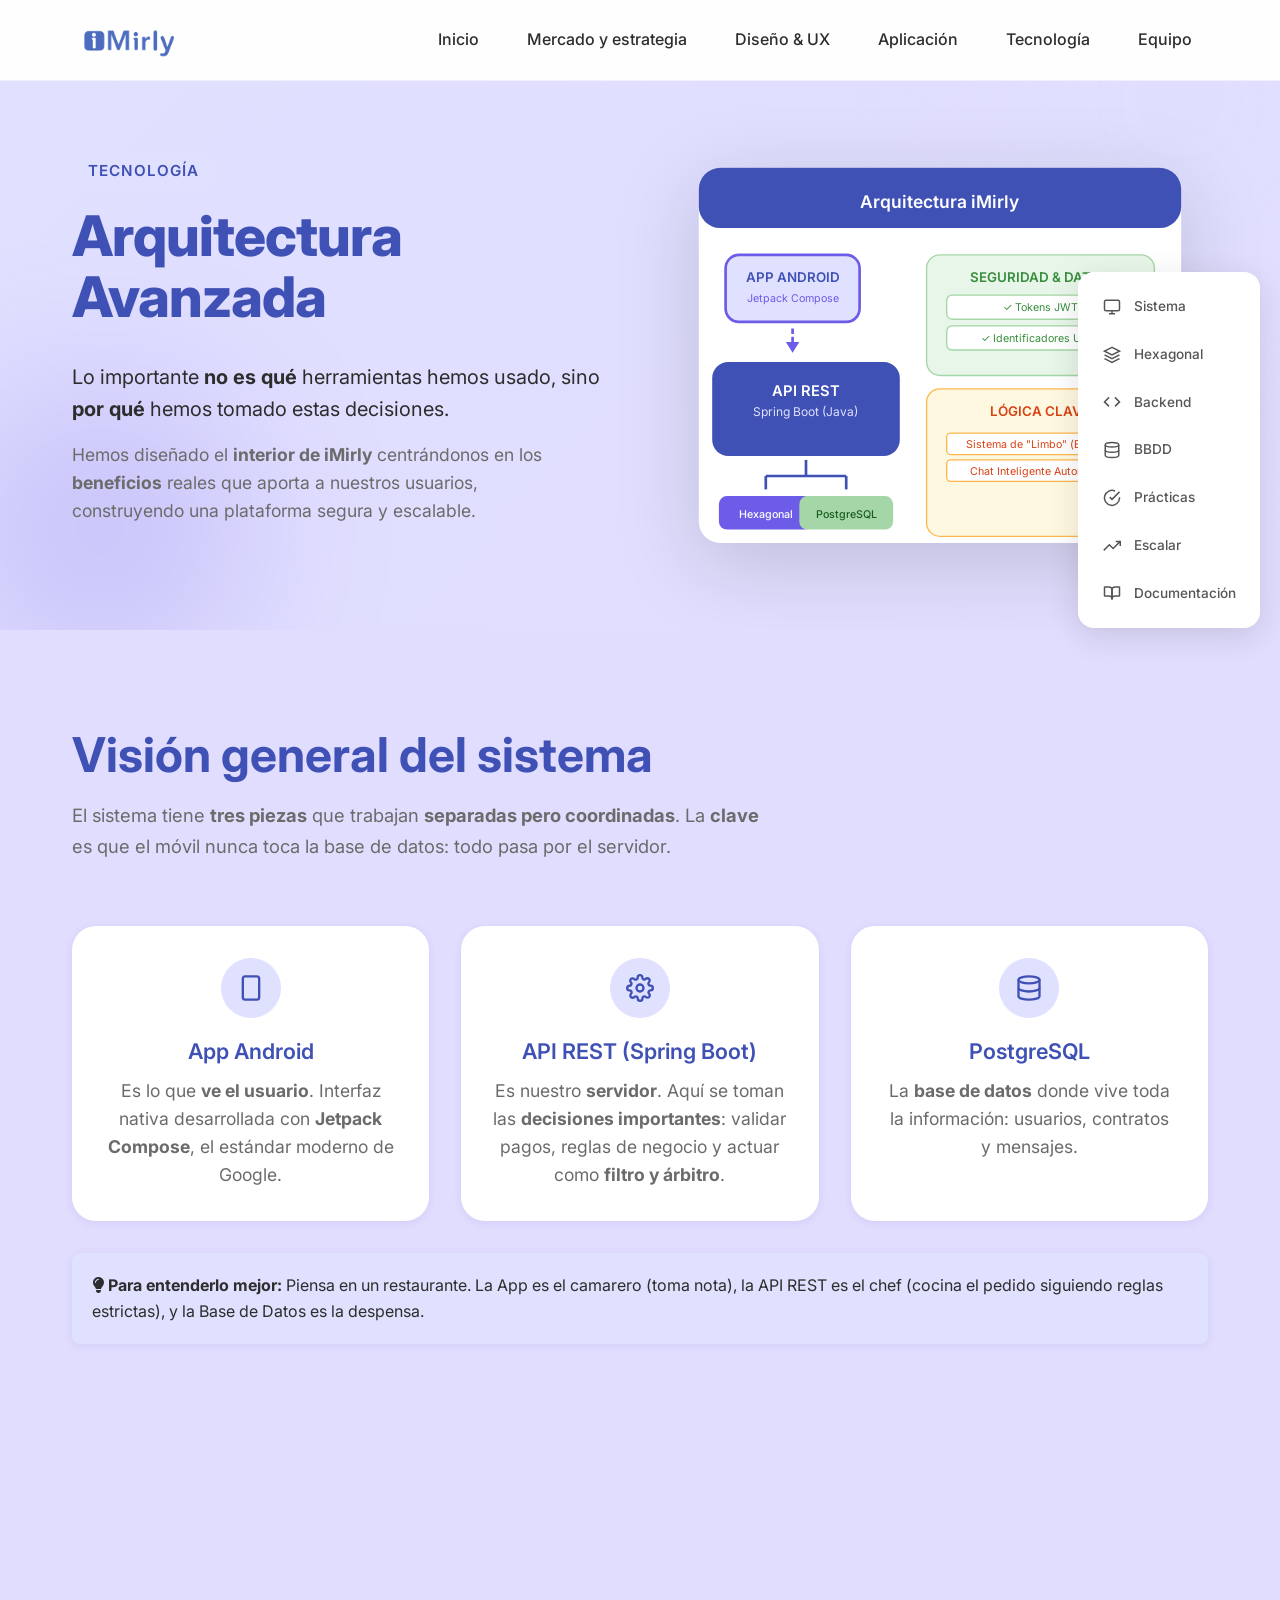
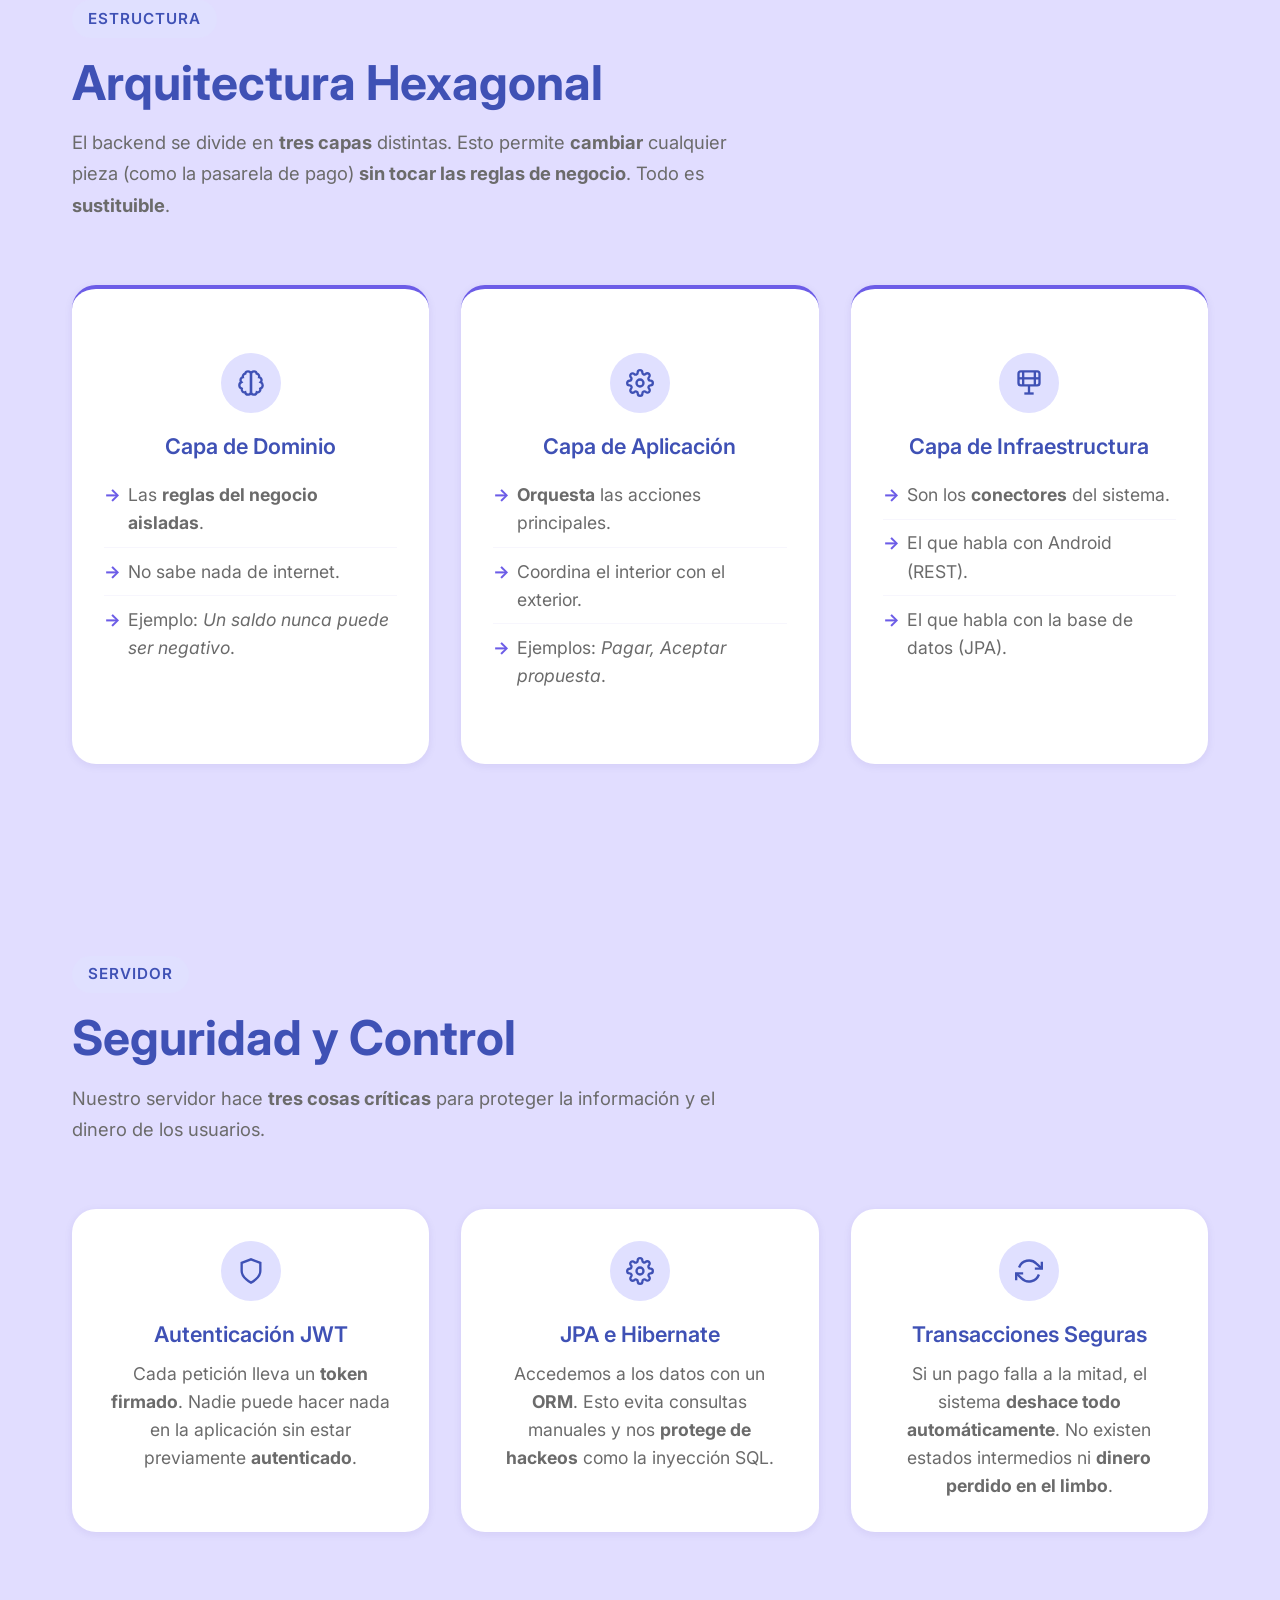
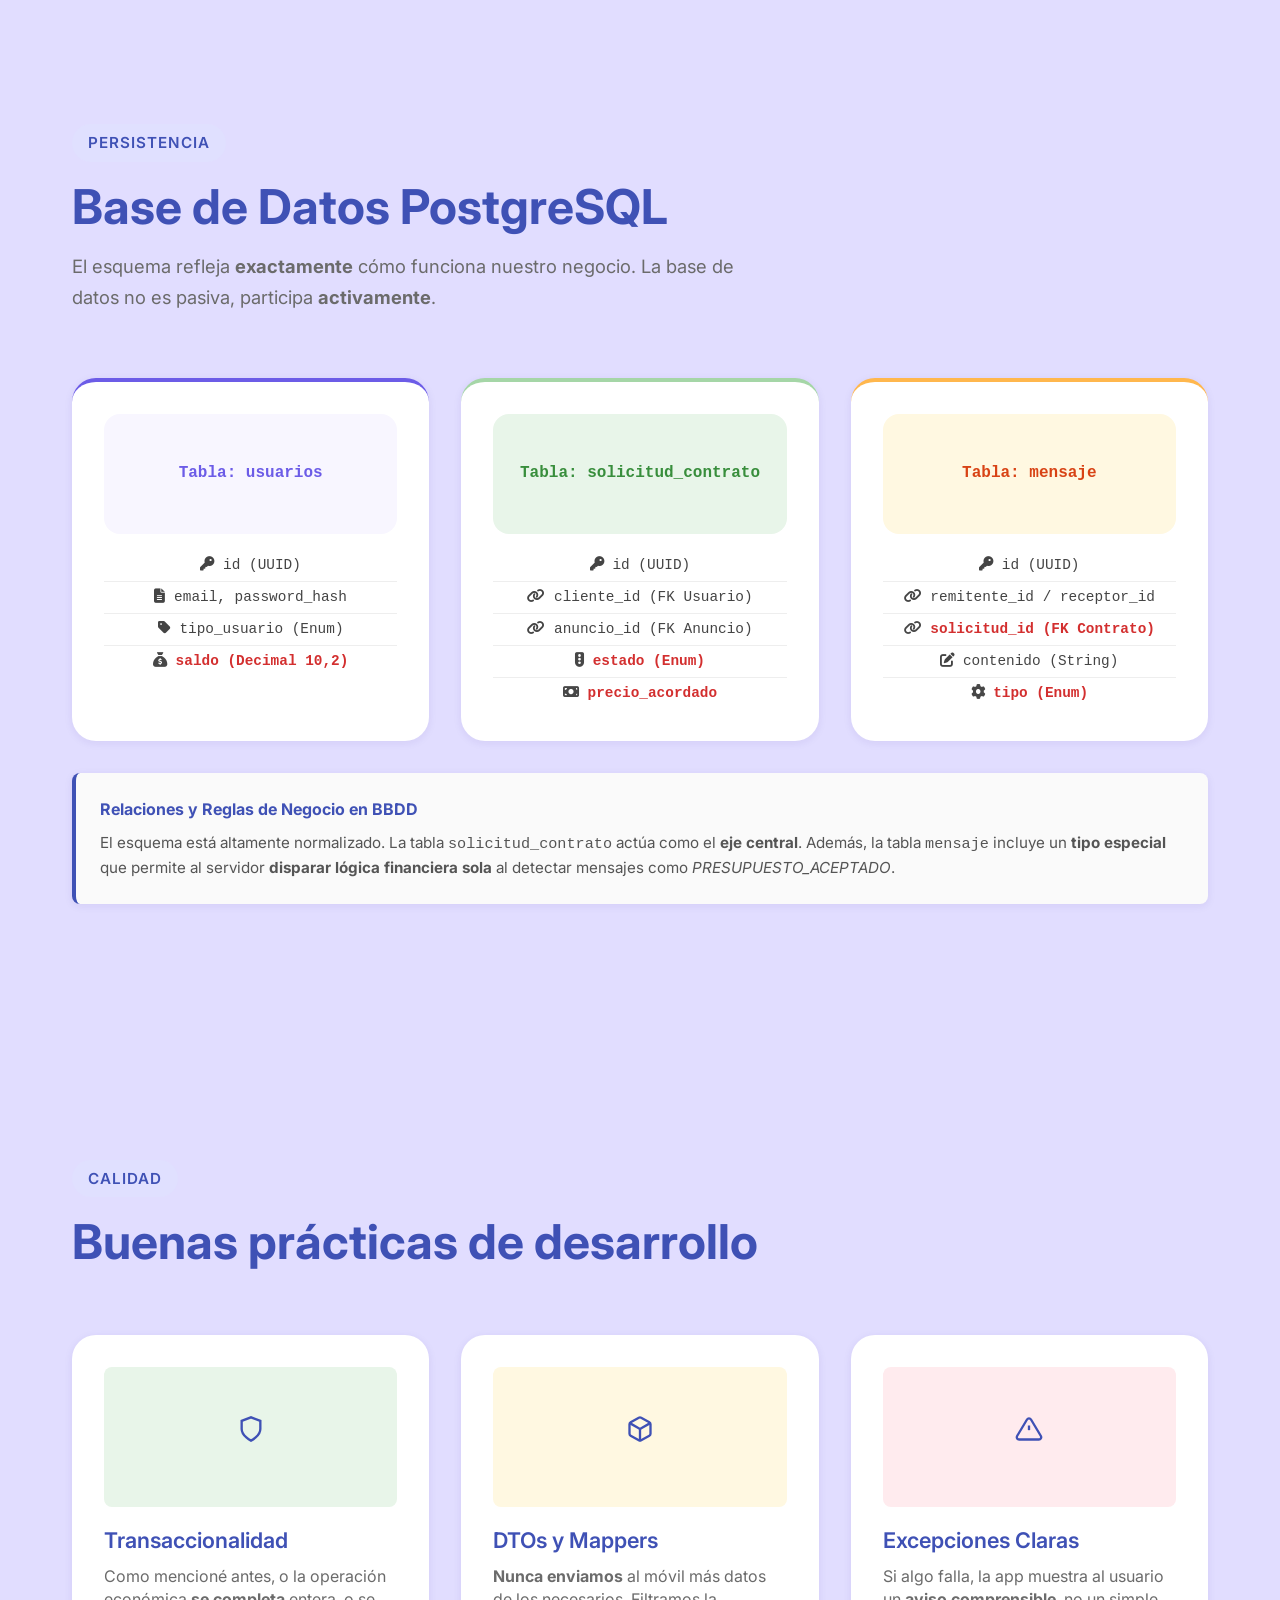
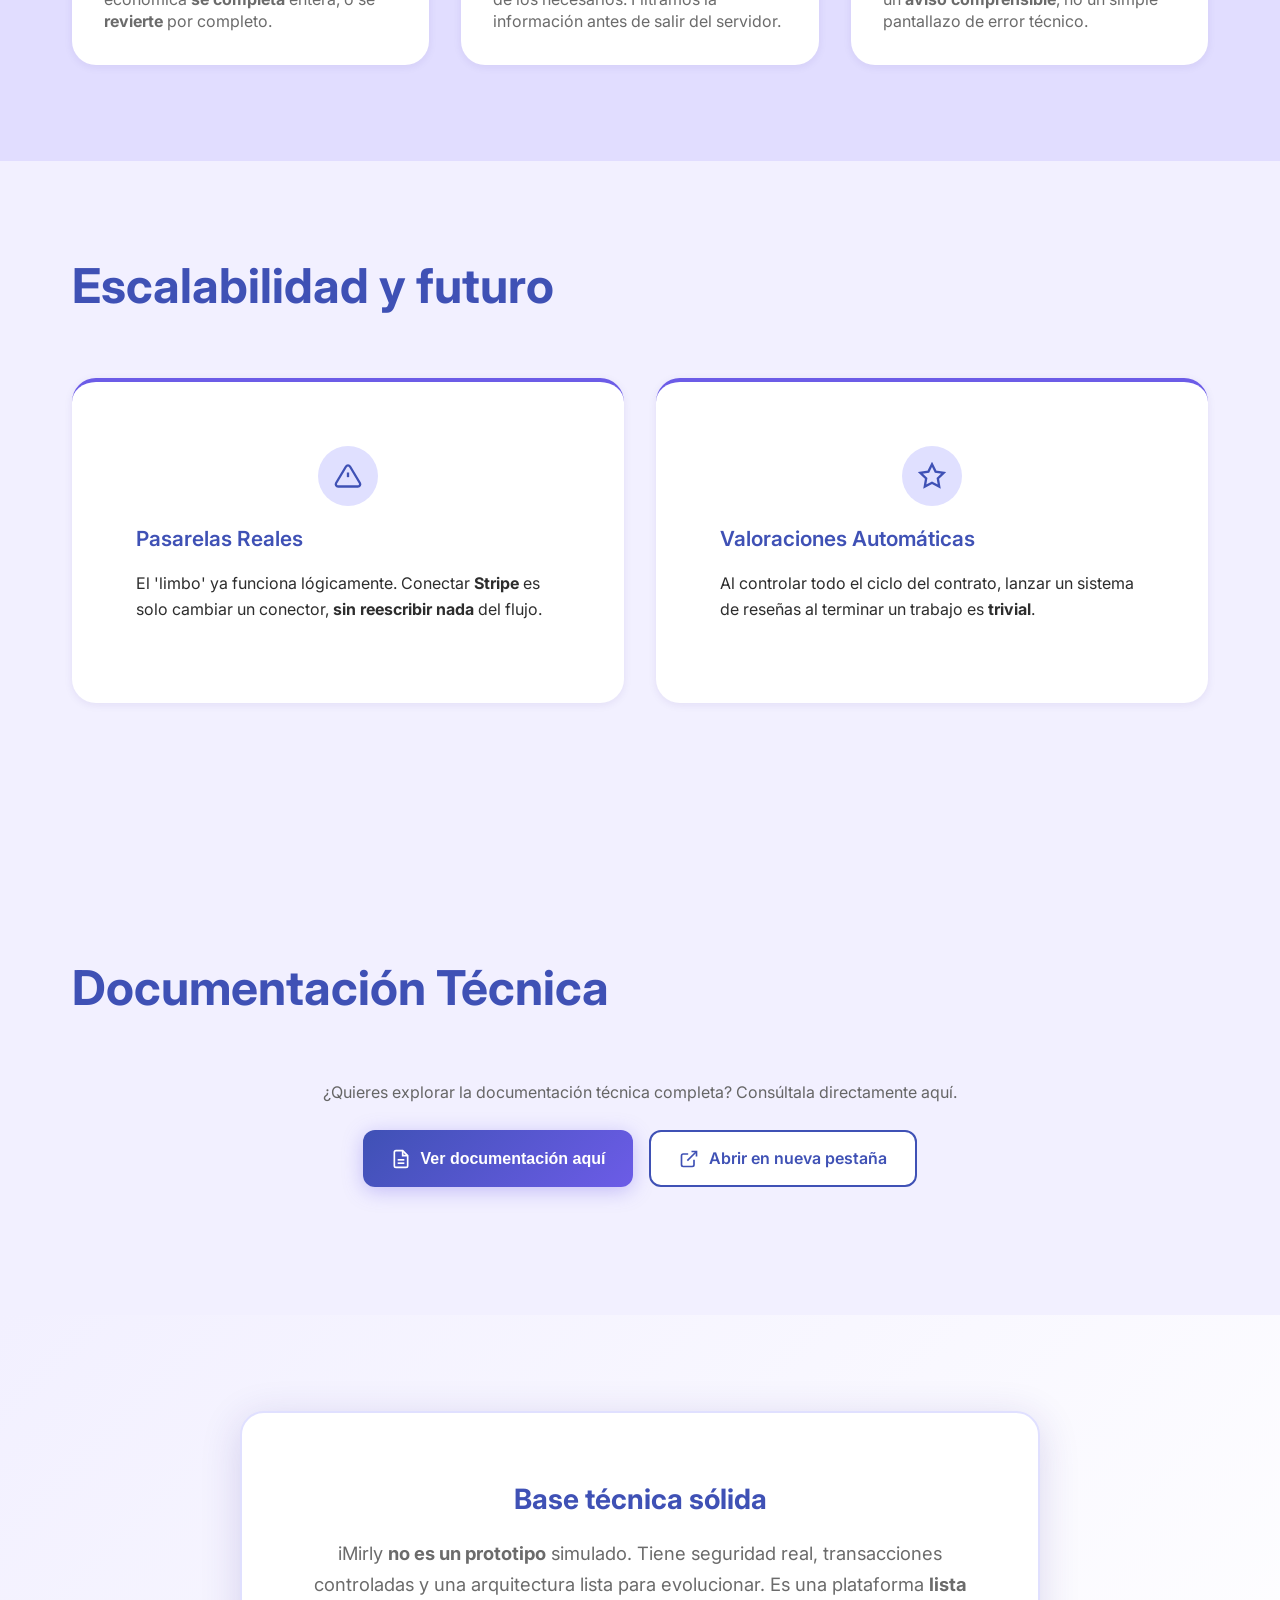
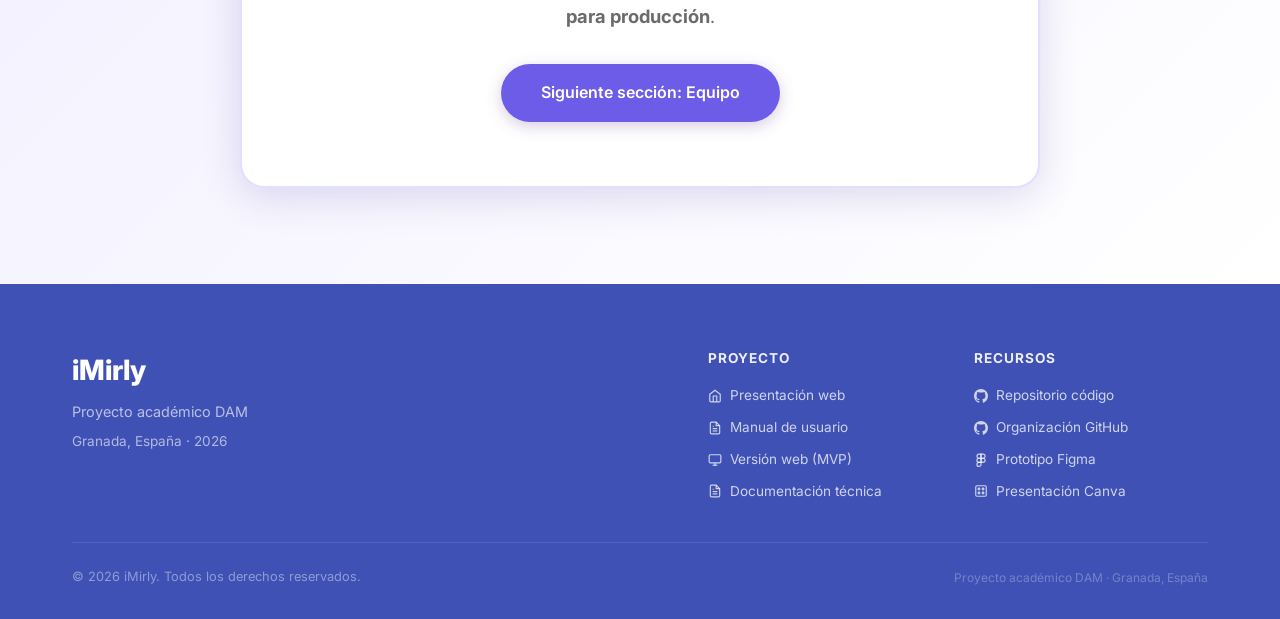
<file: tecnologia.html>
<!DOCTYPE html>
<html lang="es">
<head>
    <meta charset="UTF-8">
    <meta name="viewport" content="width=device-width, initial-scale=1.0">
    <title>Tecnología y Arquitectura - iMirly</title>
    <link rel="preconnect" href="https://fonts.googleapis.com">
    <link rel="preconnect" href="https://fonts.gstatic.com" crossorigin>
    <link href="https://fonts.googleapis.com/css2?family=Inter:wght@300;400;500;600;700;800&display=swap" rel="stylesheet">
    <link rel="stylesheet" href="https://cdnjs.cloudflare.com/ajax/libs/font-awesome/6.5.1/css/all.min.css">
    <link rel="stylesheet" href="styles.css">
    <link rel="stylesheet" href="mobile.css">
</head>
<body>
    <header class="header" id="header">
        <nav class="nav container">
            <a href="index.html">
                <img src="./assets/img/iMirlyazul.png"
                    alt="Vista previa de la aplicación iMirly"
                    class="nav__logo"
                    style="width: 120px; height: auto;">
            </a>
            <ul class="nav__menu">
                <li class="nav__item"><a href="index.html" class="nav__link">Inicio</a></li>
                <li class="nav__item"><a href="mercado-y-estrategia.html" class="nav__link">Mercado y estrategia</a></li>
                <li class="nav__item"><a href="diseno-ux.html" class="nav__link">Diseño & UX</a></li>
                <li class="nav__item"><a href="aplicacion.html" class="nav__link">Aplicación</a></li>
                <li class="nav__item"><a href="tecnologia.html" class="nav__link active">Tecnología</a></li>
                <li class="nav__item"><a href="equipo.html" class="nav__link">Equipo</a></li>
            </ul>
            <button class="nav__toggle" id="nav-toggle">
                <span></span><span></span><span></span>
            </button>
        </nav>
    </header>

    <nav class="floating-nav" id="floating-nav">
        <div class="floating-nav__menu active" id="floating-menu">
            <a href="#vision-general" class="floating-nav__link" data-section="vision-general">
                <span class="floating-nav__icon">
                    <svg viewBox="0 0 24 24" fill="none" stroke="currentColor" stroke-width="2"><rect x="2" y="3" width="20" height="14" rx="2"/><line x1="8" y1="21" x2="16" y2="21"/><line x1="12" y1="17" x2="12" y2="21"/></svg>
                </span>
                <span class="floating-nav__label">Sistema</span>
            </a>
            <a href="#arquitectura-capas" class="floating-nav__link" data-section="arquitectura-capas">
                <span class="floating-nav__icon">
                    <svg viewBox="0 0 24 24" fill="none" stroke="currentColor" stroke-width="2"><path d="M12 2L2 7l10 5 10-5-10-5zM2 17l10 5 10-5M2 12l10 5 10-5"/></svg>
                </span>
                <span class="floating-nav__label">Hexagonal</span>
            </a>
            <a href="#backend-core" class="floating-nav__link" data-section="backend-core">
                <span class="floating-nav__icon">
                    <svg viewBox="0 0 24 24" fill="none" stroke="currentColor" stroke-width="2"><polyline points="16 18 22 12 16 6"/><polyline points="8 6 2 12 8 18"/></svg>
                </span>
                <span class="floating-nav__label">Backend</span>
            </a>
            <a href="#modelo-datos" class="floating-nav__link" data-section="modelo-datos">
                <span class="floating-nav__icon">
                    <svg viewBox="0 0 24 24" fill="none" stroke="currentColor" stroke-width="2"><ellipse cx="12" cy="5" rx="9" ry="3"/><path d="M21 12c0 1.66-4 3-9 3s-9-1.34-9-3"/><path d="M3 5v14c0 1.66 4 3 9 3s9-1.34 9-3V5"/></svg>
                </span>
                <span class="floating-nav__label">BBDD</span>
            </a>
            <a href="#buenas-practicas" class="floating-nav__link" data-section="buenas-practicas">
                <span class="floating-nav__icon">
                    <svg viewBox="0 0 24 24" fill="none" stroke="currentColor" stroke-width="2"><path d="M22 11.08V12a10 10 0 1 1-5.93-9.14"/><polyline points="22 4 12 14.01 9 11.01"/></svg>
                </span>
                <span class="floating-nav__label">Prácticas</span>
            </a>
            <a href="#escalabilidad" class="floating-nav__link" data-section="escalabilidad">
                <span class="floating-nav__icon">
                    <svg viewBox="0 0 24 24" fill="none" stroke="currentColor" stroke-width="2"><polyline points="23 6 13.5 15.5 8.5 10.5 1 18"/><polyline points="17 6 23 6 23 12"/></svg>
                </span>
                <span class="floating-nav__label">Escalar</span>
            </a>
            <a href="#documentacion" class="floating-nav__link" data-section="documentacion">
                <span class="floating-nav__icon">
                    <svg viewBox="0 0 24 24" fill="none" stroke="currentColor" stroke-width="2" stroke-linecap="round" stroke-linejoin="round">
                        <path d="M2 4h6a4 4 0 0 1 4 4v12a4 4 0 0 0-4-4H2z"/>
                        <path d="M22 4h-6a4 4 0 0 0-4 4v12a4 4 0 0 1 4-4h6z"/>
                    </svg>
                </span>
                <span class="floating-nav__label">Documentación</span>
            </a>
        </div>
    </nav>

    <section class="hero hero--secondary">
        <div class="hero__decoration hero__decoration--1"></div>
        <div class="hero__decoration hero__decoration--2"></div>
        <div class="container">
            <div class="hero__wrapper" style="display: grid; grid-template-columns: 1fr 1fr; gap: 64px; align-items: center;">
                <div class="hero__content fade-in">
                    <span class="section__tag">Tecnología</span>
                    <h1 class="hero__title">Arquitectura Avanzada</h1>
                    <p class="hero__subtitle">
                        Lo importante <strong>no es qué</strong> herramientas hemos usado, sino <strong>por qué</strong> hemos tomado estas decisiones.
                    </p>
                    <p class="hero__text">
                        Hemos diseñado el <strong>interior de iMirly</strong> centrándonos en los <strong>beneficios</strong> reales que aporta a nuestros usuarios, construyendo una plataforma segura y escalable.
                    </p>
                </div>

                <div class="hero__image fade-in" style="display: flex; justify-content: center; align-items: center;">
                    <svg viewBox="0 0 400 320" style="max-width: 100%; height: auto; filter: drop-shadow(0 20px 40px rgba(0,0,0,0.15));">
                        <rect x="20" y="20" width="360" height="280" rx="16" fill="#ffffff"/>
                        <rect x="20" y="20" width="360" height="45" rx="16" fill="#3f51b5"/>
                        <text x="200" y="50" text-anchor="middle" fill="white" font-size="13" font-weight="600" font-family="Inter, sans-serif">Arquitectura iMirly</text>
                        
                        <rect x="40" y="85" width="100" height="50" rx="10" fill="#e0e0ff" stroke="#6c5ce7" stroke-width="2"/>
                        <text x="90" y="105" text-anchor="middle" fill="#3f51b5" font-size="10" font-weight="600" font-family="Inter, sans-serif">APP ANDROID</text>
                        <text x="90" y="120" text-anchor="middle" fill="#6c5ce7" font-size="8" font-family="Inter, sans-serif">Jetpack Compose</text>
                        
                        <line x1="90" y1="140" x2="90" y2="155" stroke="#6c5ce7" stroke-width="2" stroke-dasharray="4,2"/>
                        <polygon points="85,150 90,158 95,150" fill="#6c5ce7"/>
                        
                        <rect x="30" y="165" width="140" height="70" rx="12" fill="#3f51b5"/>
                        <text x="100" y="190" text-anchor="middle" fill="white" font-size="11" font-weight="600" font-family="Inter, sans-serif">API REST</text>
                        <text x="100" y="205" text-anchor="middle" fill="#e0e0ff" font-size="9" font-family="Inter, sans-serif">Spring Boot (Java)</text>
                        
                        <line x1="100" y1="238" x2="100" y2="250" stroke="#3f51b5" stroke-width="2"/>
                        <line x1="100" y1="250" x2="70" y2="250" stroke="#3f51b5" stroke-width="2"/>
                        <line x1="100" y1="250" x2="130" y2="250" stroke="#3f51b5" stroke-width="2"/>
                        <line x1="70" y1="250" x2="70" y2="260" stroke="#3f51b5" stroke-width="2"/>
                        <line x1="130" y1="250" x2="130" y2="260" stroke="#3f51b5" stroke-width="2"/>
                        
                        <rect x="35" y="265" width="70" height="25" rx="6" fill="#6c5ce7"/>
                        <text x="70" y="281" text-anchor="middle" fill="white" font-size="8" font-weight="500" font-family="Inter, sans-serif">Hexagonal</text>
                        
                        <rect x="95" y="265" width="70" height="25" rx="6" fill="#a5d6a7"/>
                        <text x="130" y="281" text-anchor="middle" fill="#1B5E20" font-size="8" font-weight="500" font-family="Inter, sans-serif">PostgreSQL</text>
                        
                        <rect x="190" y="85" width="170" height="90" rx="10" fill="#e8f5e9" stroke="#a5d6a7" stroke-width="1"/>
                        <text x="275" y="105" text-anchor="middle" fill="#388e3c" font-size="10" font-weight="600" font-family="Inter, sans-serif">SEGURIDAD & DATOS</text>
                        
                        <rect x="205" y="115" width="140" height="18" rx="4" fill="white" stroke="#a5d6a7" stroke-width="1"/>
                        <text x="275" y="127" text-anchor="middle" fill="#388e3c" font-size="8" font-family="Inter, sans-serif">✓ Tokens JWT</text>
                        
                        <rect x="205" y="138" width="140" height="18" rx="4" fill="white" stroke="#a5d6a7" stroke-width="1"/>
                        <text x="275" y="150" text-anchor="middle" fill="#388e3c" font-size="8" font-family="Inter, sans-serif">✓ Identificadores UUID</text>
                        
                        <rect x="190" y="185" width="170" height="110" rx="10" fill="#FFF8E1" stroke="#ffb74d" stroke-width="1"/>
                        <text x="275" y="205" text-anchor="middle" fill="#d84315" font-size="10" font-weight="600" font-family="Inter, sans-serif">LÓGICA CLAVE</text>
                        
                        <rect x="205" y="218" width="140" height="16" rx="3" fill="white" stroke="#ffb74d" stroke-width="1"/>
                        <text x="275" y="229" text-anchor="middle" fill="#d84315" font-size="8" font-family="Inter, sans-serif">Sistema de "Limbo" (Escrow)</text>
                        
                        <rect x="205" y="238" width="140" height="16" rx="3" fill="white" stroke="#ffb74d" stroke-width="1"/>
                        <text x="275" y="249" text-anchor="middle" fill="#d84315" font-size="8" font-family="Inter, sans-serif">Chat Inteligente Automático</text>
                    </svg>
                </div>
            </div>
        </div>
    </section>

    <section class="section section--concept" id="vision-general">
        <div class="container">
            <div class="section__header fade-in">
                <h2 class="section__title">Visión general del sistema</h2>
                <p class="section__description">El sistema tiene <strong>tres piezas</strong> que trabajan <strong>separadas pero coordinadas</strong>. La <strong>clave</strong> es que el móvil nunca toca la base de datos: todo pasa por el servidor.</p>
            </div>
            
            <div class="concept-grid">
                <div class="concept-card fade-in">
                    <div class="ux-pillar__icon">
                        <svg viewBox="0 0 24 24" fill="none" stroke="currentColor" stroke-width="2">
                            <rect x="5" y="2" width="14" height="20" rx="2" ry="2"/>
                            <line x1="12" y1="18" x2="12.01" y2="18"/>
                        </svg>
                    </div>
                    <h3 class="concept-card__title">App Android</h3>
                    <p class="concept-card__text">Es lo que <strong>ve el usuario</strong>. Interfaz nativa desarrollada con <strong>Jetpack Compose</strong>, el estándar moderno de Google.</p>
                </div>
                <div class="concept-card fade-in">
                    <div class="ux-pillar__icon">
                        <svg viewBox="0 0 24 24" fill="none" stroke="currentColor" stroke-width="2">
                            <circle cx="12" cy="12" r="3"/>
                            <path d="M19.4 15a1.65 1.65 0 0 0 .33 1.82l.06.06a2 2 0 0 1 0 2.83 2 2 0 0 1-2.83 0l-.06-.06a1.65 1.65 0 0 0-1.82-.33 1.65 1.65 0 0 0-1 1.51V21a2 2 0 0 1-2 2 2 2 0 0 1-2-2v-.09A1.65 1.65 0 0 0 9 19.4a1.65 1.65 0 0 0-1.82.33l-.06.06a2 2 0 0 1-2.83 0 2 2 0 0 1 0-2.83l.06-.06a1.65 1.65 0 0 0 .33-1.82 1.65 1.65 0 0 0-1.51-1H3a2 2 0 0 1-2-2 2 2 0 0 1 2-2h.09A1.65 1.65 0 0 0 4.6 9a1.65 1.65 0 0 0-.33-1.82l-.06-.06a2 2 0 0 1 0-2.83 2 2 0 0 1 2.83 0l.06.06a1.65 1.65 0 0 0 1.82.33H9a1.65 1.65 0 0 0 1-1.51V3a2 2 0 0 1 2-2 2 2 0 0 1 2 2v.09a1.65 1.65 0 0 0 1 1.51 1.65 1.65 0 0 0 1.82-.33l.06-.06a2 2 0 0 1 2.83 0 2 2 0 0 1 0 2.83l-.06.06a1.65 1.65 0 0 0-.33 1.82V9a1.65 1.65 0 0 0 1.51 1H21a2 2 0 0 1 2 2 2 2 0 0 1-2 2h-.09a1.65 1.65 0 0 0-1.51 1z"/>
                        </svg>
                    </div>
                    <h3 class="concept-card__title">API REST (Spring Boot)</h3>
                    <p class="concept-card__text">Es nuestro <strong>servidor</strong>. Aquí se toman las <strong>decisiones importantes</strong>: validar pagos, reglas de negocio y actuar como <strong>filtro y árbitro</strong>.</p>
                </div>
                <div class="concept-card fade-in">
                    <div class="ux-pillar__icon">
                        <svg viewBox="0 0 24 24" fill="none" stroke="currentColor" stroke-width="2">
                            <ellipse cx="12" cy="5" rx="9" ry="3"/>
                            <path d="M21 12c0 1.66-4 3-9 3s-9-1.34-9-3"/>
                            <path d="M3 5v14c0 1.66 4 3 9 3s9-1.34 9-3V5"/>
                        </svg>
                    </div>
                    <h3 class="concept-card__title">PostgreSQL</h3>
                    <p class="concept-card__text">La <strong>base de datos</strong> donde vive toda la información: usuarios, contratos y mensajes.</p>
                </div>
            </div>

            <div class="research-context fade-in" style="margin-top: 32px; background: #e0e0ff; padding: 20px; border-radius: 8px;">
                <p><strong> <i class="fa-solid fa-lightbulb"></i> Para entenderlo mejor:</strong> Piensa en un restaurante. La App es el camarero (toma nota), la API REST es el chef (cocina el pedido siguiendo reglas estrictas), y la Base de Datos es la despensa.</p>
            </div>
        </div>
    </section>

    <section class="section section--ux" id="arquitectura-capas">
        <div class="container">
            <div class="section__header fade-in">
                <span class="section__tag">Estructura</span>
                <h2 class="section__title">Arquitectura Hexagonal</h2>
                <p class="section__description">El backend se divide en <strong>tres capas</strong> distintas. Esto permite <strong>cambiar</strong> cualquier pieza (como la pasarela de pago) <strong>sin tocar las reglas de negocio</strong>. Todo es <strong>sustituible</strong>.</p>
            </div>
            
            <div class="ux-pillars">
                <div class="ux-pillar fade-in">
                    <div class="ux-pillar__icon">
                        <svg viewBox="0 0 24 24" fill="none" stroke="currentColor" stroke-width="2">
                            <path d="M9.5 2A2.5 2.5 0 0 1 12 4.5v15a2.5 2.5 0 0 1-4.96.44 2.5 2.5 0 0 1-2.96-3.08 3 3 0 0 1-.34-5.58 2.5 2.5 0 0 1 1.32-4.24 2.5 2.5 0 0 1 1.98-3A2.5 2.5 0 0 1 9.5 2Z"/>
                            <path d="M14.5 2A2.5 2.5 0 0 0 12 4.5v15a2.5 2.5 0 0 0 4.96.44 2.5 2.5 0 0 0 2.96-3.08 3 3 0 0 0 .34-5.58 2.5 2.5 0 0 0-1.32-4.24 2.5 2.5 0 0 0-1.98-3A2.5 2.5 0 0 0 14.5 2Z"/>
                        </svg>
                    </div>
                    <h3 class="ux-pillar__title">Capa de Dominio</h3>
                    <ul class="ux-pillar__list">
                        <li>Las <strong>reglas del negocio aisladas</strong>.</li>
                        <li>No sabe nada de internet.</li>
                        <li>Ejemplo: <em>Un saldo nunca puede ser negativo</em>.</li>
                    </ul>
                </div>
                <div class="ux-pillar fade-in">
                    <div class="ux-pillar__icon">
                        <svg viewBox="0 0 24 24" fill="none" stroke="currentColor" stroke-width="2">
                            <circle cx="12" cy="12" r="3"/>
                            <path d="M19.4 15a1.65 1.65 0 0 0 .33 1.82l.06.06a2 2 0 0 1 0 2.83 2 2 0 0 1-2.83 0l-.06-.06a1.65 1.65 0 0 0-1.82-.33 1.65 1.65 0 0 0-1 1.51V21a2 2 0 0 1-2 2 2 2 0 0 1-2-2v-.09A1.65 1.65 0 0 0 9 19.4a1.65 1.65 0 0 0-1.82.33l-.06.06a2 2 0 0 1-2.83 0 2 2 0 0 1 0-2.83l.06-.06a1.65 1.65 0 0 0 .33-1.82 1.65 1.65 0 0 0-1.51-1H3a2 2 0 0 1-2-2 2 2 0 0 1 2-2h.09A1.65 1.65 0 0 0 4.6 9a1.65 1.65 0 0 0-.33-1.82l-.06-.06a2 2 0 0 1 0-2.83 2 2 0 0 1 2.83 0l.06.06a1.65 1.65 0 0 0 1.82.33H9a1.65 1.65 0 0 0 1-1.51V3a2 2 0 0 1 2-2 2 2 0 0 1 2 2v.09a1.65 1.65 0 0 0 1 1.51 1.65 1.65 0 0 0 1.82-.33l.06-.06a2 2 0 0 1 2.83 0 2 2 0 0 1 0 2.83l-.06.06a1.65 1.65 0 0 0-.33 1.82V9a1.65 1.65 0 0 0 1.51 1H21a2 2 0 0 1 2 2 2 2 0 0 1-2 2h-.09a1.65 1.65 0 0 0-1.51 1z"/>
                        </svg>
                    </div>
                    <h3 class="ux-pillar__title">Capa de Aplicación</h3>
                    <ul class="ux-pillar__list">
                        <li><strong>Orquesta</strong> las acciones principales.</li>
                        <li>Coordina el interior con el exterior.</li>
                        <li>Ejemplos: <em>Pagar, Aceptar propuesta</em>.</li>
                    </ul>
                </div>
                <div class="ux-pillar fade-in">
                    <div class="ux-pillar__icon">
                        <svg viewBox="0 0 24 24" fill="none" stroke="currentColor" stroke-width="2">
                            <rect x="3" y="2" width="18" height="12" rx="2" ry="2"/>
                            <line x1="7" y1="2" x2="7" y2="14"/>
                            <line x1="17" y1="2" x2="17" y2="14"/>
                            <line x1="3" y1="8" x2="21" y2="8"/>
                            <path d="M12 14v7"/>
                            <path d="M8 21h8"/>
                        </svg>
                    </div>
                    <h3 class="ux-pillar__title">Capa de Infraestructura</h3>
                    <ul class="ux-pillar__list">
                        <li>Son los <strong>conectores</strong> del sistema.</li>
                        <li>El que habla con Android (REST).</li>
                        <li>El que habla con la base de datos (JPA).</li>
                    </ul>
                </div>
            </div>
        </div>
    </section>

    <section class="section section--concept" id="backend-core">
        <div class="container">
            <div class="section__header fade-in">
                <span class="section__tag">Servidor</span>
                <h2 class="section__title">Seguridad y Control</h2>
                <p class="section__description">Nuestro servidor hace <strong>tres cosas críticas</strong> para proteger la información y el dinero de los usuarios.</p>
            </div>
            
            <div class="concept-grid">
                <div class="concept-card fade-in">
                    <div class="ux-pillar__icon">
                        <svg viewBox="0 0 24 24" fill="none" stroke="currentColor" stroke-width="2">
                            <path d="M12 22s8-4 8-10V5l-8-3-8 3v7c0 6 8 10 8 10z"/>
                        </svg>
                    </div>
                    <h3 class="concept-card__title">Autenticación JWT</h3>
                    <p class="concept-card__text">Cada petición lleva un <strong>token firmado</strong>. Nadie puede hacer nada en la aplicación sin estar previamente <strong>autenticado</strong>.</p>
                </div>
                <div class="concept-card fade-in">
                    <div class="ux-pillar__icon">
                        <svg viewBox="0 0 24 24" fill="none" stroke="currentColor" stroke-width="2">
                            <circle cx="12" cy="12" r="3"/>
                            <path d="M19.4 15a1.65 1.65 0 0 0 .33 1.82l.06.06a2 2 0 0 1 0 2.83 2 2 0 0 1-2.83 0l-.06-.06a1.65 1.65 0 0 0-1.82-.33 1.65 1.65 0 0 0-1 1.51V21a2 2 0 0 1-2 2 2 2 0 0 1-2-2v-.09A1.65 1.65 0 0 0 9 19.4a1.65 1.65 0 0 0-1.82.33l-.06.06a2 2 0 0 1-2.83 0 2 2 0 0 1 0-2.83l.06-.06a1.65 1.65 0 0 0 .33-1.82 1.65 1.65 0 0 0-1.51-1H3a2 2 0 0 1-2-2 2 2 0 0 1 2-2h.09A1.65 1.65 0 0 0 4.6 9a1.65 1.65 0 0 0-.33-1.82l-.06-.06a2 2 0 0 1 0-2.83 2 2 0 0 1 2.83 0l.06.06a1.65 1.65 0 0 0 1.82.33H9a1.65 1.65 0 0 0 1-1.51V3a2 2 0 0 1 2-2 2 2 0 0 1 2 2v.09a1.65 1.65 0 0 0 1 1.51 1.65 1.65 0 0 0 1.82-.33l.06-.06a2 2 0 0 1 2.83 0 2 2 0 0 1 0 2.83l-.06.06a1.65 1.65 0 0 0-.33 1.82V9a1.65 1.65 0 0 0 1.51 1H21a2 2 0 0 1 2 2 2 2 0 0 1-2 2h-.09a1.65 1.65 0 0 0-1.51 1z"/>
                        </svg>
                    </div>
                    <h3 class="concept-card__title">JPA e Hibernate</h3>
                    <p class="concept-card__text">Accedemos a los datos con un <strong>ORM</strong>. Esto evita consultas manuales y nos <strong>protege de hackeos</strong> como la inyección SQL.</p>
                </div>
                <div class="concept-card fade-in">
                    <div class="ux-pillar__icon">
                        <svg viewBox="0 0 24 24" fill="none" stroke="currentColor" stroke-width="2">
                            <polyline points="23 4 23 10 17 10"/>
                            <polyline points="1 20 1 14 7 14"/>
                            <path d="M3.51 9a9 9 0 0 1 14.85-3.36L23 10M1 14l4.64 4.36A9 9 0 0 0 20.49 15"/>
                        </svg>
                    </div>
                    <h3 class="concept-card__title">Transacciones Seguras</h3>
                    <p class="concept-card__text">Si un pago falla a la mitad, el sistema <strong>deshace todo automáticamente</strong>. No existen estados intermedios ni <strong>dinero perdido en el limbo</strong>.</p>
                </div>
            </div>
        </div>
    </section>

    <section class="section section--ux" id="modelo-datos">
        <div class="container">
            <div class="section__header fade-in">
                <span class="section__tag">Persistencia</span>
                <h2 class="section__title">Base de Datos PostgreSQL</h2>
                <p class="section__description">El esquema refleja <strong>exactamente</strong> cómo funciona nuestro negocio. La base de datos no es pasiva, participa <strong>activamente</strong>.</p>
            </div>

            <div class="concept-grid fade-in">
                <div class="concept-card fade-in" style="border-top: 4px solid #6c5ce7;">
                    <div class="concept-card__visual" style="background: #F8F6FF; padding: 8px;">
                        <span style="color: #6c5ce7; font-weight: bold; font-family: monospace;">Tabla: usuarios</span>
                    </div>
                    <ul style="list-style: none; padding: 0; margin-top: 16px; font-size: 0.9rem; color: #444; font-family: monospace;">
                        <li style="padding: 4px 0; border-bottom: 1px solid #eee;"> <i class="fa-solid fa-key"></i> id (UUID)</li>
                        <li style="padding: 4px 0; border-bottom: 1px solid #eee;"> <i class="fa-solid fa-file-lines"></i> email, password_hash</li>
                        <li style="padding: 4px 0; border-bottom: 1px solid #eee;"> <i class="fa-solid fa-tag"></i> tipo_usuario (Enum)</li>
                        <li style="padding: 4px 0; color: #d32f2f; font-weight: bold;"> <i class="fa-solid fa-sack-dollar" style="color: #474747;"></i> saldo (Decimal 10,2)</li>
                    </ul>
                </div>
                
                <div class="concept-card fade-in" style="border-top: 4px solid #a5d6a7;">
                    <div class="concept-card__visual" style="background: #e8f5e9; padding: 8px;">
                        <span style="color: #388e3c; font-weight: bold; font-family: monospace;">Tabla: solicitud_contrato</span>
                    </div>
                    <ul style="list-style: none; padding: 0; margin-top: 16px; font-size: 0.9rem; color: #444; font-family: monospace;">
                        <li style="padding: 4px 0; border-bottom: 1px solid #eee;"><i class="fa-solid fa-key"></i> id (UUID)</li>
                        <li style="padding: 4px 0; border-bottom: 1px solid #eee;"><i class="fa-solid fa-link"></i> cliente_id (FK Usuario)</li>
                        <li style="padding: 4px 0; border-bottom: 1px solid #eee;"><i class="fa-solid fa-link"></i> anuncio_id (FK Anuncio)</li>
                        <li style="padding: 4px 0; border-bottom: 1px solid #eee; color: #d32f2f; font-weight: bold;"> <i class="fa-solid fa-traffic-light" style="color: #474747;"></i> estado (Enum)</li>
                        <li style="padding: 4px 0; color: #d32f2f; font-weight: bold;"> <i class="fa-solid fa-money-bill" style="color: #474747;"></i> precio_acordado</li>
                    </ul>
                </div>

                <div class="concept-card fade-in" style="border-top: 4px solid #ffb74d;">
                    <div class="concept-card__visual" style="background: #FFF8E1; padding: 8px;">
                        <span style="color: #d84315; font-weight: bold; font-family: monospace;">Tabla: mensaje</span>
                    </div>
                    <ul style="list-style: none; padding: 0; margin-top: 16px; font-size: 0.9rem; color: #444; font-family: monospace;">
                        <li style="padding: 4px 0; border-bottom: 1px solid #eee;"><i class="fa-solid fa-key"></i> id (UUID)</li>
                        <li style="padding: 4px 0; border-bottom: 1px solid #eee;"> <i class="fa-solid fa-link"></i> remitente_id / receptor_id</li>
                        <li style="padding: 4px 0; border-bottom: 1px solid #eee; color: #d32f2f; font-weight: bold;"> <i class="fa-solid fa-link" style="color: #474747;"></i> solicitud_id (FK Contrato)</li>
                        <li style="padding: 4px 0; border-bottom: 1px solid #eee;"> <i class="fa-solid fa-pen-to-square"></i> contenido (String)</li>
                        <li style="padding: 4px 0; color: #d32f2f; font-weight: bold;"> <i class="fa-solid fa-gear" style="color: #474747;"></i> tipo (Enum)</li>
                    </ul>
                </div>
            </div>

            <div class="research-context fade-in" style="margin-top: 32px; background: #FAFAFA; padding: 24px; border-radius: 8px; border-left: 4px solid #3f51b5;">
                <h4 style="color: #3f51b5; margin-bottom: 8px;">Relaciones y Reglas de Negocio en BBDD</h4>
                <p style="font-size: 0.95rem; color: #555; line-height: 1.6;">
                    El esquema está altamente normalizado. La tabla <code>solicitud_contrato</code> actúa como el <strong>eje central</strong>. Además, la tabla <code>mensaje</code> incluye un <strong>tipo especial</strong> que permite al servidor <strong>disparar lógica financiera sola</strong> al detectar mensajes como <em>PRESUPUESTO_ACEPTADO</em>.
                </p>
            </div>
        </div>
    </section>

    <section class="section section--ui" id="buenas-practicas">
        <div class="container">
            <div class="section__header fade-in">
                <span class="section__tag">Calidad</span>
                <h2 class="section__title">Buenas prácticas de desarrollo</h2>
            </div>
            
            <div class="ui-showcase">
                <div class="ui-element fade-in">
                    <div class="ui-element__preview" style="background: #e8f5e9; padding: 12px; border-radius: 8px; text-align: center;">
                        <div class="ux-pillar__icon" style="background: #e8f5e900;" >
                            <svg viewBox="0 0 24 24" fill="none" stroke="currentColor" stroke-width="2">
                                <path d="M12 22s8-4 8-10V5l-8-3-8 3v7c0 6 8 10 8 10z"/>
                            </svg>
                        </div>
                    </div>
                    <div class="ui-element__info">
                        <h4>Transaccionalidad</h4>
                        <p>Como mencioné antes, o la operación económica <strong>se completa</strong> entera, o se <strong>revierte</strong> por completo.</p>
                    </div>
                </div>
                <div class="ui-element fade-in">
                    <div class="ui-element__preview" style="background: #FFF8E1; padding: 12px; border-radius: 8px; text-align: center;">
                        <div class="ux-pillar__icon" style="background: #e8f5e900;" >
                            <svg viewBox="0 0 24 24" fill="none" stroke="currentColor" stroke-width="2">
                                <path d="M21 16V8a2 2 0 0 0-1-1.73l-7-4a2 2 0 0 0-2 0l-7 4A2 2 0 0 0 3 8v8a2 2 0 0 0 1 1.73l7 4a2 2 0 0 0 2 0l7-4A2 2 0 0 0 21 16z"/>
                                <polyline points="3.27 6.96 12 12.01 20.73 6.96"/>
                                <line x1="12" y1="22.08" x2="12" y2="12"/>
                            </svg>
                        </div>
                    </div>
                    <div class="ui-element__info">
                        <h4>DTOs y Mappers</h4>
                        <p><strong>Nunca enviamos</strong> al móvil más datos de los necesarios. Filtramos la información antes de salir del servidor.</p>
                    </div>
                </div>
                <div class="ui-element fade-in">
                    <div class="ui-element__preview" style="background: #ffebee; padding: 12px; border-radius: 8px; text-align: center;">
                        <div class="ux-pillar__icon" style="background: #e8f5e900;" >
                            <svg viewBox="0 0 24 24" fill="none" stroke="currentColor" stroke-width="2">
                                <path d="M10.29 3.86L1.82 18a2 2 0 0 0 1.71 3h16.94a2 2 0 0 0 1.71-3L13.71 3.86a2 2 0 0 0-3.42 0z"/>
                                <line x1="12" y1="9" x2="12" y2="13"/>
                                <line x1="12" y1="17" x2="12.01" y2="17"/>
                            </svg>
                        </div>
                    </div>
                    <div class="ui-element__info">
                        <h4>Excepciones Claras</h4>
                        <p>Si algo falla, la app muestra al usuario un <strong>aviso comprensible</strong>, no un simple pantallazo de error técnico.</p>
                    </div>
                </div>
            </div>
        </div>
    </section>

    <section class="section section--research" id="escalabilidad">
        <div class="container">
            <div class="section__header fade-in">
                <h2 class="section__title">Escalabilidad y futuro</h2>
            </div>
            <div class="research-pillars">
                <div class="research-pillar fade-in">
                    <div class="ux-pillar__icon" >
                            <svg viewBox="0 0 24 24" fill="none" stroke="currentColor" stroke-width="2">
                                <path d="M10.29 3.86L1.82 18a2 2 0 0 0 1.71 3h16.94a2 2 0 0 0 1.71-3L13.71 3.86a2 2 0 0 0-3.42 0z"/>
                                <line x1="12" y1="9" x2="12" y2="13"/>
                                <line x1="12" y1="17" x2="12.01" y2="17"/>
                            </svg>
                    </div>
                    <h3 class="research-pillar__title">Pasarelas Reales</h3>
                    <p class="research-pillar__text">El 'limbo' ya funciona lógicamente. Conectar <strong>Stripe</strong> es solo cambiar un conector, <strong>sin reescribir nada</strong> del flujo.</p>
                </div>
                <div class="research-pillar fade-in">
                    <div class="ux-pillar__icon" >
                        <svg viewBox="0 0 24 24" fill="none" stroke="currentColor" stroke-width="2">
                            <polygon points="12 2 15.09 8.26 22 9.27 17 14.14 18.18 21.02 12 17.77 5.82 21.02 7 14.14 2 9.27 8.91 8.26 12 2"/>
                        </svg>
                    </div>
                    <h3 class="research-pillar__title">Valoraciones Automáticas</h3>
                    <p class="research-pillar__text">Al controlar todo el ciclo del contrato, lanzar un sistema de reseñas al terminar un trabajo es <strong>trivial</strong>.</p>
                </div>
            </div>

            

        </div>
    </section>

    <section class="section section--research" id="documentacion">
        <div class="container">
            <div class="section__header fade-in">
                <h2 class="section__title">Documentación Técnica</h2>
            </div>
        <!-- Documentación embebida -->
            <div class="fade-in" style="margin-top: 48px; text-align: center;">
                <p style="color: #666; font-size: 1rem; margin-bottom: 24px;">¿Quieres explorar la documentación técnica completa? Consúltala directamente aquí.</p>
                <div style="display: flex; gap: 16px; justify-content: center; flex-wrap: wrap; margin-bottom: 32px;">
                    <button id="btn-docs-inline"
                        onclick="toggleDocsDemo()"
                        style="display: inline-flex; align-items: center; gap: 10px; background: linear-gradient(135deg, #3f51b5, #6c5ce7); color: white; border: none; padding: 14px 28px; border-radius: 12px; font-size: 1rem; font-weight: 600; cursor: pointer; box-shadow: 0 4px 20px rgba(108,92,231,0.35); transition: transform 0.2s, box-shadow 0.2s;"
                        onmouseover="this.style.transform='translateY(-2px)';this.style.boxShadow='0 8px 28px rgba(108,92,231,0.45)'"
                        onmouseout="this.style.transform='';this.style.boxShadow='0 4px 20px rgba(108,92,231,0.35)'">
                        <svg viewBox="0 0 24 24" fill="none" stroke="currentColor" stroke-width="2" style="width:20px;height:20px;flex-shrink:0;">
                            <path d="M14 2H6a2 2 0 0 0-2 2v16a2 2 0 0 0 2 2h12a2 2 0 0 0 2-2V8z"/>
                            <polyline points="14 2 14 8 20 8"/>
                            <line x1="16" y1="13" x2="8" y2="13"/>
                            <line x1="16" y1="17" x2="8" y2="17"/>
                        </svg>
                        <span id="btn-docs-label">Ver documentación aquí</span>
                    </button>
                    <a href="https://imirly.github.io/iMirlyDocumentacion/" target="_blank" rel="noopener noreferrer"
                        style="display: inline-flex; align-items: center; gap: 10px; background: white; color: #3f51b5; border: 2px solid #3f51b5; padding: 14px 28px; border-radius: 12px; font-size: 1rem; font-weight: 600; text-decoration: none; transition: background 0.2s;"
                        onmouseover="this.style.background='#f0f0ff'"
                        onmouseout="this.style.background='white'">
                        <svg viewBox="0 0 24 24" fill="none" stroke="currentColor" stroke-width="2" style="width:20px;height:20px;flex-shrink:0;">
                            <path d="M18 13v6a2 2 0 0 1-2 2H5a2 2 0 0 1-2-2V8a2 2 0 0 1 2-2h6"/>
                            <polyline points="15 3 21 3 21 9"/>
                            <line x1="10" y1="14" x2="21" y2="3"/>
                        </svg>
                        Abrir en nueva pestaña
                    </a>
                </div>

                <div id="docs-demo-container" style="display:none; margin-top: 8px;">
                    <div style="position:relative; background:#1a1a2e; border-radius:20px; padding:16px; box-shadow:0 20px 60px rgba(0,0,0,0.2);">
                        <div style="display:flex; align-items:center; gap:8px; margin-bottom:12px;">
                            <div style="display:flex; gap:6px;">
                                <span style="width:12px;height:12px;background:#ff5f57;border-radius:50%;display:block;"></span>
                                <span style="width:12px;height:12px;background:#febc2e;border-radius:50%;display:block;"></span>
                                <span style="width:12px;height:12px;background:#28c840;border-radius:50%;display:block;"></span>
                            </div>
                            <div style="flex:1;background:rgba(255,255,255,0.1);border-radius:6px;padding:4px 12px;font-size:0.8rem;color:rgba(255,255,255,0.6);font-family:monospace;">
                                imirly.github.io/iMirlyDocumentacion/
                            </div>
                            <button onclick="toggleDocsDemo()" title="Cerrar"
                                style="background:rgba(255,255,255,0.1);border:none;color:rgba(255,255,255,0.7);width:28px;height:28px;border-radius:6px;cursor:pointer;font-size:1rem;display:flex;align-items:center;justify-content:center;">✕</button>
                        </div>
                        <iframe
                            id="docs-iframe"
                            src=""
                            data-src="https://imirly.github.io/iMirlyDocumentacion/"
                            style="width:100%;height:620px;border:none;border-radius:12px;background:white;"
                            loading="lazy"
                            title="Documentación técnica iMirly">
                        </iframe>
                    </div>
                    <p style="color:#888;font-size:0.8rem;margin-top:12px;text-align:center;">
                        Si la documentación no carga correctamente, usa el botón "Abrir en nueva pestaña" ↑
                    </p>
                </div>
            </div>
        </div>
    </section>

    <section class="section section--closing" id="cierre">
        <div class="container">
            <div class="closing-block fade-in">
                <h2 class="closing-block__title">Base técnica sólida</h2>
                <p class="closing-block__text">iMirly <strong>no es un prototipo</strong> simulado. Tiene seguridad real, transacciones controladas y una arquitectura lista para evolucionar. Es una plataforma <strong>lista para producción</strong>.</p>
                
                <div style="margin-top: 32px; display: flex; justify-content: center; gap: 16px; flex-wrap: wrap;">
                    <a href="equipo.html" class="btn btn--secondary">Siguiente sección: Equipo</a>
                </div>
            </div>
        </div>
    </section>

    <script src="main.js"></script>
    <script src="footer.js"></script>

    <script>
        function toggleDocsDemo() {
            var container = document.getElementById('docs-demo-container');
            var iframe    = document.getElementById('docs-iframe');
            var label     = document.getElementById('btn-docs-label');
            var isHidden  = container.style.display === 'none';

            if (isHidden) {
                container.style.display = 'block';
                label.textContent = 'Ocultar documentación';
                if (!iframe.src || iframe.src === window.location.href) {
                    iframe.src = iframe.getAttribute('data-src');
                }
                setTimeout(function() {
                    container.scrollIntoView({ behavior: 'smooth', block: 'start' });
                }, 100);
            } else {
                container.style.display = 'none';
                label.textContent = 'Ver documentación aquí';
            }
        }
    </script>
</body>
</html>
</file>
<file: styles.css>
/* ============================================
   iMirly - Stylesheet Consolidado
   ============================================ */

/* Variables */
:root {
    /* Colors from brand guideline */
    --color-white: #F1F1F1;
    --color-gray: #7E7E80;
    --color-lavender-light: #e0e0ff;
    --color-lavender: #6c5ce7;
    --color-purple: #3f51b5;
    --color-purple-dark: #3f51b5;

    /* Extended palette */
    --color-background: #e1ddff;
    --color-background-alt: #f2f0ff;
    --color-text: #2D2D2D;
    --color-text-light: #6B6B6B;
    --color-green: #6B9B7A;
    --color-green-light: #E8F5E9;

    /* Typography */
    --font-primary: 'Inter', -apple-system, BlinkMacSystemFont, sans-serif;

    /* Spacing */
    --spacing-xs: 0.5rem;
    --spacing-sm: 1rem;
    --spacing-md: 2rem;
    --spacing-lg: 4rem;
    --spacing-xl: 6rem;

    /* Border radius */
    --radius-sm: 8px;
    --radius-md: 16px;
    --radius-lg: 24px;
    --radius-full: 9999px;

    /* Shadows */
    --shadow-sm: 0 2px 8px rgba(50, 30, 146, 0.08);
    --shadow-md: 0 4px 20px rgba(50, 30, 146, 0.12);
    --shadow-lg: 0 8px 40px rgba(50, 30, 146, 0.16);

    /* Transitions */
    --transition-fast: 0.2s ease;
    --transition-normal: 0.3s ease;
    --transition-slow: 0.5s ease;
}

/* Reset */
*,
*::before,
*::after {
    margin: 0;
    padding: 0;
    box-sizing: border-box;
}

html {
    scroll-behavior: smooth;
    font-size: 16px;
}

body {
    font-family: var(--font-primary);
    color: var(--color-text);
    background-color: var(--color-background);
    line-height: 1.6;
    overflow-x: hidden;
}

a {
    text-decoration: none;
    color: inherit;
    transition: var(--transition-fast);
}

ul {
    list-style: none;
}

img {
    max-width: 100%;
    height: auto;
    display: block;
}

/* Container */
.container {
    width: 100%;
    max-width: 1200px;
    margin: 0 auto;
    padding: 0 var(--spacing-md);
}

/* ============================================
   Header / Navigation
   ============================================ */
.header {
    position: fixed;
    top: 0;
    left: 0;
    width: 100%;
    background: rgba(255, 255, 255, 0.95);
    backdrop-filter: blur(10px);
    z-index: 1000;
    border-bottom: 1px solid rgba(215, 209, 243, 0.3);
    transition: var(--transition-normal);
}

.header.scrolled {
    box-shadow: var(--shadow-sm);
}

.nav {
    display: flex;
    justify-content: space-between;
    align-items: center;
    height: 80px;
}

.nav__logo {
    font-size: 1.75rem;
    font-weight: 800;
    color: var(--color-purple);
    letter-spacing: -0.5px;
}

.nav__menu {
    display: flex;
    gap: var(--spacing-sm);
    align-items: center;
}

.nav__link {
    padding: 0.5rem 1rem;
    font-size: 1rem;
    font-weight: 500;
    color: var(--color-text);
    border-radius: var(--radius-full);
    position: relative;
    transition: var(--transition-fast);
}

.nav__link:hover,
.nav__link.active {
    color: var(--color-purple);
    background: var(--color-lavender-light);
}

.nav__link.disabled {
    color: var(--color-gray);
    cursor: not-allowed;
}

.nav__link.disabled:hover {
    background: transparent;
    color: var(--color-gray);
}

.nav__link.disabled::after {
    content: attr(data-tooltip);
    position: absolute;
    bottom: -35px;
    left: 50%;
    transform: translateX(-50%);
    background: var(--color-purple);
    color: white;
    padding: 0.4rem 0.8rem;
    border-radius: var(--radius-sm);
    font-size: 0.95rem;
    white-space: nowrap;
    opacity: 0;
    visibility: hidden;
    transition: var(--transition-fast);
    pointer-events: none;
}

.nav__link.disabled:hover::after {
    opacity: 1;
    visibility: visible;
}

.nav__toggle {
    display: none;
    flex-direction: column;
    gap: 5px;
    background: none;
    border: none;
    cursor: pointer;
    padding: 0.5rem;
}

.nav__toggle span {
    display: block;
    width: 25px;
    height: 2px;
    background: var(--color-purple);
    transition: var(--transition-fast);
}

/* ============================================
   Hero Section
   ============================================ */
.hero {
    min-height: 100vh;
    display: flex;
    align-items: center;
    position: relative;
    padding-top: 80px;
    background: linear-gradient(135deg, var(--color-background) 0%, var(--color-lavender-light) 100%);
    overflow: hidden;
}

.hero--secondary {
    min-height: 70vh;
    background: linear-gradient(135deg, var(--color-lavender-light) 0%, var(--color-background) 100%);
}

.hero--secondary .hero__title {
    font-size: clamp(2rem, 5vw, 3.5rem);
}

.hero__decoration {
    position: absolute;
    border-radius: 50%;
    opacity: 0.4;
}

.hero__decoration--1 {
    width: 400px;
    height: 400px;
    background: var(--color-lavender-light);
    top: -100px;
    right: -100px;
    filter: blur(60px);
}

.hero__decoration--2 {
    width: 300px;
    height: 300px;
    background: var(--color-lavender);
    bottom: -50px;
    left: -50px;
    filter: blur(80px);
    opacity: 0.2;
}

.hero__decoration--3 {
    width: 200px;
    height: 200px;
    background: var(--color-lavender);
    top: 7%;
    left: 87%;
    filter: blur(40px);
    opacity: 0.3;
}

.hero__content {
    max-width: 600px;
    position: relative;
    z-index: 2;
}

.hero__title {
    font-size: clamp(2.5rem, 6vw, 4rem);
    font-weight: 800;
    line-height: 1.1;
    color: var(--color-purple);
    margin-bottom: var(--spacing-md);
    letter-spacing: -1px;
}

.hero__subtitle {
    font-size: 1.25rem;
    color: var(--color-text);
    margin-bottom: var(--spacing-sm);
    line-height: 1.6;
    font-weight: 400;
}

.hero__text {
    font-size: 1.1rem;
    color: var(--color-text-light);
    margin-bottom: var(--spacing-md);
    max-width: 500px;
}

.hero__illustration {
    position: absolute;
    right: 5%;
    top: 50%;
    transform: translateY(-50%);
    width: 400px;
    height: 400px;
    z-index: 1;
    opacity: 0.8;
}

.hero__svg {
    width: 100%;
    height: 100%;
    animation: float 6s ease-in-out infinite;
}

@keyframes float {

    0%,
    100% {
        transform: translateY(0);
    }

    50% {
        transform: translateY(-20px);
    }
}

/* Buttons */
.btn {
    display: inline-flex;
    align-items: center;
    justify-content: center;
    padding: 1rem 2.5rem;
    font-size: 1rem;
    font-weight: 600;
    border: none;
    border-radius: var(--radius-full);
    cursor: pointer;
    transition: var(--transition-normal);
    font-family: inherit;
}

.btn--primary,
.btn--secondary {
    background: var(--color-lavender);
    color: white;
    box-shadow: 0 4px 15px rgba(121, 85, 163, 0.3);
}

.btn--primary:hover,
.btn--secondary:hover {
    background: var(--color-purple);
    transform: translateY(-2px);
    box-shadow: 0 6px 20px rgba(121, 85, 163, 0.3);
}

.btn--secondary.disabled {
    opacity: 0.7;
    cursor: not-allowed;
}

/* ============================================
   Sections General
   ============================================ */
.section {
    padding: var(--spacing-xl) 0;
    position: relative;
}

.section--idea {
    background: var(--color-background);
}

.section--problem {
    background: var(--color-background-alt);
}

.section--value {
    background: white;
}

.section--mission {
    background: linear-gradient(135deg, var(--color-background-alt) 0%, white 100%);
}

.section--team {
    background: white;
}

.section--closing {
    background: linear-gradient(135deg, var(--color-background-alt) 0%, white 100%);
    padding-bottom: var(--spacing-xl);
}

.section__header {
    max-width: 700px;
    margin-bottom: var(--spacing-lg);
}

.section__tag,
.positioning-statement__label {
    display: inline-block;
    padding: 0.4rem 1rem;
    background: var(--color-lavender-light);
    color: var(--color-purple);
    font-size: 0.95rem;
    font-weight: 600;
    border-radius: var(--radius-full);
    margin-bottom: var(--spacing-sm);
    text-transform: uppercase;
    letter-spacing: 1px;
}

.section__title {
    font-size: clamp(2rem, 4vw, 3rem);
    font-weight: 700;
    color: var(--color-purple);
    margin-bottom: var(--spacing-sm);
    line-height: 1.2;
}

.section__description {
    font-size: 1.15rem;
    color: var(--color-text-light);
    line-height: 1.7;
}

.subsection {
    margin-bottom: var(--spacing-lg);
}

.subsection__title {
    font-size: 1.5rem;
    font-weight: 600;
    color: var(--color-purple);
    margin-bottom: var(--spacing-md);
    padding-bottom: var(--spacing-xs);
    border-bottom: 2px solid var(--color-lavender-light);
}

/* ============================================
   Cards & Grids Base Styles
   ============================================ */
.features,
.problem-grid,
.value-grid,
.team-grid,
.context-grid,
.segments-grid,
.concept-grid,
.differentiation-grid,
.dafo-grid,
.competitors-grid,
.advantages-grid,
.targets-grid,
.future-keys,
.ux-pillars,
.ui-showcase,
.org-chart__roles,
.conditions-cards,
.premises-list,
.indicators-grid,
.conclusions-grid,
.timeline-comparison,
.source-tabs,
.sales-pillars,
.launch-phases,
.forecast-timeline,
.competitive-analysis,
.conditions-list {
    display: grid;
    gap: var(--spacing-md);
}

.features,
.problem-grid,
.value-grid,
.team-grid,
.context-grid,
.concept-grid,
.differentiation-grid,
.competitors-grid,
.advantages-grid,
.targets-grid,
.ux-pillars,
.ui-showcase,
.sales-pillars,
.launch-phases,
.competitive-analysis {
    grid-template-columns: repeat(auto-fit, minmax(250px, 1fr));
}

.problem-grid {
    grid-template-columns: repeat(auto-fit, minmax(280px, 1fr));
}

.team-grid {
    grid-template-columns: repeat(auto-fit, minmax(260px, 1fr));
}

.context-grid {
    grid-template-columns: repeat(auto-fit, minmax(220px, 1fr));
}

.segments-grid {
    grid-template-columns: repeat(auto-fit, minmax(280px, 1fr));
}

.differentiation-grid {
    grid-template-columns: repeat(auto-fit, minmax(200px, 1fr));
}

.dafo-grid {
    grid-template-columns: repeat(2, 1fr);
}

.targets-grid {
    grid-template-columns: repeat(auto-fit, minmax(300px, 1fr));
}

.future-keys {
    grid-template-columns: repeat(auto-fit, minmax(250px, 1fr));
}

.ux-pillars {
    grid-template-columns: repeat(auto-fit, minmax(300px, 1fr));
}

.ui-showcase {
    grid-template-columns: repeat(auto-fit, minmax(220px, 1fr));
}

.conclusions-grid {
    grid-template-columns: repeat(2, 1fr);
        margin-bottom: 5rem;
}

/* ============================================
   Feature Cards
   ============================================ */
.feature-card,
.problem-card,
.value-item,
.team-card,
.context-card,
.segment-card,
.concept-card,
.diff-card,
.dafo-card,
.dafo-item,
.advantage-card,
.target-card,
.competitor-card,
.analysis-column,
.legal-item,
.conclusion-card,
.closing-block,
.quote,
.objectives-block,
.target-block,
.positioning-statement,
.palette-showcase,
.ux-pillar,
.ui-element,
.accessibility-feature,
.value-proposition,
.client-profile,
.market-potential__growth,
.marketing-channels,
.sales-strategy,
.sales-team,
.sales-conditions,
.sales-forecast,
.org-structure,
.hr-conditions,
.hr-plan,
.establishment-plan,
.launch-plan,
.results-premises,
.results-indicators,
.results-timeline,
.investment-plan,
.financing-plan {
    background: white;
    padding: var(--spacing-md);
    border-radius: var(--radius-lg);
    box-shadow: var(--shadow-sm);
    transition: var(--transition-normal);
}

.feature-card:hover,
.problem-card:hover,
.value-item:hover,
.team-card:hover,
.context-card:hover,
.segment-card:hover,
.concept-card:hover,
.diff-card:hover,
.dafo-card:hover,
.dafo-item:hover,
.advantage-card:hover,
.target-card:hover,
.competitor-card:hover,
.analysis-column:hover,
.legal-item:hover,
.conclusion-card:hover,
.ui-element:hover,
.ux-pillar:hover,
.accessibility-feature:hover {
    transform: translateY(-5px);
    box-shadow: var(--shadow-md);
}

.team-card:hover {
    transform: translateY(-8px);
    box-shadow: var(--shadow-lg);
}

.feature-card {
    border: 1px solid rgba(215, 209, 243, 0.3);
    border-radius: var(--radius-md);
}

.feature-card:hover {
    border-color: var(--color-lavender-light);
}

.feature-card__icon,
.context-card__icon,
.segment-card__icon,
.diff-card__icon,
.dafo-card__icon,
.advantage-card__icon,
.ux-pillar__icon,
.value-item__icon,
.team-card__avatar,
.closing-block__icon,
.legal-item__icon,
.conclusion-card__icon,
.accessibility-feature__icon {
    width: 60px;
    height: 60px;
    background: var(--color-lavender-light);
    border-radius: var(--radius-md);
    display: flex;
    align-items: center;
    justify-content: center;
    margin-bottom: var(--spacing-sm);
    color: var(--color-purple);
}

.feature-card__icon svg,
.context-card__icon svg,
.segment-card__icon svg,
.diff-card__icon svg,
.dafo-card__icon svg,
.ux-pillar__icon svg,
.value-item__icon svg,
.closing-block__icon svg,
.legal-item__icon svg,
.accessibility-feature__icon svg {
    width: 28px;
    height: 28px;
}

.feature-card__title,
.problem-card__title,
.value-item__title,
.team-card__name,
.context-card__title,
.segment-card__title,
.concept-card__title,
.diff-card__title,
.dafo-card__title,
.dafo-item h4,
.advantage-card h4,
.target-card h4,
.competitor-card h4,
.ux-pillar__title,
.ui-element__info h4,
.accessibility-feature__text h4,
.value-point__text,
.org-benefits p,
.condition-card h4,
.hr-plan h4,
.financing-needs h4,
.financing-sources h4,
.timeline-period h4,
.subsection__title,
.legal-item__content h3,
.conclusion-card h3 {
    font-size: 1.35rem;
    font-weight: 600;
    color: var(--color-purple);
    margin-bottom: 0.5rem;
}

.feature-card__text,
.problem-card__text,
.value-item__text,
.team-card__text,
.context-card__text,
.segment-card__text,
.concept-card__text,
.diff-card__text,
.dafo-card__list li,
.advantage-card p,
.target-card ul li,
.competitor-card p,
.ux-pillar__list li,
.ui-element__info p,
.accessibility-feature__text p,
.value-proposition__text,
.client-profile__intro,
.market-potential__scope>p,
.competition-context__text,
.product-overview__text,
.sales-strategy>p,
.org-structure>p,
.establishment-intro {
    color: var(--color-text-light);
    font-size: 1.1rem;
    line-height: 1.6;
}
/* ============================================
   Equipo Page - Custom Headers
   ============================================ */
.team-section__header,
.work-section__header {
    text-align: center;
    max-width: 700px;
    margin: 0 auto var(--spacing-lg);
}

.team-section__title,
.work-section__title {
    font-size: clamp(2rem, 4vw, 3rem);
    font-weight: 700;
    color: var(--color-purple);
    margin-bottom: var(--spacing-sm);
    line-height: 1.2;
}

.team-section__description {
    font-size: 1.15rem;
    color: var(--color-text-light);
    line-height: 1.7;
    text-align: center;
}

.centered {
    text-align: center;
}

/* ============================================
   Problem Cards
   ============================================ */
.problem-card {
    position: relative;
    overflow: hidden;
    border-radius: var(--radius-md);
}

.problem-card::before {
    content: '';
    position: absolute;
    top: 0;
    left: 0;
    width: 4px;
    height: 100%;
    background: linear-gradient(to bottom, var(--color-lavender), var(--color-purple));
}

.problem-card:hover {
    transform: translateX(5px);
}

.problem-card__number {
    font-size: 3rem;
    font-weight: 800;
    color: var(--color-lavender-light);
    line-height: 1;
    margin-bottom: var(--spacing-sm);
}

/* ============================================
   Value Items
   ============================================ */
.value-item {
    text-align: center;
    padding: var(--spacing-md);
}

.value-item__icon {
    margin: 0 auto var(--spacing-sm);
    border-radius: 50%;
    background: linear-gradient(135deg, var(--color-lavender-light) 0%, white 100%);
    box-shadow: var(--shadow-sm);
    width: 70px;
    height: 70px;
}

.value-item__icon svg {
    width: 32px;
    height: 32px;
}

/* ============================================
   Quote
   ============================================ */
.quote {
    text-align: center;
    padding: var(--spacing-lg) var(--spacing-md);
    background: linear-gradient(135deg, var(--color-lavender-light) 0%, white 100%);
    position: relative;
    margin-top: 4rem;
}

.quote::before {
    content: '"';
    position: absolute;
    top: -10px;
    left: 30px;
    font-size: 6rem;
    color: var(--color-lavender);
    opacity: 0.3;
    font-family: Georgia, serif;
    line-height: 1;
}

.quote__text {
    font-size: 1.5rem;
    font-weight: 500;
    color: var(--color-purple);
    font-style: italic;
    line-height: 1.5;
    position: relative;
    z-index: 1;
}

.quote--large {
    padding: var(--spacing-lg);
}

.quote--large .quote__text {
    font-size: 1.75rem;
}

/* ============================================
   Mission & Objectives
   ============================================ */
.mission-wrapper {
    display: grid;
    grid-template-columns: 1fr 1fr;
    gap: var(--spacing-lg);
    align-items: start;
}

.mission-block {
    padding: var(--spacing-md);
}

.mission__text {
    font-size: 1.2rem;
    line-height: 1.8;
    color: var(--color-text);
}

.objectives-block {
    padding: var(--spacing-md);
    box-shadow: var(--shadow-md);
}

.objectives__list {
    display: flex;
    flex-direction: column;
    gap: var(--spacing-sm);
}

.objective-item {
    display: flex;
    align-items: flex-start;
    gap: var(--spacing-sm);
    padding: var(--spacing-sm);
    background: var(--color-background-alt);
    border-radius: var(--radius-sm);
    transition: var(--transition-fast);
}

.objective-item:hover {
    background: var(--color-lavender-light);
    transform: translateX(5px);
}

.objective-item__check {
    width: 24px;
    height: 24px;
    background: var(--color-lavender);
    color: white;
    border-radius: 50%;
    display: flex;
    align-items: center;
    justify-content: center;
    font-size: 0.95rem;
    flex-shrink: 0;
    margin-top: 2px;
}

.objective-item__text {
    color: var(--color-text);
    font-size: 1rem;
    line-height: 1.5;
}

/* ============================================
   Team Cards
   ============================================ */
.team-card {
    text-align: center;
    border: 1px solid rgba(215, 209, 243, 0.3);
}

.team-card__avatar {
    width: 100px;
    height: 100px;
    border-radius: 50%;
    margin: 0 auto var(--spacing-sm);
    font-size: 2rem;
    font-weight: 700;
    color: white;
    box-shadow: var(--shadow-md);
}

.team-card__role {
    font-size: 0.9rem;
    color: var(--color-lavender);
    font-weight: 500;
    margin-bottom: 0.5rem;
}

/* ============================================
   Footer
   ============================================ */
.footer {
    background: var(--color-purple);
    color: white;
    padding: var(--spacing-lg) 0 var(--spacing-md);
}

.footer__content {
    display: flex;
    justify-content: space-between;
    align-items: flex-start;
    margin-bottom: var(--spacing-md);
    flex-wrap: wrap;
    gap: var(--spacing-md);
}

.footer__logo {
    font-size: 1.75rem;
    font-weight: 800;
    display: block;
    margin-bottom: 0.5rem;
}

.footer__text {
    opacity: 0.8;
    font-size: 0.9rem;
}

.footer__location {
    font-size: 1rem;
    margin-bottom: 0.25rem;
}

.footer__note {
    opacity: 0.7;
    font-size: 0.85rem;
}

.footer__bottom {
    border-top: 1px solid rgba(255, 255, 255, 0.1);
    padding-top: var(--spacing-md);
    text-align: center;
    opacity: 0.7;
    font-size: 0.95rem;
}

/* ============================================
   Animations
   ============================================ */
.fade-in {
    opacity: 0;
    transform: translateY(30px);
    transition: opacity 0.6s ease, transform 0.6s ease;
}

.fade-in.visible {
    opacity: 1;
    transform: translateY(0);
}

/* ============================================
   Context Cards
   ============================================ */
.context-card__icon {
    margin: 0 auto var(--spacing-sm);
}

/* ============================================
   Segment Cards
   ============================================ */
.segment-card {
    border: 1px solid rgba(215, 209, 243, 0.3);
}

.segment-card--highlight {
    border: 2px solid var(--color-lavender);
    background: linear-gradient(135deg, white 0%, var(--color-lavender-light) 100%);
}

.segment-card__header {
    display: flex;
    justify-content: space-between;
    align-items: center;
    margin-bottom: var(--spacing-sm);
}

.segment-card__icon {
    width: 50px;
    height: 50px;
    margin-bottom: 0;
}

.segment-card__icon svg {
    width: 24px;
    height: 24px;
}

.segment-card__badge,
.target-card__badge {
    padding: 0.3rem 0.8rem;
    background: var(--color-lavender-light);
    color: var(--color-purple);
    font-size: 0.85rem;
    font-weight: 600;
    border-radius: var(--radius-full);
    text-transform: uppercase;
}

.segment-card--highlight .segment-card__badge,
.target-card--primary .target-card__badge {
    background: var(--color-lavender);
    color: white;
}

.segment-card__list,
.target-card ul,
.dafo-card__list,
.analysis-column ul,
.strategy-item__content ul {
    list-style: none;
}

.segment-card__list li,
.target-card ul li,
.dafo-card__list li,
.analysis-column ul li,
.strategy-item__content ul li {
    padding: 0.4rem 0;
    padding-left: 1.2rem;
    position: relative;
    font-size: 0.9rem;
    color: var(--color-text-light);
}

.segment-card__list li::before,
.target-card ul li::before {
    content: '•';
    position: absolute;
    left: 0;
    color: var(--color-lavender);
    font-weight: bold;
}

/* ============================================
   Strategy Timeline
   ============================================ */
.strategy-timeline {
    display: flex;
    flex-direction: column;
    gap: var(--spacing-md);
    max-width: 800px;
    margin: 0 auto var(--spacing-md);
}

.strategy-step {
    display: flex;
    gap: var(--spacing-md);
    align-items: flex-start;
    background: white;
    padding: var(--spacing-md);
    border-radius: var(--radius-md);
    box-shadow: var(--shadow-sm);
    border-left: 4px solid var(--color-lavender);
    transition: var(--transition-normal);
}

.strategy-step:hover {
    transform: translateX(10px);
    box-shadow: var(--shadow-md);
}

.strategy-step__number {
    width: 50px;
    height: 50px;
    background: var(--color-lavender);
    color: white;
    border-radius: 50%;
    display: flex;
    align-items: center;
    justify-content: center;
    font-weight: 700;
    font-size: 1.1rem;
    flex-shrink: 0;
}

.strategy-step__title {
    font-size: 1.2rem;
    font-weight: 600;
    color: var(--color-purple);
    margin-bottom: 0.5rem;
}

.strategy-step__text {
    color: var(--color-text-light);
    font-size: 0.95rem;
    line-height: 1.6;
}

.strategy-conclusion {
    text-align: center;
    padding: var(--spacing-md);
    background: var(--color-lavender-light);
    border-radius: var(--radius-md);
    max-width: 700px;
    margin: 0 auto;
}

.strategy-conclusion p {
    color: var(--color-purple);
    font-size: 1.1rem;
}

/* ============================================
   Target Blocks
   ============================================ */
.target-wrapper {
    display: grid;
    grid-template-columns: 2fr 1fr;
    gap: var(--spacing-md);
    margin-bottom: var(--spacing-md);
}

.target-block {
    padding: var(--spacing-lg) var(--spacing-md);
    position: relative;
    overflow: hidden;
}

.target-block--primary,
.target-block--secondary {
    border: 2px solid var(--color-lavender);
}

.target-block__label {
    position: absolute;
    top: 0;
    right: 0;
    padding: 0.5rem 1rem;
    background: var(--color-lavender);
    color: white;
    font-size: 0.9rem;
    font-weight: 600;
    text-transform: uppercase;
    letter-spacing: 1px;
    border-bottom-left-radius: var(--radius-md);
}

.target-block__title {
    font-size: 1.5rem;
    font-weight: 700;
    color: var(--color-purple);
    margin-bottom: var(--spacing-md);
    margin-top: var(--spacing-sm);
}

.target-block__features {
    list-style: none;
}

.target-block__features li {
    display: flex;
    align-items: center;
    gap: var(--spacing-xs);
    padding: 0.5rem 0;
    color: var(--color-text);
    font-size: 1rem;
}

.target-block__features svg {
    width: 20px;
    height: 20px;
    color: var(--color-lavender);
    flex-shrink: 0;
}

.target-quote {
    text-align: center;
    padding: var(--spacing-md);
    background: linear-gradient(135deg, var(--color-lavender-light) 0%, white 100%);
    border-radius: var(--radius-md);
    font-size: 1.2rem;
    color: var(--color-purple);
}

/* ============================================
   Positioning
   ============================================ */
.positioning-statement {
    text-align: center;
    margin-bottom: var(--spacing-lg);
    border: 2px solid var(--color-lavender-light);
    padding: var(--spacing-lg);
}

.positioning-statement__text {
    font-size: 1.3rem;
    color: var(--color-text);
    line-height: 1.6;
    max-width: 800px;
    margin: 0 auto;
}

.diff-card {
    text-align: center;
    border: 1px solid rgba(215, 209, 243, 0.3);
}

.diff-card:hover {
    border-color: var(--color-lavender);
}

.diff-card__icon {
    margin: 0 auto var(--spacing-sm);
    border-radius: 50%;
}

/* ============================================
   DAFO
   ============================================ */
.dafo-card,
.dafo-item {
    border-top: 4px solid;
}

.dafo-card--strengths,
.dafo-item--strengths {
    border-top-color: var(--color-lavender);
}

.dafo-card--weaknesses,
.dafo-item--weaknesses {
    border-top-color: #e74c3c;
}

.dafo-card--opportunities,
.dafo-item--opportunities {
    border-top-color: var(--color-lavender);
}

.dafo-card--threats,
.dafo-item--threats {
    border-top-color: #f39c12;
}

.dafo-card__header,
.dafo-item__header {
    display: flex;
    align-items: center;
    gap: var(--spacing-sm);
    margin-bottom: var(--spacing-sm);
}

.dafo-card__icon {
    width: 40px;
    height: 40px;
    border-radius: var(--radius-md);
    display: flex;
    align-items: center;
    justify-content: center;
}

.dafo-card--strengths .dafo-card__icon,
.dafo-card--opportunities .dafo-card__icon {
    background: var(--color-lavender-light);
    color: var(--color-lavender);
}

.dafo-card--weaknesses .dafo-card__icon {
    background: #fee;
    color: #e74c3c;
}

.dafo-card--threats .dafo-card__icon {
    background: #fff3e0;
    color: #f39c12;
}

.dafo-card__icon svg {
    width: 22px;
    height: 22px;
}

.dafo-card__list li,
.analysis-column ul li,
.dafo-item ul li {
    padding: 0.6rem 0;
    padding-left: 1.5rem;
    position: relative;
    border-bottom: 1px solid rgba(215, 209, 243, 0.2);
}

.dafo-card__list li:last-child,
.analysis-column ul li:last-child {
    border-bottom: none;
}

.dafo-card__list li::before,
.analysis-column ul li::before {
    content: '›';
    position: absolute;
    left: 0;
    font-weight: bold;
    font-size: 1.2rem;
}

.dafo-card--strengths .dafo-card__list li::before,
.dafo-card--opportunities .dafo-card__list li::before,
.analysis-column--strengths ul li::before {
    color: var(--color-lavender);
}

.dafo-card--weaknesses .dafo-card__list li::before,
.analysis-column--weaknesses ul li::before {
    color: #e74c3c;
}

.dafo-card--threats .dafo-card__list li::before,
.analysis-column--competitor-weaknesses ul li::before {
    color: #f39c12;
}

.dafo-conclusion {
    text-align: center;
    padding: var(--spacing-md);
    background: var(--color-purple);
    color: white;
    border-radius: var(--radius-md);
    font-size: 1.1rem;
}

.dafo-conclusion strong,
.competitive-conclusion strong,
.financing-model strong,
.final-conclusion strong {
    color: var(--color-lavender-light);
}

.dafo-item__letter {
    width: 40px;
    height: 40px;
    border-radius: 50%;
    display: flex;
    align-items: center;
    justify-content: center;
    font-weight: 700;
    font-size: 1.2rem;
    color: white;
}

.dafo-item--weaknesses .dafo-item__letter {
    background: #e74c3c;
}

.dafo-item--threats .dafo-item__letter {
    background: #f39c12;
}

.dafo-item--strengths .dafo-item__letter {
    background: var(--color-green);
}

.dafo-item--opportunities .dafo-item__letter {
    background: var(--color-lavender);
}

.dafo-item ul li {
    padding-left: 1rem;
    font-size: 1rem;
}

.dafo-item ul li::before {
    content: '•';
    font-weight: bold;
}

.dafo-item--weaknesses ul li::before {
    color: #e74c3c;
}

.dafo-item--threats ul li::before {
    color: #f39c12;
}

.dafo-item--strengths ul li::before {
    color: var(--color-green);
}

.dafo-item--opportunities ul li::before {
    color: var(--color-lavender);
}

/* ============================================
   Closing Block
   ============================================ */
.closing-block {
    text-align: center;
    max-width: 800px;
    margin: 0 auto;
    border: 2px solid var(--color-lavender-light);
    padding: var(--spacing-lg);
    box-shadow: var(--shadow-lg);
}

.closing-block__icon {
    width: 80px;
    height: 80px;
    background: var(--color-lavender);
    border-radius: 50%;
    margin: 0 auto var(--spacing-md);
    color: white;
}

.closing-block__icon svg {
    width: 40px;
    height: 40px;
}

.closing-block__title {
    font-size: 1.75rem;
    font-weight: 700;
    color: var(--color-purple);
    margin-bottom: var(--spacing-sm);
}

.closing-block__text {
    font-size: 1.15rem;
    color: var(--color-text-light);
    line-height: 1.7;
    margin-bottom: var(--spacing-md);
}

/* ============================================
   Concept Cards
   ============================================ */
.concept-card {
    text-align: center;
}

.concept-card:hover {
    transform: translateY(-8px);
}

.concept-card__visual {
    height: 120px;
    background: var(--color-background-alt);
    border-radius: var(--radius-md);
    margin-bottom: var(--spacing-sm);
    display: flex;
    align-items: center;
    justify-content: center;
    position: relative;
    overflow: hidden;
}

.visual-element {
    width: 60px;
    height: 60px;
    background: var(--color-lavender);
    border-radius: var(--radius-md);
    opacity: 0.6;
}

.visual-element--small {
    width: 30px;
    height: 30px;
    position: absolute;
    bottom: 20px;
    right: 30px;
    background: var(--color-lavender);
    border-radius: 50%;
}

.visual-bar {
    width: 80%;
    height: 12px;
    background: var(--color-lavender);
    border-radius: var(--radius-full);
    margin: 8px 0;
    opacity: 0.6;
}

.visual-bar--short {
    width: 50%;
    opacity: 0.4;
}

.visual-circle {
    width: 50px;
    height: 50px;
    border: 3px solid var(--color-lavender);
    border-radius: 50%;
    position: relative;
}

.visual-arc {
    position: absolute;
    width: 70px;
    height: 35px;
    border: 3px solid var(--color-lavender);
    border-bottom: none;
    border-radius: 70px 70px 0 0;
    bottom: 35px;
}

.visual-grid {
    display: grid;
    grid-template-columns: repeat(2, 1fr);
    gap: 8px;
}

.visual-grid__item {
    width: 35px;
    height: 35px;
    background: var(--color-lavender);
    border-radius: var(--radius-sm);
    opacity: 0.6;
}

/* ============================================
   Palette Showcase
   ============================================ */
.palette-showcase {
    margin-bottom: var(--spacing-md);
    padding: var(--spacing-lg);
}

.palette-main,
.palette-support {
    display: grid;
    grid-template-columns: repeat(2, 1fr);
    gap: var(--spacing-md);
    margin-bottom: 2rem;
}

.palette-support {
    padding-top: var(--spacing-md);
    border-top: 1px solid rgba(215, 209, 243, 0.3);
}

.palette-color {
    display: flex;
    align-items: center;
    gap: var(--spacing-sm);
}

.palette-color__swatch {
    width: 80px;
    height: 80px;
    border-radius: var(--radius-md);
    flex-shrink: 0;
    box-shadow: var(--shadow-sm);
}

.palette-color--primary .palette-color__swatch {
    background: var(--color-lavender);
}

.palette-color--secondary .palette-color__swatch {
    background: var(--color-purple);
}

.palette-color--light .palette-color__swatch {
    background: var(--color-white);
    border: 2px solid #e0e0e0;
}

.palette-color--dark .palette-color__swatch {
    background: var(--color-text);
}

.palette-color__info {
    display: flex;
    flex-direction: column;
    gap: 0.25rem;
}

.palette-color__name {
    font-weight: 600;
    color: var(--color-purple);
    font-size: 1rem;
}

.palette-color__hex {
    font-family: monospace;
    color: var(--color-gray);
    font-size: 0.9rem;
}

.palette-color__use {
    color: var(--color-text-light);
    font-size: 0.9rem;
}

.palette-description,
.accessibility-conclusion {
    text-align: center;
    padding: var(--spacing-md);
    background: var(--color-lavender-light);
    border-radius: var(--radius-md);
    font-size: 1.1rem;
    color: var(--color-purple);
}

.accessibility-conclusion {
    color: var(--color-text);
}

/* ============================================
   UX Pillars
   ============================================ */
.ux-pillar {
    text-align: center;
    border-top: 4px solid var(--color-lavender);
    padding: var(--spacing-lg) var(--spacing-md);
}

.ux-pillar__icon {
    margin: 0 auto var(--spacing-sm);
    border-radius: 50%;
}

.ux-pillar__list {
    text-align: left;
}

.ux-pillar__list li {
    padding: 0.6rem 0;
    padding-left: 1.5rem;
    position: relative;
    border-bottom: 1px solid rgba(215, 209, 243, 0.2);
}

.ux-pillar__list li:last-child {
    border-bottom: none;
}

.ux-pillar__list li::before {
    content: '→';
    position: absolute;
    left: 0;
    color: var(--color-lavender);
    font-weight: bold;
}

/* ============================================
   UI Showcase
   ============================================ */
.ui-element__preview {
    height: 140px;
    background: var(--color-background-alt);
    border-radius: var(--radius-md);
    margin-bottom: var(--spacing-sm);
    display: flex;
    align-items: center;
    justify-content: center;
    padding: var(--spacing-sm);
}

.ui-card {
    width: 100%;
    max-width: 140px;
    background: white;
    border-radius: var(--radius-md);
    overflow: hidden;
    box-shadow: var(--shadow-sm);
}

.ui-card__image {
    height: 50px;
    background: var(--color-lavender-light);
}

.ui-card__content {
    padding: 0.75rem;
}

.ui-card__title {
    height: 10px;
    background: var(--color-purple);
    border-radius: var(--radius-full);
    margin-bottom: 6px;
    width: 80%;
}

.ui-card__text {
    height: 6px;
    background: var(--color-gray);
    border-radius: var(--radius-full);
    margin-bottom: 6px;
    opacity: 0.4;
}

.ui-card__button {
    height: 20px;
    background: var(--color-lavender);
    border-radius: var(--radius-sm);
    margin-top: 8px;
}

.ui-hierarchy {
    width: 100%;
    max-width: 160px;
}

.ui-hierarchy__main {
    height: 24px;
    background: var(--color-purple);
    border-radius: var(--radius-full);
    margin-bottom: 12px;
}

.ui-hierarchy__secondary {
    height: 16px;
    background: var(--color-lavender);
    border-radius: var(--radius-full);
    margin-bottom: 8px;
    width: 90%;
}

.ui-hierarchy__tertiary {
    height: 12px;
    background: var(--color-gray);
    border-radius: var(--radius-full);
    opacity: 0.4;
    width: 70%;
}

.ui-buttons {
    display: flex;
    flex-direction: column;
    gap: 12px;
    width: 100%;
    max-width: 140px;
}

.ui-button {
    height: 36px;
    border-radius: var(--radius-full);
}

.ui-button--primary {
    background: var(--color-lavender);
}

.ui-button--secondary {
    background: white;
    border: 2px solid var(--color-lavender);
}

.ui-spacing {
    width: 100%;
    max-width: 120px;
    display: flex;
    flex-direction: column;
    align-items: center;
}

.ui-spacing__item {
    width: 100%;
    height: 24px;
    background: var(--color-lavender);
    border-radius: var(--radius-sm);
    opacity: 0.6;
}

.ui-spacing__gap {
    height: 16px;
    width: 2px;
    background: var(--color-gray);
    opacity: 0.2;
}

.ui-element__info p {
    font-size: 1rem;
    line-height: 1.4;
}

/* ============================================
   Accessibility
   ============================================ */
.accessibility-content {
    display: grid;
    grid-template-columns: 1fr 1fr;
    gap: var(--spacing-lg);
    align-items: center;
    margin-bottom: var(--spacing-md);
}

.accessibility-visual {
    display: flex;
    align-items: center;
    justify-content: center;
    gap: var(--spacing-md);
}

.accessibility-demo {
    text-align: center;
}

.accessibility-demo__screen {
    width: 120px;
    height: 200px;
    background: white;
    border-radius: 16px;
    box-shadow: var(--shadow-md);
    padding: 12px;
    border: 3px solid #ddd;
    margin-bottom: var(--spacing-xs);
}

.accessibility-demo__screen--improved {
    border-color: var(--color-lavender);
}

.demo-header {
    height: 20px;
    background: #333;
    border-radius: 4px;
    margin-bottom: 12px;
}

.demo-header--clear {
    background: var(--color-purple);
    height: 24px;
}

.demo-content {
    display: flex;
    flex-direction: column;
    gap: 8px;
}

.demo-item {
    height: 30px;
    background: var(--color-lavender-light);
    border-radius: 4px;
}

.demo-item--large {
    height: 40px;
    background: #ccc;
}

.accessibility-demo__label {
    font-size: 0.9rem;
    color: var(--color-text-light);
    font-weight: 500;
}

.accessibility-arrow {
    color: var(--color-lavender);
}

.accessibility-arrow svg {
    width: 32px;
    height: 32px;
}

.accessibility-features {
    display: flex;
    flex-direction: column;
    gap: var(--spacing-sm);
}

.accessibility-feature {
    display: flex;
    align-items: flex-start;
    gap: var(--spacing-sm);
    padding: var(--spacing-sm);
    border-radius: var(--radius-md);
}

.accessibility-feature:hover {
    transform: translateX(5px);
}

.accessibility-feature__icon {
    width: 44px;
    height: 44px;
    border-radius: var(--radius-md);
    flex-shrink: 0;
}

.accessibility-feature__icon svg {
    width: 22px;
    height: 22px;
}

.accessibility-feature__text p {
    font-size: 1rem;
    line-height: 1.4;
}

/* ============================================
   Value Proposition
   ============================================ */
.value-proposition {
    display: grid;
    grid-template-columns: 2fr 1fr;
    gap: var(--spacing-lg);
    align-items: center;
    margin-bottom: var(--spacing-lg);
    padding: var(--spacing-lg);
}

.value-proposition__text {
    font-size: 1.25rem;
    line-height: 1.7;
    color: var(--color-text);
    margin-bottom: var(--spacing-md);
}

.value-points {
    display: flex;
    flex-direction: column;
    gap: var(--spacing-sm);
}

.value-point {
    display: flex;
    align-items: center;
    gap: var(--spacing-sm);
    padding: var(--spacing-sm);
    background: var(--color-background-alt);
    border-radius: var(--radius-md);
    transition: var(--transition-fast);
}

.value-point:hover {
    background: var(--color-lavender-light);
}

.value-point__number {
    width: 36px;
    height: 36px;
    background: var(--color-purple);
    color: white;
    border-radius: 50%;
    display: flex;
    align-items: center;
    justify-content: center;
    font-weight: 700;
    font-size: 0.9rem;
    flex-shrink: 0;
}

.value-visual {
    display: flex;
    flex-direction: column;
    align-items: center;
    gap: var(--spacing-sm);
    position: relative;
}

.value-visual__element {
    width: 120px;
    height: 120px;
    background: var(--color-lavender);
    border-radius: 50%;
    opacity: 0.8;
    position: relative;
    z-index: 3;
}

.value-visual__element--secondary {
    width: 100px;
    height: 100px;
    background: var(--color-lavender);
    opacity: 0.6;
    margin-top: -40px;
    z-index: 2;
}

.value-visual__element--tertiary {
    width: 80px;
    height: 80px;
    background: var(--color-lavender-light);
    opacity: 0.8;
    margin-top: -30px;
    z-index: 1;
}

/* ============================================
   Product Overview
   ============================================ */
.product-overview {
    display: grid;
    grid-template-columns: 1fr 1fr;
    gap: var(--spacing-lg);
    align-items: start;
}

.product-overview__text {
    font-size: 1.1rem;
    line-height: 1.7;
    margin-bottom: var(--spacing-md);
    color: var(--color-text);
}

.product-features {
    background: var(--color-lavender-light);
    padding: var(--spacing-md);
    border-radius: var(--radius-md);
    margin-bottom: var(--spacing-md);
}

.product-features h4 {
    color: var(--color-purple);
    margin-bottom: var(--spacing-sm);
    font-size: 1.2rem;
}

.feature-list {
    list-style: none;
}

.feature-list li {
    display: flex;
    align-items: center;
    gap: var(--spacing-xs);
    padding: 0.5rem 0;
    color: var(--color-text);
    font-size: 1rem;
}

.feature-list svg {
    width: 20px;
    height: 20px;
    color: var(--color-green);
    flex-shrink: 0;
}

.product-core {
    font-size: 1.15rem;
    line-height: 1.6;
    color: var(--color-text-light);
}

.product-core p {
    margin-bottom: var(--spacing-sm);
}

.product-overview__visual {
    display: flex;
    justify-content: center;
    align-items: center;
}

.app-mockup {
    width: 200px;
    height: 400px;
    background: var(--color-purple);
    border-radius: 30px;
    padding: 10px;
    box-shadow: var(--shadow-lg);
}

.app-mockup__screen {
    width: 100%;
    height: 100%;
    background: white;
    border-radius: 20px;
    overflow: hidden;
    display: flex;
    flex-direction: column;
}

.mockup-header {
    height: 40px;
    background: var(--color-lavender);
}

.mockup-categories {
    display: grid;
    grid-template-columns: repeat(2, 1fr);
    gap: 8px;
    padding: 12px;
}

.mockup-category {
    height: 50px;
    background: var(--color-lavender-light);
    border-radius: var(--radius-sm);
}

.mockup-card {
    margin: 0 12px 12px;
    background: white;
    border-radius: var(--radius-md);
    box-shadow: var(--shadow-sm);
    overflow: hidden;
}

.mockup-card__image {
    height: 80px;
    background: var(--color-green-light);
}

.mockup-card__content {
    padding: 10px;
}

.mockup-card__title {
    height: 12px;
    background: var(--color-purple);
    border-radius: var(--radius-full);
    margin-bottom: 6px;
    width: 70%;
}

.mockup-card__text {
    height: 8px;
    background: var(--color-gray);
    border-radius: var(--radius-full);
    opacity: 0.4;
}

/* ============================================
   Advantage Cards
   ============================================ */
.advantage-card {
    border: 1px solid rgba(215, 209, 243, 0.3);
}

.advantage-card:hover {
    border-color: var(--color-lavender);
}

.advantage-card__icon {
    width: 50px;
    height: 50px;
    margin-bottom: var(--spacing-sm);
}

.advantage-card__icon svg {
    width: 24px;
    height: 24px;
}

.advantage-card h4 {
    font-size: 1.1rem;
    margin-bottom: 0.5rem;
}

.advantage-card p {
    font-size: 1rem;
}

/* ============================================
   Client Profile
   ============================================ */
.client-profile {
    padding: var(--spacing-lg);
}

.client-profile__main {
    margin-bottom: var(--spacing-md);
}

.client-profile__intro {
    margin-bottom: var(--spacing-md);
}

.client-profile__type {
    display: flex;
    flex-wrap: wrap;
    gap: var(--spacing-xs);
}

.client-tag {
    padding: 0.4rem 1rem;
    background: var(--color-lavender-light);
    color: var(--color-purple);
    border-radius: var(--radius-full);
    font-size: 0.9rem;
    font-weight: 500;
}

.client-values {
    border-top: 1px solid rgba(215, 209, 243, 0.3);
    padding-top: var(--spacing-md);
}

.client-values h4 {
    color: var(--color-purple);
    margin-bottom: var(--spacing-sm);
    font-size: 1rem;
}

.values-grid {
    display: grid;
    grid-template-columns: repeat(auto-fit, minmax(200px, 1fr));
    gap: var(--spacing-sm);
}

.value-item {
    display: flex;
    align-items: center;
    gap: var(--spacing-xs);
    padding: var(--spacing-sm);
    background: var(--color-background-alt);
    border-radius: var(--radius-md);
}

.values-row {
    display: flex;
    flex-direction: row;
    align-items: center;
    gap: 16px; /* Espacio entre items */
    flex-wrap: nowrap;
    width: 100%;
}

.value-item {
    display: flex;
    flex-direction: row;
    align-items: center;
    gap: 10px;
    flex-shrink: 0;
    /* Sin width fijo - se ajusta al contenido */
    padding: 8px 12px; /* Padding interno opcional */
    background-color: #f8f9fa; /* Fondo gris claro opcional */
    border-radius: 8px; /* Bordes redondeados opcional */
}



.value-item__icon {
    width: 36px;
    height: 36px;
    background: var(--color-green);
    border-radius: 50%;
    display: flex;
    align-items: center;
    justify-content: center;
    color: white;
    flex-shrink: 0;
}

.value-item__icon svg {
    width: 18px;
    height: 18px;
}

.value-item span {
    font-size: 0.9rem;
    color: var(--color-text);
    font-weight: 500;
}

/* ============================================
   Target Cards
   ============================================ */
.target-card {
    border: 2px solid transparent;
}

.target-card:hover {
    transform: translateY(-5px);
    box-shadow: var(--shadow-md);
}

.target-card--primary {
    border-color: var(--color-lavender);
    background: linear-gradient(135deg, white 0%, var(--color-lavender-light) 100%);
}

.target-card__header {
    margin-bottom: var(--spacing-sm);
}

.target-card h4 {
    font-size: 1.2rem;
    margin: var(--spacing-sm) 0;
}

/* ============================================
   Market Potential
   ============================================ */
.market-potential {
    display: grid;
    grid-template-columns: 1fr 1fr;
    gap: var(--spacing-lg);
}

.market-potential__growth h4 {
    color: var(--color-purple);
    margin-bottom: var(--spacing-sm);
}

.growth-factors {
    display: flex;
    flex-direction: column;
    gap: var(--spacing-sm);
}

.growth-factor {
    display: flex;
    align-items: center;
    gap: var(--spacing-sm);
    padding: var(--spacing-sm);
    background: var(--color-background-alt);
    border-radius: var(--radius-md);
}

.growth-factor__icon {
    width: 44px;
    height: 44px;
    background: var(--color-lavender-light);
    border-radius: var(--radius-md);
    display: flex;
    align-items: center;
    justify-content: center;
    color: var(--color-purple);
    flex-shrink: 0;
}

.growth-factor__icon svg {
    width: 22px;
    height: 22px;
}

.growth-factor span {
    font-size: 0.9rem;
    color: var(--color-text);
}

.market-potential__scope {
    display: flex;
    flex-direction: column;
    justify-content: center;
    gap: var(--spacing-md);
}

.expansion-note {
    display: flex;
    align-items: flex-start;
    gap: var(--spacing-sm);
    padding: var(--spacing-md);
    background: var(--color-green-light);
    border-radius: var(--radius-md);
    border-left: 4px solid var(--color-green);
}

.expansion-note__icon {
    font-size: 1.5rem;
}

.expansion-note p {
    font-size: 0.95rem;
    color: var(--color-text);
    line-height: 1.5;
}

/* ============================================
   Future Keys
   ============================================ */
.future-key {
    display: flex;
    align-items: flex-start;
    gap: var(--spacing-sm);
    padding: var(--spacing-md);
    background: white;
    border-radius: var(--radius-md);
    box-shadow: var(--shadow-sm);
    border-left: 4px solid var(--color-lavender);
    transition: var(--transition-normal);
}

.future-key:hover {
    transform: translateX(5px);
    box-shadow: var(--shadow-md);
}

.future-key__number {
    width: 36px;
    height: 36px;
    background: var(--color-purple);
    color: white;
    border-radius: 50%;
    display: flex;
    align-items: center;
    justify-content: center;
    font-weight: 700;
    font-size: 0.9rem;
    flex-shrink: 0;
}

.future-key p {
    font-size: 0.95rem;
    color: var(--color-text);
    line-height: 1.5;
    margin: 0;
}

/* ============================================
   Competition
   ============================================ */
.competition-context {
    padding: var(--spacing-lg);
    margin-bottom: var(--spacing-md);
}

.competition-context__text {
    margin-bottom: var(--spacing-md);
}

.competition-problems {
    background: #fee;
    padding: var(--spacing-md);
    border-radius: var(--radius-md);
    margin-bottom: var(--spacing-md);
}

.competition-problems h4 {
    color: #e74c3c;
    margin-bottom: var(--spacing-sm);
    font-size: 1rem;
}

.problem-tags {
    display: flex;
    flex-wrap: wrap;
    gap: var(--spacing-xs);
}

.problem-tag {
    padding: 0.4rem 1rem;
    background: #fee;
    color: #e74c3c;
    border: 1px solid #e74c3c;
    border-radius: var(--radius-full);
    font-size: 0.9rem;
}

.imirly-position {
    padding: var(--spacing-md);
    background: var(--color-green-light);
    border-radius: var(--radius-md);
    border-left: 4px solid var(--color-green);
}

.imirly-position p {
    color: var(--color-text);
    line-height: 1.6;
    margin: 0;
}

/* ============================================
   Competitor Cards
   ============================================ */
.competitor-card {
    text-align: center;
}

.competitor-card__icon {
    width: 60px;
    height: 60px;
    background: var(--color-lavender-light);
    border-radius: 50%;
    display: flex;
    align-items: center;
    justify-content: center;
    margin: 0 auto var(--spacing-sm);
    color: var(--color-purple);
}

.competitor-card__icon svg {
    width: 28px;
    height: 28px;
}

.competitor-card h4 {
    font-size: 1.2rem;
    margin-bottom: var(--spacing-sm);
}

.competitor-card p {
    margin-bottom: var(--spacing-sm);
}

.competitor-card__weakness {
    display: inline-block;
    padding: 0.3rem 0.8rem;
    background: #fee;
    color: #e74c3c;
    border-radius: var(--radius-full);
    font-size: 0.9rem;
    font-weight: 500;
}

/* ============================================
   Comparison Table
   ============================================ */
.comparison-table-wrapper,
.actions-table-wrapper {
    overflow-x: auto;
    margin-bottom: var(--spacing-md);
}

.comparison-table,
.actions-table {
    width: 100%;
    border-collapse: collapse;
    background: white;
    border-radius: var(--radius-lg);
    overflow: hidden;
    box-shadow: var(--shadow-sm);
}

.comparison-table th,
.comparison-table td,
.actions-table th,
.actions-table td {
    padding: 1rem;
    text-align: left;
    border-bottom: 1px solid rgba(215, 209, 243, 0.3);
}

.comparison-table th,
.actions-table th {
    background: var(--color-purple);
    color: white;
    font-weight: 600;
    font-size: 0.9rem;
}

.comparison-table td,
.actions-table td {
    font-size: 0.9rem;
    color: var(--color-text);
}

.comparison-table .highlight {
    background: var(--color-lavender-light);
    color: var(--color-purple);
    font-weight: 600;
}

.comparison-table tr:hover td,
.actions-table tr:hover td {
    background: var(--color-background-alt);
}

.comparison-table tr:hover td.highlight {
    background: var(--color-lavender-light);
}

.comparison-conclusion {
    text-align: center;
    padding: var(--spacing-md);
    background: var(--color-lavender-light);
    border-radius: var(--radius-md);
    font-size: 1.1rem;
    color: var(--color-purple);
}

/* ============================================
   Competitive Analysis
   ============================================ */
.analysis-column {
    padding: var(--spacing-md);
}

.analysis-column h4 {
    display: flex;
    align-items: center;
    gap: var(--spacing-xs);
    font-size: 1.1rem;
    font-weight: 600;
    margin-bottom: var(--spacing-sm);
    padding-bottom: var(--spacing-xs);
    border-bottom: 2px solid;
}

.analysis-column h4 svg {
    width: 20px;
    height: 20px;
}

.analysis-column--strengths h4 {
    color: var(--color-green);
    border-color: var(--color-green);
}

.analysis-column--weaknesses h4 {
    color: #e74c3c;
    border-color: #e74c3c;
}

.analysis-column--competitor-weaknesses h4 {
    color: #f39c12;
    border-color: #f39c12;
}

.analysis-column ul li {
    font-size: 0.9rem;
    color: var(--color-text-light);
}

.competitive-conclusion {
    text-align: center;
    padding: var(--spacing-lg);
    background: var(--color-purple);
    color: white;
    border-radius: var(--radius-lg);
    font-size: 1.1rem;
    line-height: 1.6;
}

/* ============================================
   Marketing Strategies
   ============================================ */
.marketing-strategies {
    display: grid;
    grid-template-columns: 2fr 1fr;
    gap: var(--spacing-lg);
}

.strategy-accordion {
    display: flex;
    flex-direction: column;
    gap: var(--spacing-sm);
}

.strategy-item {
    background: white;
    border-radius: var(--radius-md);
    box-shadow: var(--shadow-sm);
    overflow: hidden;
}

.strategy-item__header {
    display: flex;
    align-items: center;
    gap: var(--spacing-sm);
    padding: var(--spacing-sm) var(--spacing-md);
    background: var(--color-lavender-light);
    cursor: pointer;
}

.strategy-item__icon {
    width: 40px;
    height: 40px;
    background: var(--color-purple);
    border-radius: var(--radius-md);
    display: flex;
    align-items: center;
    justify-content: center;
    color: white;
    flex-shrink: 0;
}

.strategy-item__icon svg {
    width: 20px;
    height: 20px;
}

.strategy-item h4 {
    font-size: 1.1rem;
    font-weight: 600;
    color: var(--color-purple);
    margin: 0;
}

.strategy-item__content {
    padding: var(--spacing-md);
}

.strategy-item__content p {
    color: var(--color-text);
    margin-bottom: var(--spacing-sm);
    font-size: 0.95rem;
}

.strategy-item__content ul li {
    padding: 0.3rem 0;
    font-size: 0.9rem;
    padding-left: 1.2rem;
    position: relative;
}

.strategy-item__content ul li::before {
    content: '→';
    position: absolute;
    left: 0;
    color: var(--color-lavender);
}

.marketing-channels {
    padding: var(--spacing-md);
}

.marketing-channels h4 {
    color: var(--color-purple);
    margin-bottom: var(--spacing-sm);
    font-size: 1.1rem;
}

.channels-grid {
    display: flex;
    flex-direction: column;
    gap: var(--spacing-sm);
}

.channel-item {
    display: flex;
    align-items: center;
    gap: var(--spacing-sm);
    padding: var(--spacing-sm);
    background: var(--color-background-alt);
    border-radius: var(--radius-md);
    transition: var(--transition-fast);
}

.channel-item:hover {
    background: var(--color-lavender-light);
}

.channel-item svg {
    width: 24px;
    height: 24px;
    color: var(--color-purple);
    flex-shrink: 0;
}

.channel-item span {
    font-size: 0.9rem;
    color: var(--color-text);
    font-weight: 500;
}

/* ============================================
   Sales Content
   ============================================ */
.sales-content {
    display: flex;
    flex-direction: column;
    gap: var(--spacing-lg);
}

.sales-strategy {
    padding: var(--spacing-lg);
}

.sales-strategy>p {
    font-size: 1.1rem;
    line-height: 1.7;
    color: var(--color-text);
    margin-bottom: var(--spacing-md);
}

.sales-focus {
    display: flex;
    align-items: center;
    gap: var(--spacing-sm);
    margin-bottom: var(--spacing-md);
    padding: var(--spacing-sm) var(--spacing-md);
    background: var(--color-lavender-light);
    border-radius: var(--radius-md);
}

.sales-focus__label {
    font-weight: 600;
    color: var(--color-purple);
}

.sales-focus__value {
    color: var(--color-text);
}

.sales-pillars {
    grid-template-columns: repeat(auto-fit, minmax(200px, 1fr));
}

.sales-pillar {
    display: flex;
    flex-direction: column;
    align-items: center;
    text-align: center;
    gap: var(--spacing-sm);
    padding: var(--spacing-md);
    background: var(--color-background-alt);
    border-radius: var(--radius-md);
    transition: var(--transition-normal);
}

.sales-pillar:hover {
    background: var(--color-lavender-light);
    transform: translateY(-3px);
}

.sales-pillar svg {
    width: 32px;
    height: 32px;
    color: var(--color-purple);
}

.sales-pillar span {
    font-size: 0.9rem;
    color: var(--color-text);
    font-weight: 500;
}

/* ============================================
   Sales Team
   ============================================ */
.sales-team {
    padding: var(--spacing-lg);
}

.team-status {
    display: grid;
    grid-template-columns: 2fr 1fr;
    gap: var(--spacing-md);
}

.team-status__current,
.team-status__future {
    padding: var(--spacing-md);
    border-radius: var(--radius-md);
}

.team-status__current {
    background: var(--color-background-alt);
}

.team-status__future {
    background: var(--color-green-light);
}

.team-status h4 {
    color: var(--color-purple);
    margin-bottom: var(--spacing-sm);
    font-size: 1.1rem;
}

.team-status p {
    color: var(--color-text);
    line-height: 1.6;
    margin-bottom: var(--spacing-sm);
}

.team-status ul li {
    padding: 0.3rem 0;
    color: var(--color-text-light);
    font-size: 0.9rem;
    padding-left: 1.2rem;
    position: relative;
}

.team-status ul li::before {
    content: '•';
    position: absolute;
    left: 0;
    color: var(--color-lavender);
    font-weight: bold;
}

/* ============================================
   Sales Conditions
   ============================================ */
.sales-conditions {
    padding: var(--spacing-lg);
}

.conditions-list {
    grid-template-columns: repeat(auto-fit, minmax(300px, 1fr));
}

.condition-item {
    display: flex;
    align-items: center;
    gap: var(--spacing-sm);
    padding: var(--spacing-sm);
    background: var(--color-background-alt);
    border-radius: var(--radius-md);
}

.condition-item__check {
    width: 28px;
    height: 28px;
    background: var(--color-green);
    color: white;
    border-radius: 50%;
    display: flex;
    align-items: center;
    justify-content: center;
    font-size: 0.9rem;
    flex-shrink: 0;
}

.condition-item span {
    color: var(--color-text);
    font-size: 0.95rem;
}

/* ============================================
   Sales Forecast
   ============================================ */
.sales-forecast {
    padding: var(--spacing-lg);
}

.forecast-timeline {
    grid-template-columns: 1fr 1fr;
}

.forecast-period {
    padding: var(--spacing-md);
    border-radius: var(--radius-md);
    border: 2px solid var(--color-lavender-light);
}

.forecast-period--first {
    border-color: var(--color-lavender);
}

.forecast-period--future {
    border-color: var(--color-green);
}

.forecast-period h4 {
    color: var(--color-purple);
    margin-bottom: var(--spacing-xs);
    font-size: 1.2rem;
}

.forecast-period__focus {
    color: var(--color-text-light);
    font-size: 0.9rem;
    margin-bottom: var(--spacing-sm);
    font-style: italic;
}

.forecast-period ul {
    margin-bottom: var(--spacing-sm);
}

.forecast-period ul li {
    padding: 0.3rem 0;
    color: var(--color-text);
    font-size: 0.9rem;
    padding-left: 1.2rem;
    position: relative;
}

.forecast-period ul li::before {
    content: '→';
    position: absolute;
    left: 0;
    color: var(--color-lavender);
}

.forecast-note {
    padding: var(--spacing-sm);
    background: var(--color-background-alt);
    border-radius: var(--radius-sm);
    font-size: 0.85rem;
    color: var(--color-text-light);
}

.forecast-note--highlight {
    background: var(--color-green-light);
    color: var(--color-text);
}

/* ============================================
   HR Content
   ============================================ */
.hr-content {
    display: flex;
    flex-direction: column;
    gap: var(--spacing-lg);
}

.org-structure {
    padding: var(--spacing-lg);
}

.org-structure>p {
    font-size: 1.1rem;
    line-height: 1.7;
    color: var(--color-text);
    margin-bottom: var(--spacing-md);
}

.org-chart {
    display: flex;
    flex-direction: column;
    align-items: center;
    gap: var(--spacing-md);
    margin: var(--spacing-md) 0;
}

.org-chart__center {
    width: 200px;
    height: 80px;
    background: var(--color-purple);
    color: white;
    border-radius: var(--radius-lg);
    display: flex;
    flex-direction: column;
    align-items: center;
    justify-content: center;
    box-shadow: var(--shadow-md);
}

.org-chart__center span {
    font-weight: 600;
    font-size: 1.1rem;
}

.org-chart__center small {
    opacity: 0.8;
    font-size: 0.85rem;
}

.org-chart__roles {
    grid-template-columns: repeat(2, 1fr);
    width: 100%;
    max-width: 500px;
}

.org-role {
    display: flex;
    align-items: center;
    gap: var(--spacing-sm);
    padding: var(--spacing-sm);
    background: var(--color-lavender-light);
    border-radius: var(--radius-md);
}

.org-role svg {
    width: 20px;
    height: 20px;
    color: var(--color-purple);
    flex-shrink: 0;
}

.org-role span {
    font-size: 0.85rem;
    color: var(--color-purple);
    font-weight: 500;
}

.org-benefits {
    padding: var(--spacing-md);
    background: var(--color-green-light);
    border-radius: var(--radius-md);
}

.org-benefits p {
    color: var(--color-purple);
    font-weight: 600;
    margin-bottom: var(--spacing-sm);
}

.org-benefits ul li {
    padding: 0.3rem 0;
    color: var(--color-text);
    font-size: 0.9rem;
    padding-left: 1.2rem;
    position: relative;
}

.org-benefits ul li::before {
    content: '✓';
    position: absolute;
    left: 0;
    color: var(--color-green);
    font-weight: bold;
}

/* ============================================
   HR Conditions
   ============================================ */
.hr-conditions {
    padding: var(--spacing-lg);
}

.condition-card {
    padding: var(--spacing-md);
    border-radius: var(--radius-md);
}

.condition-card--current {
    background: var(--color-background-alt);
}

.condition-card--future {
    background: var(--color-green-light);
}

.condition-card h4 {
    color: var(--color-purple);
    margin-bottom: var(--spacing-sm);
    font-size: 1.1rem;
}

.condition-card ul li {
    padding: 0.4rem 0;
    color: var(--color-text-light);
    font-size: 0.9rem;
    padding-left: 1.2rem;
    position: relative;
}

.condition-card ul li::before {
    content: '•';
    position: absolute;
    left: 0;
    color: var(--color-lavender);
    font-weight: bold;
}

.condition-card p {
    color: var(--color-text);
    line-height: 1.6;
}

/* ============================================
   HR Plan
   ============================================ */
.hr-plan {
    padding: var(--spacing-lg);
}

.hr-plan__content {
    display: grid;
    grid-template-columns: 1fr 1fr;
    gap: var(--spacing-md);
}

.hr-plan__current,
.hr-plan__expansion {
    padding: var(--spacing-md);
    border-radius: var(--radius-md);
}

.hr-plan__current {
    background: var(--color-background-alt);
}

.hr-plan__expansion {
    background: var(--color-lavender-light);
}

.hr-plan h4 {
    color: var(--color-purple);
    margin-bottom: var(--spacing-sm);
    font-size: 1.1rem;
}

.hr-plan ul li {
    padding: 0.3rem 0;
    color: var(--color-text);
    font-size: 0.9rem;
    padding-left: 1.2rem;
    position: relative;
}

.hr-plan ul li::before {
    content: '→';
    position: absolute;
    left: 0;
    color: var(--color-lavender);
}

.expansion-timeline {
    display: flex;
    flex-direction: column;
    gap: var(--spacing-sm);
}

.expansion-phase {
    padding: var(--spacing-sm);
    background: white;
    border-radius: var(--radius-sm);
}

.expansion-phase__time {
    display: block;
    font-weight: 600;
    color: var(--color-purple);
    font-size: 0.85rem;
    margin-bottom: 0.3rem;
}

.expansion-phase p {
    color: var(--color-text-light);
    font-size: 0.9rem;
    margin: 0;
}

.expansion-phase ul {
    margin-top: var(--spacing-xs);
}

/* ============================================
   Legal Content
   ============================================ */
.legal-content {
    display: flex;
    flex-direction: column;
    gap: var(--spacing-md);
}

.legal-item {
    display: flex;
    gap: var(--spacing-md);
    padding: var(--spacing-md);
}

.legal-item:hover {
    transform: translateX(5px);
    box-shadow: var(--shadow-md);
}

.legal-item__icon {
    width: 60px;
    height: 60px;
    flex-shrink: 0;
}

.legal-item__icon svg {
    width: 28px;
    height: 28px;
}

.legal-item__content {
    flex: 1;
}

.legal-item__content h3 {
    color: var(--color-purple);
    margin-bottom: var(--spacing-sm);
    font-size: 1.2rem;
}

.legal-item__content>p {
    color: var(--color-text);
    line-height: 1.6;
    margin-bottom: var(--spacing-sm);
}

.legal-recommendation {
    background: var(--color-green-light);
    padding: var(--spacing-md);
    border-radius: var(--radius-md);
    margin-top: var(--spacing-sm);
}

.legal-recommendation strong {
    display: block;
    color: var(--color-purple);
    margin-bottom: var(--spacing-xs);
}

.legal-recommendation ul {
    margin-top: var(--spacing-xs);
}

.legal-recommendation ul li {
    padding: 0.2rem 0;
    color: var(--color-text);
    font-size: 0.9rem;
    padding-left: 1rem;
    position: relative;
}

.legal-recommendation ul li::before {
    content: '•';
    position: absolute;
    left: 0;
    color: var(--color-green);
}

.assets-grid {
    display: flex;
    flex-wrap: wrap;
    gap: var(--spacing-xs);
    margin: var(--spacing-sm) 0;
}

.asset-tag {
    padding: 0.4rem 1rem;
    background: var(--color-lavender-light);
    color: var(--color-purple);
    border-radius: var(--radius-full);
    font-size: 0.85rem;
    font-weight: 500;
}

.legal-future {
    font-style: italic;
    color: var(--color-text-light);
    margin-top: var(--spacing-sm);
}

.obligations-list {
    margin-bottom: var(--spacing-sm);
}

.obligations-list li {
    padding: 0.4rem 0;
    color: var(--color-text);
    font-size: 0.95rem;
    padding-left: 1.2rem;
    position: relative;
}

.obligations-list li::before {
    content: '›';
    position: absolute;
    left: 0;
    color: var(--color-lavender);
    font-weight: bold;
    font-size: 1.2rem;
}

.legal-note {
    font-size: 0.9rem;
    color: var(--color-text-light);
    font-style: italic;
}

.permissions-status {
    display: grid;
    grid-template-columns: 1fr 1fr;
    gap: var(--spacing-md);
}

.permissions-status__not-required,
.permissions-status__required {
    padding: var(--spacing-md);
    border-radius: var(--radius-md);
}

.permissions-status__not-required {
    background: var(--color-background-alt);
}

.permissions-status__required {
    background: var(--color-green-light);
}

.permissions-status h4 {
    color: var(--color-purple);
    margin-bottom: var(--spacing-sm);
    font-size: 1rem;
}

.permissions-status ul li {
    padding: 0.3rem 0;
    color: var(--color-text-light);
    font-size: 0.9rem;
    padding-left: 1.2rem;
    position: relative;
}

.permissions-status ul li::before {
    content: '•';
    position: absolute;
    left: 0;
    color: var(--color-lavender);
}

/* ============================================
   Operational Content
   ============================================ */
.operational-content {
    display: flex;
    flex-direction: column;
    gap: var(--spacing-lg);
}

.establishment-plan,
.launch-plan {
    padding: var(--spacing-lg);
}

.establishment-intro {
    font-size: 1.1rem;
    line-height: 1.7;
    color: var(--color-text);
    margin-bottom: var(--spacing-md);
}

.establishment-actions h4 {
    color: var(--color-purple);
    margin-bottom: var(--spacing-sm);
}

.actions-timeline {
    display: flex;
    flex-direction: column;
    gap: var(--spacing-sm);
    margin-bottom: var(--spacing-md);
}

.action-step {
    display: flex;
    align-items: center;
    gap: var(--spacing-sm);
    padding: var(--spacing-sm);
    background: var(--color-background-alt);
    border-radius: var(--radius-md);
    transition: var(--transition-fast);
}

.action-step:hover {
    background: var(--color-lavender-light);
    transform: translateX(5px);
}

.action-step__number {
    width: 36px;
    height: 36px;
    background: var(--color-purple);
    color: white;
    border-radius: 50%;
    display: flex;
    align-items: center;
    justify-content: center;
    font-weight: 700;
    font-size: 0.9rem;
    flex-shrink: 0;
}

.action-step__text {
    color: var(--color-text);
    font-size: 0.95rem;
}

.establishment-tools {
    padding: var(--spacing-md);
    background: var(--color-green-light);
    border-radius: var(--radius-md);
}

.establishment-tools p {
    color: var(--color-text);
    margin: 0;
}

.launch-phases {
    grid-template-columns: repeat(auto-fit, minmax(250px, 1fr));
    margin-bottom: var(--spacing-md);
}

.launch-phase {
    padding: var(--spacing-md);
    background: var(--color-background-alt);
    border-radius: var(--radius-md);
    border-top: 4px solid var(--color-lavender);
    transition: var(--transition-normal);
}

.launch-phase:hover {
    transform: translateY(-5px);
    box-shadow: var(--shadow-md);
}

.launch-phase__header {
    display: flex;
    align-items: center;
    gap: var(--spacing-sm);
    margin-bottom: var(--spacing-sm);
}

.launch-phase__badge {
    padding: 0.3rem 0.8rem;
    background: var(--color-purple);
    color: white;
    border-radius: var(--radius-full);
    font-size: 0.75rem;
    font-weight: 600;
}

.launch-phase h4 {
    color: var(--color-purple);
    font-size: 1.1rem;
}

.launch-phase ul li {
    padding: 0.3rem 0;
    color: var(--color-text-light);
    font-size: 0.9rem;
    padding-left: 1.2rem;
    position: relative;
}

.launch-phase ul li::before {
    content: '→';
    position: absolute;
    left: 0;
    color: var(--color-lavender);
}

.launch-approach {
    text-align: center;
    padding: var(--spacing-md);
    background: var(--color-lavender-light);
    border-radius: var(--radius-md);
}

.launch-approach p {
    color: var(--color-purple);
    margin: 0;
    font-size: 1.05rem;
}

/* ============================================
   Results Content
   ============================================ */
.results-content {
    display: flex;
    flex-direction: column;
    gap: var(--spacing-lg);
}

.results-premises,
.results-indicators,
.results-timeline {
    padding: var(--spacing-lg);
    margin: 2rem 0px;
}

.premises-list {
    grid-template-columns: repeat(auto-fit, minmax(250px, 1fr));
}

.premise-item {
    display: flex;
    align-items: center;
    gap: var(--spacing-sm);
    padding: var(--spacing-sm);
    background: var(--color-background-alt);
    border-radius: var(--radius-md);
}

.premise-item__icon {
    font-size: 1.5rem;
}

.premise-item span {
    color: var(--color-text);
    font-size: 0.95rem;
}

.indicators-grid {
    grid-template-columns: repeat(auto-fit, minmax(200px, 1fr));
}

.indicator-card {
    display: flex;
    flex-direction: column;
    align-items: center;
    text-align: center;
    gap: var(--spacing-sm);
    padding: var(--spacing-md);
    background: var(--color-lavender-light);
    border-radius: var(--radius-md);
    transition: var(--transition-normal);
}

.indicator-card:hover {
    transform: translateY(-5px);
    box-shadow: var(--shadow-md);
}

.indicator-card svg {
    width: 32px;
    height: 32px;
    color: var(--color-purple);
}

.indicator-card span {
    color: var(--color-purple);
    font-weight: 600;
    font-size: 0.95rem;
}

.timeline-comparison {
    grid-template-columns: 1fr 1fr;
}

.timeline-period {
    padding: var(--spacing-md);
    border-radius: var(--radius-md);
    border: 2px solid;
}

.timeline-period:first-child {
    border-color: var(--color-lavender);
}

.timeline-period--future {
    border-color: var(--color-green);
    background: var(--color-green-light);
}

.timeline-period h4 {
    color: var(--color-purple);
    margin-bottom: var(--spacing-sm);
    font-size: 1.2rem;
}

.result-item {
    padding: var(--spacing-sm);
    margin-bottom: var(--spacing-sm);
    background: var(--color-background-alt);
    border-radius: var(--radius-sm);
    font-size: 0.9rem;
    color: var(--color-text);
    line-height: 1.5;
}

.result-item strong {
    color: var(--color-purple);
}

.result-item--positive {
    background: rgba(107, 155, 122, 0.1);
    border-left: 3px solid var(--color-green);
}

/* ============================================
   Investment Section
   ============================================ */
.investment-content {
    display: grid;
    grid-template-columns: 1fr 1fr;
    gap: var(--spacing-lg);
}

.investment-plan,
.financing-plan {
    padding: var(--spacing-lg);
}

.investment-intro {
    font-size: 1.1rem;
    line-height: 1.7;
    color: var(--color-text);
    margin-bottom: var(--spacing-md);
}

.investments-list {
    display: flex;
    flex-direction: column;
    gap: var(--spacing-sm);
    margin-bottom: var(--spacing-md);
}

.investment-item {
    display: flex;
    align-items: center;
    gap: var(--spacing-sm);
    padding: var(--spacing-sm);
    background: var(--color-background-alt);
    border-radius: var(--radius-md);
}

.investment-item__icon {
    font-size: 1.5rem;
    width: 40px;
    text-align: center;
}

.investment-item__content {
    color: var(--color-text);
    font-size: 0.95rem;
}

.investment-item__content strong {
    color: var(--color-purple);
}

.investment-highlight {
    padding: var(--spacing-md);
    background: var(--color-green-light);
    border-radius: var(--radius-md);
    text-align: center;
}

.investment-highlight p {
    color: var(--color-text);
    margin: 0;
    font-size: 1rem;
}

.financing-needs,
.financing-sources {
    margin-bottom: var(--spacing-md);
}

.financing-needs h4,
.financing-sources h4 {
    color: var(--color-purple);
    margin-bottom: var(--spacing-sm);
    font-size: 1.1rem;
}

.financing-needs ul {
    margin-bottom: var(--spacing-sm);
}

.financing-needs ul li {
    padding: 0.3rem 0;
    color: var(--color-text-light);
    font-size: 0.9rem;
    padding-left: 1.2rem;
    position: relative;
}

.financing-needs ul li::before {
    content: '•';
    position: absolute;
    left: 0;
    color: var(--color-lavender);
}

.no-major {
    color: var(--color-text-light);
    font-style: italic;
    font-size: 0.9rem;
}

.source-tabs {
    grid-template-columns: 1fr 1fr;
}

.source-tab {
    padding: var(--spacing-md);
    border-radius: var(--radius-md);
}

.source-tab--initial {
    background: var(--color-lavender-light);
}

.source-tab--future {
    background: var(--color-green-light);
}

.source-tab__label {
    display: block;
    font-weight: 600;
    color: var(--color-purple);
    margin-bottom: var(--spacing-xs);
    font-size: 0.9rem;
}

.source-tab ul li {
    padding: 0.2rem 0;
    color: var(--color-text);
    font-size: 0.85rem;
    padding-left: 1rem;
    position: relative;
}

.source-tab ul li::before {
    content: '→';
    position: absolute;
    left: 0;
    color: var(--color-lavender);
    font-size: 0.8rem;
}

.financing-model {
    padding: var(--spacing-md);
    background: var(--color-purple);
    color: white;
    border-radius: var(--radius-md);
    text-align: center;
}

.financing-model p {
    margin: 0;
    font-size: 1rem;
}

/* ============================================
   Conclusions
   ============================================ */
.conclusion-card {
    padding: var(--spacing-lg);
    border-top: 4px solid;
    transition: var(--transition-normal);
}

.conclusion-card:hover {
    transform: translateY(-5px);
    box-shadow: var(--shadow-md);
}

.conclusion-card--opportunity {
    border-color: var(--color-green);
}

.conclusion-card--risk {
    border-color: #f39c12;
}

.conclusion-card--strengths {
    border-color: var(--color-lavender);
}

.conclusion-card--profitability {
    border-color: var(--color-purple);
}

.conclusion-card__icon {
    font-size: 2.5rem;
    margin-bottom: var(--spacing-sm);
}

.conclusion-card h3 {
    color: var(--color-purple);
    margin-bottom: var(--spacing-sm);
    font-size: 1.3rem;
}

.conclusion-card p {
    color: var(--color-text);
    line-height: 1.6;
    margin-bottom: var(--spacing-sm);
    font-size: 0.95rem;
}

.conclusion-card ul li {
    padding: 0.3rem 0;
    color: var(--color-text-light);
    font-size: 0.9rem;
    padding-left: 1.2rem;
    position: relative;
}

.conclusion-card ul li::before {
    content: '•';
    position: absolute;
    left: 0;
    color: var(--color-lavender);
    font-weight: bold;
}

.mitigation {
    margin-top: var(--spacing-sm);
    padding-top: var(--spacing-sm);
    border-top: 1px solid rgba(215, 209, 243, 0.3);
    font-size: 0.9rem;
}

.final-conclusion {
    background: var(--color-purple);
    padding: var(--spacing-xl);
    border-radius: var(--radius-lg);
    text-align: center;
    color: white;
}

.final-conclusion__content {
    max-width: 800px;
    margin: 0 auto;
}

.final-conclusion__icon {
    margin-bottom: var(--spacing-md);
}

.final-conclusion h3 {
    font-size: 1.75rem;
    margin-bottom: var(--spacing-md);
}

.final-conclusion p {
    font-size: 1.1rem;
    line-height: 1.7;
    margin-bottom: var(--spacing-sm);
    opacity: 0.95;
}

/* ============================================
   Utility Classes
   ============================================ */
.sr-only {
    position: absolute;
    width: 1px;
    height: 1px;
    padding: 0;
    margin: -1px;
    overflow: hidden;
    clip: rect(0, 0, 0, 0);
    white-space: nowrap;
    border-width: 0;
}

/* ============================================
   Responsive
   ============================================ */
@media (max-width: 968px) {
    .hero__illustration {
        display: none;
    }

    .mission-wrapper,
    .target-wrapper,
    .dafo-grid,
    .marketing-strategies,
    .team-status,
    .hr-plan__content,
    .permissions-status,
    .investment-content,
    .conclusions-grid,
    .timeline-comparison,
    .source-tabs,
    .accessibility-content,
    .product-overview,
    .market-potential,
    .value-proposition {
        grid-template-columns: 1fr;
    }

    .nav__menu {
        position: fixed;
        top: 80px;
        left: 0;
        width: 100%;
        background: white;
        flex-direction: column;
        padding: var(--spacing-md);
        gap: var(--spacing-sm);
        box-shadow: var(--shadow-md);
        transform: translateY(-150%);
        transition: transform 0.3s ease;
    }

    .nav__menu.active {
        transform: translateY(0);
    }

    .nav__toggle {
        display: flex;
    }

    .nav__link.disabled::after {
        display: none;
    }

    .strategy-step {
        flex-direction: column;
        text-align: center;
    }

    .strategy-step__number {
        margin: 0 auto;
    }

    .org-chart__roles {
        grid-template-columns: 1fr;
    }

    .dafo-detailed {
        grid-template-columns: 1fr;
    }

    .comparison-table {
        font-size: 0.8rem;
    }

    .comparison-table th,
    .comparison-table td {
        padding: 0.75rem 0.5rem;
    }

    .accessibility-visual {
        order: -1;
    }

    .value-visual {
        flex-direction: row;
        justify-content: center;
        margin-top: var(--spacing-md);
    }

    .value-visual__element--secondary,
    .value-visual__element--tertiary {
        margin-top: 0;
        margin-left: -30px;
    }
}

@media (max-width: 640px) {
    .container {
        padding: 0 var(--spacing-sm);
    }

    .section {
        padding: var(--spacing-lg) 0;
    }

    .hero__title {
        font-size: 2.2rem;
    }

    .hero__subtitle {
        font-size: 1.1rem;
    }

    .features,
    .problem-grid,
    .value-grid,
    .team-grid,
    .context-grid,
    .segments-grid,
    .concept-grid,
    .differentiation-grid,
    .dafo-grid,
    .competitors-grid,
    .advantages-grid,
    .targets-grid,
    .future-keys,
    .ux-pillars,
    .ui-showcase,
    .org-chart__roles,
    .conditions-cards,
    .premises-list,
    .indicators-grid,
    .conclusions-grid,
    .sales-pillars,
    .launch-phases,
    .forecast-timeline,
    .competitive-analysis,
    .conditions-list {
        grid-template-columns: 1fr;
    }

    .quote__text {
        font-size: 1.2rem;
    }

    .quote--large .quote__text {
        font-size: 1.3rem;
    }

    .footer__content {
        flex-direction: column;
        text-align: center;
    }

    .palette-main,
    .palette-support {
        grid-template-columns: 1fr;
    }

    .accessibility-visual {
        flex-direction: column;
    }

    .accessibility-arrow {
        transform: rotate(90deg);
    }

    .target-block__title {
        font-size: 1.25rem;
    }

    .subsection__title {
        font-size: 1.25rem;
    }

    .positioning-statement__text {
        font-size: 1.1rem;
    }
}


/* ============================================
   diseno-ux.html - Estilos adicionales para Research y Wireframes
   ============================================ */

/* Research Section */
.section--research {
    background: var(--color-background-alt);
}

.research-context {
    background: white;
    padding: var(--spacing-lg);
    border-radius: var(--radius-lg);
    box-shadow: var(--shadow-sm);
    margin-bottom: var(--spacing-lg);
}

.research-context__text {
    font-size: 1.1rem;
    line-height: 1.7;
    color: var(--color-text);
    margin-bottom: var(--spacing-md);
}

.research-context__goal {
    font-size: 1.05rem;
    line-height: 1.6;
    color: var(--color-text-light);
    padding: var(--spacing-md);
    background: var(--color-lavender-light);
    border-radius: var(--radius-md);
    border-left: 4px solid var(--color-lavender);
}

.research-pillars {
    display: grid;
    grid-template-columns: repeat(auto-fit, minmax(300px, 1fr));
    gap: var(--spacing-md);
    margin-bottom: var(--spacing-lg);
}

.research-pillar {
    background: white;
    padding: var(--spacing-lg);
    border-radius: var(--radius-lg);
    box-shadow: var(--shadow-sm);
    border-top: 4px solid var(--color-lavender);
    transition: var(--transition-normal);
}

.research-pillar:hover {
    transform: translateY(-5px);
    box-shadow: var(--shadow-md);
}

.research-pillar__icon {
    font-size: 2.5rem;
    margin-bottom: var(--spacing-sm);
}

.research-pillar__title {
    font-size: 1.3rem;
    font-weight: 600;
    color: var(--color-purple);
    margin-bottom: var(--spacing-sm);
}

.research-pillar__text {
    color: var(--color-text);
    line-height: 1.6;
    margin-bottom: var(--spacing-sm);
    font-size: 1rem;
}

.research-pillar__insight {
    color: var(--color-text-light);
    font-size: 1rem;
    line-height: 1.5;
    padding: var(--spacing-sm);
    background: var(--color-background-alt);
    border-radius: var(--radius-sm);
    border-left: 3px solid var(--color-green);
}

/* Research Gallery */
.research-gallery {
    margin-top: var(--spacing-xl);
}

.research-gallery__title {
    text-align: center;
    font-size: 1.5rem;
    font-weight: 600;
    color: var(--color-purple);
    margin-bottom: var(--spacing-md);
}

.gallery-grid {
    display: grid;
    grid-template-columns: repeat(3, 1fr);
    gap: var(--spacing-md);
}

.gallery-item {
    position: relative;
    aspect-ratio: 4/3;
    border-radius: var(--radius-md);
    overflow: hidden;
    cursor: pointer;
    box-shadow: var(--shadow-sm);
    transition: var(--transition-normal);
}

.gallery-item:hover {
    transform: scale(1.02);
    box-shadow: var(--shadow-md);
}

.gallery-item img {
    width: 100%;
    height: 100%;
    object-fit: cover;
    transition: var(--transition-normal);
}

.gallery-item:hover img {
    transform: scale(1.1);
}

.gallery-item__overlay {
    position: absolute;
    top: 0;
    left: 0;
    width: 100%;
    height: 100%;
    background: rgba(50, 30, 146, 0.7);
    display: flex;
    align-items: center;
    justify-content: center;
    opacity: 0;
    transition: var(--transition-normal);
}

.gallery-item:hover .gallery-item__overlay {
    opacity: 1;
}

.gallery-item__overlay span {
    color: white;
    font-weight: 600;
    font-size: 1rem;
    padding: 0.5rem 1.5rem;
    border: 2px solid white;
    border-radius: var(--radius-full);
}

/* Modal */
.modal {
    display: none;
    position: fixed;
    z-index: 9999;
    left: 0;
    top: 0;
    width: 100%;
    height: 100%;
    background: rgba(0, 0, 0, 0.9);
    align-items: center;
    justify-content: center;
    padding: var(--spacing-md);
}

.modal__content {
    position: relative;
    max-width: 90vw;
    max-height: 90vh;
    display: flex;
    align-items: center;
    justify-content: center;
}

.modal__content img {
    max-width: 100%;
    max-height: 85vh;
    object-fit: contain;
    border-radius: var(--radius-md);
    box-shadow: 0 20px 60px rgba(0, 0, 0, 0.5);
}

.modal__close {
    position: absolute;
    top: -50px;
    right: 0;
    color: white;
    font-size: 3rem;
    font-weight: 300;
    cursor: pointer;
    transition: var(--transition-fast);
    width: 50px;
    height: 50px;
    display: flex;
    align-items: center;
    justify-content: center;
    border-radius: 50%;
}

.modal__close:hover {
    color: var(--color-lavender-light);
    background: rgba(255, 255, 255, 0.1);
}

/* Wireframes Section */
.section--wireframes {
    background: white;
}

.wireframe-block {
    display: grid;
    grid-template-columns: 1fr 1fr;
    gap: var(--spacing-lg);
    align-items: center;
    margin-bottom: var(--spacing-xl);
    padding: var(--spacing-lg);
    background: var(--color-background-alt);
    border-radius: var(--radius-lg);
}

.wireframe-block--reverse {
    direction: rtl;
}

.wireframe-block--reverse>* {
    direction: ltr;
}

.wireframe-block__content {
    padding: var(--spacing-md);
}

.wireframe-block__title {
    font-size: 1.5rem;
    font-weight: 600;
    color: var(--color-purple);
    margin-bottom: var(--spacing-sm);
}

.wireframe-block__text {
    font-size: 1.05rem;
    line-height: 1.7;
    color: var(--color-text);
}

.wireframe-block__image {
    border-radius: var(--radius-md);
    overflow: hidden;
    box-shadow: var(--shadow-md);
    background: white;
    padding: var(--spacing-sm);
}

.wireframe-block__image img {
    width: 100%;
    height: auto;
    display: block;
    border-radius: var(--radius-sm);
}

/* Figma Embed */
.figma-embed {
    margin-top: var(--spacing-xl);
    padding: var(--spacing-xl);
    background: var(--color-lavender-light);
    border-radius: var(--radius-lg);
    text-align: center;
}

.figma-embed__title {
    font-size: 1.5rem;
    font-weight: 600;
    color: var(--color-purple);
    margin-bottom: var(--spacing-sm);
}

.figma-embed__text {
    color: var(--color-text-light);
    margin-bottom: var(--spacing-md);
    font-size: 1rem;
}

.figma-embed__container {
    border-radius: var(--radius-md);
    overflow: hidden;
    box-shadow: var(--shadow-lg);
    margin-bottom: var(--spacing-md);
    background: white;
}

.figma-embed__button {
    display: inline-flex;
    align-items: center;
}

/* Responsive Additions */
@media (max-width: 968px) {
    .gallery-grid {
        grid-template-columns: repeat(2, 1fr);
    }

    .wireframe-block {
        grid-template-columns: 1fr;
    }

    .wireframe-block--reverse {
        direction: ltr;
    }

    .wireframe-block__image {
        order: -1;
    }
}

@media (max-width: 640px) {
    .research-pillars {
        grid-template-columns: 1fr;
    }

    .gallery-grid {
        grid-template-columns: 1fr;
    }

    .modal__close {
        top: 10px;
        right: 10px;
        background: rgba(0, 0, 0, 0.5);
    }

    .figma-embed__container iframe {
        height: 400px;
    }
}

/* DAFO 2x2 Layout */
.dafo-detailed {
    display: flex;
    flex-direction: column;
    gap: var(--spacing-md);
}

.dafo-row {
    display: grid;
    grid-template-columns: 1fr 1fr;
    gap: var(--spacing-md);
}

/* Marketing Strategies 2x2 Layout */
.strategy-accordion {
    display: flex;
    flex-direction: column;
    gap: var(--spacing-md);
}

.strategy-row {
    display: grid;
    grid-template-columns: 1fr 1fr;
    gap: var(--spacing-md);
}

/* Responsive */
@media (max-width: 968px) {

    .dafo-row,
    .strategy-row {
        grid-template-columns: 1fr;
    }
}

/* DAFO 2x2 Layout */
.dafo-detailed {
    display: flex;
    flex-direction: column;
    gap: var(--spacing-md);
}

.dafo-row {
    display: grid;
    grid-template-columns: 1fr 1fr;
    gap: var(--spacing-md);
}

/* Marketing Strategies 2x2 Layout - Ajustado al 50% */
.marketing-strategies {
    width: 100%;
}

.strategy-accordion {
    display: flex;
    flex-direction: column;
    gap: var(--spacing-md);
    width: 100%;
}

.strategy-row {
    display: grid;
    grid-template-columns: 1fr 1fr;
    gap: var(--spacing-md);
    width: 100%;
}

.strategy-item {
    width: 100%;
    box-sizing: border-box;
}


.app-mockup {
    position: relative;
    width: 280px;
    height: 560px;
    background: #4c3db2;
    border-radius: 30px;
    padding: 12px;
    box-shadow: 0 20px 40px rgba(76, 61, 178, 0.2);
    display: flex;
    align-items: center;
    justify-content: center;
}

.app-mockup__image {
    width: 100%;
    height: 100%;
    object-fit: cover;
    border-radius: 20px;
    background: #fff;
}


/* Responsive */
@media (max-width: 968px) {

    .dafo-row,
    .strategy-row {
        grid-template-columns: 1fr;
    }
}

.future-keys {
    display: grid;
    grid-template-columns: repeat(3, 1fr);
    gap: 1.5rem;
    margin-top: 2rem;
}

.future-key {
    background: #f3f0ff;
    border-radius: 12px;
    padding: 1.5rem;
    display: flex;
    align-items: flex-start;
    gap: 1rem;
}

.future-key__number {
    font-size: 1.1rem;
    font-weight: 700;
    color: #ffffff;
    flex-shrink: 0;
    line-height: 1.4;
}

.future-key p {
    color: #333;
    font-size: 0.95rem;
    line-height: 1.5;
    margin: 0;
}

/* Responsive */
@media (max-width: 768px) {
    .future-keys {
        grid-template-columns: 1fr;
    }
}

@media (min-width: 769px) and (max-width: 1024px) {
    .future-keys {
        grid-template-columns: repeat(2, 1fr);
    }
}

/* Más espacio inferior para los títulos de subsección */
.subsection__title {
    margin-bottom: var(--spacing-md);
    padding-bottom: var(--spacing-sm);
}

/* Asegurar que ambos contenedores tengan el mismo ancho total */
.subsection .dafo-detailed,
.subsection .marketing-strategies {
    max-width: 100%;
    margin: 0 auto;
}

.launch-phases {
    display: grid;
    grid-template-columns: repeat(3, 1fr);
    gap: 2rem;
    margin-top: 2rem;
}

.launch-phase {
    background: #fafafa;
    border-radius: 12px;
    padding: 2rem;
    border-top: 3px solid #4c3db2;
}

.launch-phase__header {
    display: flex;
    align-items: center;
    gap: 1rem;
    margin-bottom: 1.5rem;
}

.launch-phase__badge {
    background: #4c3db2;
    color: white;
    padding: 0.4rem 0.9rem;
    border-radius: 20px;
    font-size: 0.75rem;
    font-weight: 600;
    white-space: nowrap;
}

.launch-phase h4 {
    color: #4c3db2;
    font-size: 1.1rem;
    font-weight: 600;
    margin: 0;
}

.launch-phase ul {
    list-style: none;
    padding: 0;
    margin: 0;
}

.launch-phase li {
    color: #666;
    font-size: 0.9rem;
    line-height: 1.6;
    padding-left: 1.2rem;
    position: relative;
    margin-bottom: 0.75rem;
}

.launch-phase li:last-child {
    margin-bottom: 0;
}

.launch-phase li::before {
    content: "→";
    position: absolute;
    left: 0;
    color: #4c3db2;
}

.launch-approach {
    margin-top: 2rem;
    text-align: center;
}

.launch-approach p {
    color: #666;
    font-size: 1rem;
}

.launch-approach strong {
    color: #4c3db2;
}

/* Responsive */
@media (max-width: 768px) {
    .launch-phases {
        grid-template-columns: 1fr;
    }
}

@media (min-width: 769px) and (max-width: 1024px) {
    .launch-phases {
        grid-template-columns: repeat(2, 1fr);
    }
}

/* Galería - imágenes completas sin cortar */
.research-gallery {
    margin-top: 64px;
}

.gallery-grid {
    display: grid;
    grid-template-columns: repeat(3, 1fr);
    gap: 24px;
    margin-top: 32px;
}

.gallery-item {
    position: relative;
    aspect-ratio: 4/3;
    border-radius: 12px;
    overflow: hidden;
    cursor: pointer;
    background: #f5f5f5;
    box-shadow: 0 4px 12px rgba(0, 0, 0, 0.08);
    transition: transform 0.3s ease, box-shadow 0.3s ease;
}

.gallery-item:hover {
    transform: translateY(-4px);
    box-shadow: 0 8px 24px rgba(0, 0, 0, 0.12);
}

.gallery-item img {
    width: 100%;
    height: 100%;
    object-fit: contain;
    /* Cambiado de 'cover' a 'contain' para ver la imagen completa */
    background: #fafafa;
    /* Fondo para las zonas vacías si la imagen no es 4:3 */
    display: block;
}

.gallery-item__overlay {
    position: absolute;
    inset: 0;
    background: rgba(120, 100, 215, 0.9);
    display: flex;
    align-items: center;
    justify-content: center;
    opacity: 0;
    transition: opacity 0.3s ease;
}

.gallery-item:hover .gallery-item__overlay {
    opacity: 1;
}

.gallery-item__overlay span {
    color: white;
    font-weight: 600;
    font-size: 1rem;
    padding: 12px 24px;
    border: 2px solid white;
    border-radius: 24px;
}

/* Modal para ampliar imágenes */
.modal {
    display: none;
    position: fixed;
    inset: 0;
    background: rgba(0, 0, 0, 0.95);
    z-index: 1000;
    padding: 40px;
    align-items: center;
    justify-content: center;
}

.modal.active {
    display: flex;
}

.modal__content {
    position: relative;
    max-width: 90vw;
    max-height: 90vh;
    display: flex;
    align-items: center;
    justify-content: center;
}

.modal__content img {
    max-width: 100%;
    max-height: 85vh;
    object-fit: contain;
    border-radius: 8px;
    box-shadow: 0 20px 60px rgba(0, 0, 0, 0.5);
}

.modal__close {
    position: absolute;
    top: -40px;
    right: 0;
    color: white;
    font-size: 32px;
    cursor: pointer;
    width: 40px;
    height: 40px;
    display: flex;
    align-items: center;
    justify-content: center;
    border-radius: 50%;
    transition: background 0.3s ease;
}

.modal__close:hover {
    background: rgba(255, 255, 255, 0.1);
}

.modal__caption {
    position: absolute;
    bottom: -40px;
    left: 0;
    right: 0;
    color: white;
    text-align: center;
    font-size: 1rem;
}

/* Responsive */
@media (max-width: 768px) {
    .gallery-grid {
        grid-template-columns: repeat(2, 1fr);
        gap: 16px;
    }

    .modal {
        padding: 20px;
    }
}

@media (max-width: 480px) {
    .gallery-grid {
        grid-template-columns: 1fr;
    }
}

@keyframes float {

    0%,
    100% {
        transform: translateY(0);
    }

    50% {
        transform: translateY(-8px);
    }
}

@keyframes spin {
    from {
        transform: rotate(0deg);
    }

    to {
        transform: rotate(360deg);
    }
}








/* ============================================
   Floating Side Navigation (Global)
   ============================================ */

.floating-nav {
    position: fixed;
    right: 20px;
    top: 50%;
    transform: translateY(-50%);
    z-index: 999;
}

.floating-nav__menu {
    display: flex;
    flex-direction: column;
    gap: 6px;
    background: white;
    padding: 14px 10px;
    border-radius: 16px;
    box-shadow: 0 8px 32px rgba(0, 0, 0, 0.12);
    max-height: 80vh;
    overflow-y: auto;
    opacity: 1;
    visibility: visible;
    transform: translateX(0);
}

.floating-nav__link {
    display: flex;
    align-items: center;
    gap: 12px;
    padding: 10px 14px;
    border-radius: 10px;
    text-decoration: none;
    color: #555;
    font-size: 0.85rem;
    font-weight: 500;
    transition: all 0.25s ease;
    white-space: nowrap;
}

.floating-nav__link:hover {
    background: #f0f0f8;
    color: #3f51b5;
}

.floating-nav__link.active {
    background: #e8eaf6;
    color: #3f51b5;
}

.floating-nav__icon {
    width: 20px;
    height: 20px;
    display: flex;
    align-items: center;
    justify-content: center;
    flex-shrink: 0;
}

.floating-nav__icon svg {
    width: 18px;
    height: 18px;
}

.floating-nav__label {
    opacity: 0;
    max-width: 0;
    overflow: hidden;
    transition: all 0.3s ease;
}

.floating-nav__menu:hover .floating-nav__label,
.floating-nav__menu.active .floating-nav__label {
    opacity: 1;
    max-width: 200px;
}

/* Scrollbar del menú */
.floating-nav__menu::-webkit-scrollbar {
    width: 4px;
}
.floating-nav__menu::-webkit-scrollbar-track {
    background: transparent;
}
.floating-nav__menu::-webkit-scrollbar-thumb {
    background: #d1d1e0;
    border-radius: 4px;
}

/* Responsive */
@media (max-width: 768px) {
    .floating-nav {
        right: 10px;
    }
    .floating-nav__menu {
        padding: 10px 6px;
        gap: 4px;
    }
    .floating-nav__link {
        padding: 6px 8px;
        font-size: 0.75rem;
    }
    .floating-nav__icon svg {
        width: 16px;
        height: 16px;
    }
}

@media (max-width: 480px) {
    .floating-nav {
        display: none;
    }
}

        /* ========== VALIDACIÓN DEL DISEÑO ========== */
        .section--validation {
            background: #fafafa00;
        }

        .validation-grid {
            display: grid;
            grid-template-columns: 1fr 1fr;
            gap: 32px;
            margin-bottom: 48px;
        }

        .validation-card {
            background: #ffffff;
            border-radius: 20px;
            overflow: hidden;
            box-shadow: 0 4px 20px rgba(0,0,0,0.06);
            border: 1px solid rgba(0,0,0,0.04);
            transition: transform 0.3s ease, box-shadow 0.3s ease;
        }

        .validation-card:hover {
            transform: translateY(-4px);
            box-shadow: 0 12px 32px rgba(108, 92, 231, 0.12);
        }

        .validation-card--winner {
            border: 2px solid #6c5ce7;
            box-shadow: 0 4px 20px rgba(108, 92, 231, 0.15);
        }

        .validation-card--winner:hover {
            box-shadow: 0 12px 32px rgba(108, 92, 231, 0.22);
        }

        .validation-card__header {
            padding: 24px 24px 16px;
            display: flex;
            align-items: center;
            gap: 12px;
        }

        .validation-card__badge {
            display: inline-block;
            padding: 6px 14px;
            border-radius: 20px;
            font-size: 0.75rem;
            font-weight: 600;
            text-transform: uppercase;
            letter-spacing: 0.05em;
            background: #f1f1f1;
            color: #2d2d2d;
        }

        .validation-card__badge--winner {
            background: #6c5ce7;
            color: #ffffff;
        }

        .validation-card__title {
            font-size: 1.1rem;
            font-weight: 600;
            color: #2d2d2d;
            margin: 0;
        }

        .validation-card__visual {
            padding: 0 150px;
        }

        .validation-card__visual img {
            width: 100%;
            border-radius: 12px;
            border: 1px solid rgba(0,0,0,0.06);
            display: block;
        }

        .validation-card__body {
            padding: 20px 24px 24px;
        }

        .validation-card__text {
            font-size: 1.1rem;
            line-height: 1.6;
            color: #555;
            margin: 0;
            padding: 0 50px;
        }

        .validation-card__text strong {
            color: #2d2d2d;
        }

        /* ========== RESULTADO DESTACADO ========== */
        .validation-result {
            margin-bottom: 40px;
        }

        .validation-result__box {
            background: #ffffff;
            border-radius: 24px;
            padding: 40px;
            box-shadow: 0 8px 32px rgba(108, 92, 231, 0.1);
            border: 1px solid rgba(108, 92, 231, 0.12);
        }

        .validation-result__header {
            display: flex;
            align-items: center;
            gap: 16px;
            margin-bottom: 24px;
        }

        .validation-result__icon {
            width: 48px;
            height: 48px;
            border-radius: 14px;
            background: linear-gradient(135deg, #6c5ce7 0%, #3f51b5 100%);
            display: flex;
            align-items: center;
            justify-content: center;
            color: #fff;
            flex-shrink: 0;
        }

        .validation-result__icon svg {
            width: 24px;
            height: 24px;
        }

        .validation-result__title {
            font-size: 1.4rem;
            font-weight: 700;
            color: #2d2d2d;
            margin: 0;
        }

        .validation-result__content {
            display: flex;
            flex-direction: column;
            gap: 24px;
        }

        .validation-result__context {
            font-size: 1rem;
            line-height: 1.7;
            color: #555;
            margin: 0;
        }

        .validation-result__context strong {
            color: #6c5ce7;
        }

        .validation-result__highlight {
            display: grid;
            grid-template-columns: auto 1px 1fr;
            gap: 32px;
            align-items: center;
            background: linear-gradient(135deg, #f8f7ff 0%, #f0eeff 100%);
            border-radius: 20px;
            padding: 32px;
            border: 1px solid rgba(108, 92, 231, 0.15);
        }

        .validation-result__stat {
            display: flex;
            flex-direction: column;
            align-items: center;
            text-align: center;
            min-width: 120px;
        }

        .validation-result__number {
            font-size: 3rem;
            font-weight: 800;
            color: #6c5ce7;
            line-height: 1;
            letter-spacing: -0.02em;
        }

        .validation-result__label {
            font-size: 0.85rem;
            font-weight: 600;
            text-transform: uppercase;
            letter-spacing: 0.08em;
            color: #3f51b5;
            margin-top: 8px;
        }

        .validation-result__divider {
            width: 1px;
            height: 80px;
            background: linear-gradient(to bottom, transparent, rgba(108, 92, 231, 0.3), transparent);
        }

        .validation-result__conclusion {
            font-size: 1.05rem;
            line-height: 1.7;
            color: #444;
            margin: 0;
        }

        .validation-result__conclusion strong {
            color: #6c5ce7;
        }

        /* ========== TAKEAWAY FINAL ========== */
        .validation-takeaway {
            text-align: center;
            max-width: 700px;
            margin: 0 auto;
        }

        .validation-takeaway p {
            font-size: 1.1rem;
            line-height: 1.8;
            color: #555;
        }

        .validation-takeaway strong {
            color: #2d2d2d;
        }

        /* ========== RESPONSIVE ========== */
        @media (max-width: 768px) {
            .validation-grid {
                grid-template-columns: 1fr;
                gap: 24px;
            }

            .validation-result__highlight {
                grid-template-columns: 1fr;
                gap: 20px;
                text-align: center;
            }

            .validation-result__divider {
                width: 60px;
                height: 1px;
                margin: 0 auto;
            }

            .validation-result__box {
                padding: 24px;
            }

            .validation-result__number {
                font-size: 2.5rem;
            }
        }
</file>
<file: mobile.css>
/* ============================================
   iMirly — Mobile.css v2
   Fix completo para móvil. Carga DESPUÉS de styles.css.
   Usa !important donde es necesario para sobreescribir
   estilos inline (style="...") del HTML.
   ============================================ */

/* ============================================
   0. PREVENIR OVERFLOW HORIZONTAL GLOBAL
   ============================================ */
*, *::before, *::after {
    box-sizing: border-box;
}

html, body {
    overflow-x: hidden;
    width: 100%;
}

img, svg, video, iframe {
    max-width: 100%;
    height: auto;
}

/* ============================================
   1. HEADER Y MENÚ HAMBURGUESA
   ============================================ */
@media (max-width: 968px) {

    /* Nav container: logo + toggle visibles, menú oculto */
    .nav {
        height: 68px;
        padding: 0 1rem;
    }

    .nav__logo {
        width: 90px !important;
        height: auto !important;
    }

    /* Botón hamburguesa siempre visible */
    .nav__toggle {
        display: flex !important;
        flex-direction: column;
        justify-content: center;
        align-items: center;
        gap: 5px;
        width: 44px;
        height: 44px;
        background: none;
        border: none;
        cursor: pointer;
        padding: 8px;
        z-index: 1001;
        flex-shrink: 0;
    }

    .nav__toggle span {
        display: block;
        width: 24px;
        height: 2px;
        background: #3f51b5;
        border-radius: 2px;
        transition: all 0.3s ease;
    }

    /* Menú desplegable — oculto por defecto */
    .nav__menu {
        position: fixed !important;
        top: 68px !important;
        left: 0 !important;
        width: 100% !important;
        background: #fff !important;
        flex-direction: column !important;
        align-items: stretch !important;
        padding: 1rem !important;
        gap: 4px !important;
        box-shadow: 0 8px 24px rgba(0,0,0,0.12) !important;
        z-index: 998 !important;

        /* Estado cerrado */
        transform: translateY(-110%) !important;
        opacity: 0 !important;
        pointer-events: none !important;
        transition: transform 0.3s ease, opacity 0.2s ease !important;
    }

    /* Estado abierto — clase añadida por main.js */
    .nav__menu.active {
        transform: translateY(0) !important;
        opacity: 1 !important;
        pointer-events: auto !important;
    }

    .nav__link {
        display: flex !important;
        align-items: center !important;
        padding: 0.85rem 1rem !important;
        font-size: 1rem !important;
        border-radius: 10px !important;
        min-height: 48px !important;
        width: 100% !important;
    }

    .nav__link:hover,
    .nav__link.active {
        background: #e0e0ff !important;
        color: #3f51b5 !important;
    }

    /* Tooltip disabled desactivado en móvil */
    .nav__link.disabled::after {
        display: none !important;
    }
}

/* ============================================
   2. HERO SECTION
   ============================================ */
@media (max-width: 968px) {

    .hero {
        padding-top: 88px !important;
        padding-bottom: 3rem !important;
        min-height: auto !important;
    }

    .hero--secondary {
        min-height: auto !important;
        padding-top: 88px !important;
        padding-bottom: 3rem !important;
    }

    /* Grid de 2 columnas → 1 columna */
    .hero__wrapper {
        grid-template-columns: 1fr !important;
        gap: 2rem !important;
        padding: 0 !important;
        min-height: auto !important;
    }

    /* Ocultar mockup del teléfono en tablet/móvil */
    .hero__mockup {
        display: none !important;
    }

    .hero__illustration {
        display: none !important;
    }

    .hero__content {
        max-width: 100% !important;
    }

    /* Stats row */
    .hero__content > div[style*="display: flex"][style*="gap: 40px"] {
        gap: 24px !important;
        flex-wrap: wrap !important;
        margin-top: 2rem !important;
        padding-top: 1.5rem !important;
    }

    /* Botones en fila */
    div[style*="display: flex"][style*="gap: 16px"][style*="flex-wrap: wrap"] {
        flex-direction: column !important;
        gap: 12px !important;
    }
}

@media (max-width: 480px) {

    .hero__title {
        font-size: 2rem !important;
        line-height: 1.15 !important;
        letter-spacing: -0.3px !important;
    }

    .hero__subtitle {
        font-size: 1rem !important;
    }

    .hero__text {
        font-size: 0.95rem !important;
    }

    /* Botones hero a full width en móvil */
    .hero__content .btn,
    div[style*="display: flex"][style*="gap: 16px"] .btn {
        width: 100% !important;
        justify-content: center !important;
        padding: 14px 20px !important;
        font-size: 0.95rem !important;
    }

    /* Tag "Proyecto DAM 2025" */
    .hero__content > span {
        font-size: 0.78rem !important;
        padding: 6px 14px !important;
    }

    /* Decoraciones de fondo más pequeñas */
    .hero__decoration--1 {
        width: 180px !important;
        height: 180px !important;
    }
    .hero__decoration--2 {
        width: 120px !important;
        height: 120px !important;
    }
    .hero__decoration--3 {
        display: none !important;
    }
}

/* ============================================
   3. SECCIONES — espaciado
   ============================================ */
@media (max-width: 640px) {
    .section {
        padding: 3rem 0 !important;
    }

    .container {
        padding: 0 1rem !important;
    }

    .section__header {
        margin-bottom: 1.75rem !important;
    }

    .section__tag {
        font-size: 0.75rem !important;
        padding: 4px 12px !important;
    }

    .section__title {
        font-size: 1.75rem !important;
        line-height: 1.2 !important;
    }

    .section__description {
        font-size: 1rem !important;
    }

    .subsection__title {
        font-size: 1.2rem !important;
    }
}

/* ============================================
   4. GRIDS — todo a 1 columna en móvil
   Incluye los que tienen grid-template-columns inline
   ============================================ */
@media (max-width: 640px) {

    /* Value grid — inline style con repeat(4, 1fr) */
    .value-grid {
        grid-template-columns: 1fr !important;
        gap: 1rem !important;
    }

    /* Todos los grids con clases */
    .features,
    .problem-grid,
    .team-grid,
    .context-grid,
    .segments-grid,
    .concept-grid,
    .differentiation-grid,
    .dafo-grid,
    .competitors-grid,
    .advantages-grid,
    .targets-grid,
    .future-keys,
    .ux-pillars,
    .ui-showcase,
    .org-chart__roles,
    .conditions-cards,
    .premises-list,
    .indicators-grid,
    .conclusions-grid,
    .sales-pillars,
    .launch-phases,
    .forecast-timeline,
    .competitive-analysis,
    .conditions-list,
    .research-pillars,
    .validation-grid,
    .dafo-detailed,
    .marketing-strategies,
    .mission-wrapper,
    .target-wrapper,
    .wireframe-block,
    .accessibility-content,
    .product-overview,
    .market-potential,
    .value-proposition,
    .timeline-comparison,
    .source-tabs,
    .hr-plan__content,
    .permissions-status,
    .investment-content,
    .team-status {
        grid-template-columns: 1fr !important;
        gap: 1rem !important;
    }

    /* Wireframe block reverse: anular direction rtl */
    .wireframe-block--reverse {
        direction: ltr !important;
    }

    /* Gallery */
    .gallery-grid {
        grid-template-columns: 1fr !important;
        gap: 1rem !important;
    }
}

/* En tablet (640-968px) — 2 columnas máximo */
@media (min-width: 641px) and (max-width: 968px) {
    .value-grid {
        grid-template-columns: repeat(2, 1fr) !important;
        gap: 1rem !important;
    }

    .features,
    .problem-grid,
    .team-grid,
    .segments-grid,
    .competitors-grid,
    .ux-pillars,
    .conclusions-grid,
    .dafo-grid,
    .dafo-detailed {
        grid-template-columns: repeat(2, 1fr) !important;
    }

    .gallery-grid {
        grid-template-columns: repeat(2, 1fr) !important;
    }
}

/* ============================================
   5. CARDS — padding y textos
   ============================================ */
@media (max-width: 640px) {

    .feature-card,
    .problem-card,
    .value-item,
    .team-card,
    .context-card,
    .segment-card,
    .concept-card,
    .diff-card,
    .dafo-card,
    .dafo-item,
    .advantage-card,
    .target-card,
    .competitor-card,
    .analysis-column,
    .legal-item,
    .conclusion-card,
    .closing-block,
    .ux-pillar,
    .ui-element,
    .accessibility-feature,
    .research-pillar,
    .launch-phase,
    .objectives-block,
    .mission-block,
    .wireframe-block__content {
        padding: 1.25rem !important;
    }

    /* Value items con inline style display:flex */
    .value-item {
        flex-direction: row !important;
        align-items: flex-start !important;
        gap: 12px !important;
    }

    .value-item__icon {
        flex-shrink: 0 !important;
        width: 40px !important;
        height: 40px !important;
        min-width: 40px !important;
    }

    .feature-card__title,
    .problem-card__title,
    .context-card__title,
    .segment-card__title,
    .concept-card__title,
    .diff-card__title,
    .dafo-card__title,
    .ux-pillar__title,
    .research-pillar__title,
    .value-item__title {
        font-size: 1.05rem !important;
        margin-bottom: 0.4rem !important;
    }

    .feature-card__text,
    .problem-card__text,
    .context-card__text,
    .segment-card__text,
    .value-item__text,
    .ux-pillar__list li,
    .research-pillar__text {
        font-size: 0.92rem !important;
        line-height: 1.55 !important;
    }

    .problem-card__number {
        font-size: 2rem !important;
    }

    /* Iconos en cards */
    .feature-card__icon,
    .context-card__icon,
    .segment-card__icon,
    .diff-card__icon,
    .dafo-card__icon,
    .advantage-card__icon,
    .ux-pillar__icon {
        width: 44px !important;
        height: 44px !important;
        margin-bottom: 0.75rem !important;
    }
}

/* ============================================
   6. TABLAS — scroll horizontal
   ============================================ */
@media (max-width: 768px) {
    .comparison-table,
    .table-wrapper,
    table {
        display: block !important;
        overflow-x: auto !important;
        -webkit-overflow-scrolling: touch !important;
        width: 100% !important;
    }

    .comparison-table th,
    .comparison-table td,
    table th,
    table td {
        padding: 0.6rem 0.75rem !important;
        font-size: 0.82rem !important;
        white-space: normal !important;
        min-width: 90px !important;
    }

    /* Cabeceras de tabla más compactas */
    .comparison-table th {
        font-size: 0.78rem !important;
    }
}

/* ============================================
   7. QUOTE
   ============================================ */
@media (max-width: 480px) {
    .quote {
        padding: 1.5rem 1.25rem !important;
    }

    .quote__text {
        font-size: 1.05rem !important;
        line-height: 1.6 !important;
    }

    .quote--large .quote__text {
        font-size: 1.15rem !important;
    }
}

/* ============================================
   8. STATS DEL HERO (los números 4 / 2 / 1)
   ============================================ */
@media (max-width: 480px) {
    /* El div de stats tiene style inline con display:flex gap:40px */
    div[style*="gap: 40px"] {
        gap: 20px !important;
        flex-wrap: wrap !important;
    }

    div[style*="font-size: 2rem"][style*="font-weight: 700"] {
        font-size: 1.6rem !important;
    }
}

/* ============================================
   9. VALIDATION CARDS (diseno-ux.html)
   ============================================ */
@media (max-width: 640px) {
    .validation-card__visual {
        padding: 0 !important;
    }

    .validation-card__text {
        padding: 0 !important;
        font-size: 0.95rem !important;
    }

    .validation-result__box {
        padding: 1.25rem !important;
    }

    .validation-result__highlight {
        grid-template-columns: 1fr !important;
        padding: 1.25rem !important;
        gap: 1rem !important;
        text-align: center !important;
    }

    .validation-result__divider {
        width: 60px !important;
        height: 1px !important;
        margin: 0 auto !important;
    }

    .validation-result__number {
        font-size: 2.2rem !important;
    }
}

/* ============================================
   10. FOOTER (el inline generado por footer.js)
   ============================================ */
@media (max-width: 640px) {
    .footer {
        padding: 2.5rem 0 1.5rem !important;
    }

    /* Sobreescribir el flexbox inline de footer.js */
    .footer__content {
        flex-direction: column !important;
        gap: 2rem !important;
    }

    .footer__links {
        grid-template-columns: 1fr !important;
        min-width: unset !important;
        width: 100% !important;
        gap: 1.5rem !important;
    }

    .footer__bottom {
        flex-direction: column !important;
        text-align: center !important;
        gap: 8px !important;
    }

    .footer__brand {
        text-align: center !important;
    }

    /* Links del footer más grandes para touch */
    .footer__links a {
        padding: 6px 0 !important;
        min-height: 40px !important;
    }
}

/* ============================================
   11. FINAL CONCLUSION BLOCK
   ============================================ */
@media (max-width: 480px) {
    .final-conclusion {
        padding: 2rem 1.25rem !important;
        border-radius: 16px !important;
    }

    .final-conclusion h3 {
        font-size: 1.3rem !important;
    }

    .final-conclusion p {
        font-size: 0.95rem !important;
    }
}

/* ============================================
   12. EQUIPO — team cards
   ============================================ */
@media (max-width: 640px) {
    .team-card {
        text-align: center !important;
    }

    .team-card__avatar {
        margin: 0 auto 1rem !important;
    }

    .team-section__title,
    .work-section__title {
        font-size: 1.75rem !important;
    }

    .team-section__description {
        font-size: 1rem !important;
    }
}

/* ============================================
   13. FLOATING NAV — oculto en móvil
   ============================================ */
@media (max-width: 768px) {
    .floating-nav {
        display: none !important;
    }
}

/* ============================================
   14. DAFO Y ELEMENTOS ESPECÍFICOS
   ============================================ */
@media (max-width: 640px) {
    .dafo-item {
        padding: 1.25rem !important;
    }

    .dafo-item h4 {
        font-size: 1rem !important;
    }

    .dafo-item ul li {
        font-size: 0.9rem !important;
    }

    /* Positioning statement */
    .positioning-statement {
        padding: 1.25rem !important;
    }

    .positioning-statement__text {
        font-size: 1rem !important;
        line-height: 1.6 !important;
    }

    /* Objectives list */
    .objective-item {
        font-size: 0.95rem !important;
    }

    /* Strategy step */
    .strategy-step {
        flex-direction: column !important;
        text-align: center !important;
    }

    .strategy-step__number {
        margin: 0 auto !important;
    }
}

/* ============================================
   15. MERCADO — elementos específicos con inline style
   ============================================ */
@media (max-width: 640px) {

    /* Grids con inline style de 2-3 columnas */
    div[style*="grid-template-columns: repeat(2"] {
        grid-template-columns: 1fr !important;
    }

    div[style*="grid-template-columns: repeat(3"] {
        grid-template-columns: 1fr !important;
    }

    div[style*="grid-template-columns: repeat(4"] {
        grid-template-columns: 1fr !important;
    }

    div[style*="grid-template-columns: 1fr 1fr"] {
        grid-template-columns: 1fr !important;
    }

    div[style*="grid-template-columns: 2fr 1fr"],
    div[style*="grid-template-columns: 1fr 2fr"],
    div[style*="grid-template-columns: 3fr 2fr"],
    div[style*="grid-template-columns: 2fr 3fr"] {
        grid-template-columns: 1fr !important;
    }

    /* Flex rows con gap grandes que hacen overflow */
    div[style*="display: flex"][style*="gap: 2rem"],
    div[style*="display: flex"][style*="gap: 3rem"],
    div[style*="display: flex"][style*="gap: 32px"],
    div[style*="display: flex"][style*="gap: 48px"],
    div[style*="display: flex"][style*="gap: 60px"] {
        flex-direction: column !important;
        gap: 1rem !important;
    }

    /* Padding excesivo en elementos inline */
    div[style*="padding: 0 150px"],
    div[style*="padding: 0 100px"],
    div[style*="padding: 0 80px"],
    div[style*="padding: 0 60px"],
    div[style*="padding: 0 50px"] {
        padding: 0 !important;
    }
}

/* ============================================
   16. MODAL — mejor UX táctil
   ============================================ */
@media (max-width: 480px) {
    .modal {
        padding: 1rem !important;
    }

    .modal__close {
        top: -36px !important;
        font-size: 2rem !important;
        width: 36px !important;
        height: 36px !important;
    }

    .modal__content img {
        max-height: 80vh !important;
    }
}

/* ============================================
   17. TOUCH TARGETS MÍNIMOS (accesibilidad)
   ============================================ */
@media (max-width: 968px) {
    a, button {
        min-height: 44px;
    }

    .btn {
        min-height: 48px !important;
        display: inline-flex !important;
        align-items: center !important;
        justify-content: center !important;
    }
}

/* ============================================
   18. TIPOGRAFÍA GENERAL en móvil
   ============================================ */
@media (max-width: 480px) {
    h1 { font-size: 1.9rem !important; }
    h2 { font-size: 1.6rem !important; }
    h3 { font-size: 1.1rem !important; }
    h4 { font-size: 1rem !important; }

    p, li {
        font-size: 0.95rem !important;
        line-height: 1.6 !important;
    }

    /* Titulos con inline font-size grandes */
    [style*="font-size: 3rem"],
    [style*="font-size: 3.2rem"],
    [style*="font-size: 2.5rem"],
    [style*="font-size: 2rem"] {
        font-size: 1.75rem !important;
    }
}

/* ============================================
   19. APLICACION.HTML — pantallas de app
   ============================================ */
@media (max-width: 640px) {
    /* Bloques de features con flex horizontal */
    .screen-block,
    div[style*="display: grid"][style*="grid-template-columns: 1fr 1fr"] {
        grid-template-columns: 1fr !important;
        flex-direction: column !important;
    }
}

/* ============================================
   20. TECNOLOGIA.HTML
   ============================================ */
@media (max-width: 640px) {
    /* Stack tech pills / badges */
    .tech-stack,
    .tech-grid,
    div[style*="display: flex"][style*="flex-wrap: wrap"] {
        flex-wrap: wrap !important;
        gap: 8px !important;
    }
}

/* ============================================
   FIXES ESPECÍFICOS mercado-y-estrategia.html
   ============================================ */

/* values-row: columna en móvil */
@media (max-width: 640px) {
    .values-row {
        flex-direction: column !important;
        gap: 10px !important;
    }

    .values-row .value-item {
        width: 100% !important;
        flex-shrink: unset !important;
    }
}

/* org-chart__roles: columna en móvil, wrap en tablet */
@media (max-width: 640px) {
    .org-chart__roles {
        flex-direction: column !important;
        align-items: stretch !important;
        gap: 10px !important;
    }

    .org-role {
        width: 100% !important;
        white-space: normal !important;
        flex-shrink: unset !important;
        justify-content: flex-start !important;
    }

    .org-role span {
        white-space: normal !important;
        font-size: 0.9rem !important;
    }
}

@media (min-width: 641px) and (max-width: 968px) {
    .org-chart__roles {
        flex-wrap: wrap !important;
        justify-content: center !important;
        gap: 12px !important;
    }

    .org-role {
        flex: 0 1 calc(50% - 6px) !important;
        white-space: normal !important;
    }
}
</file>
